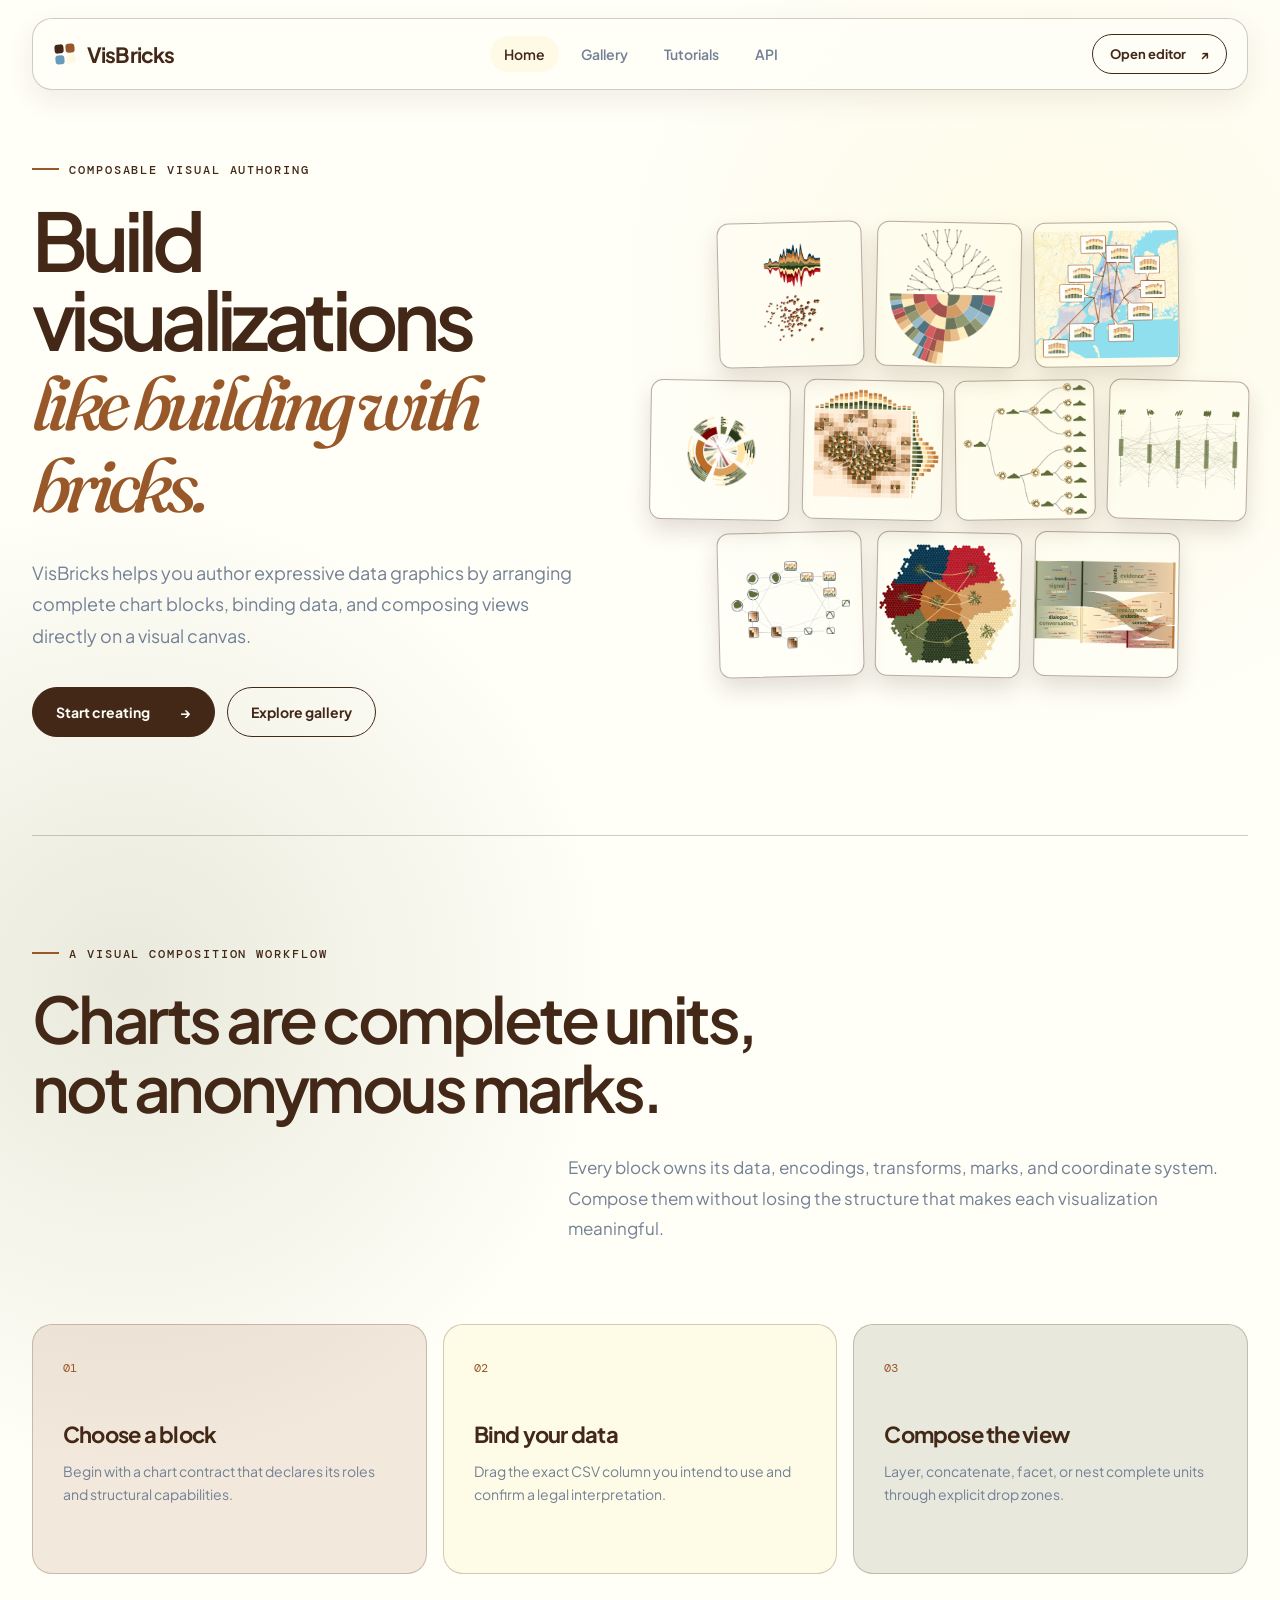
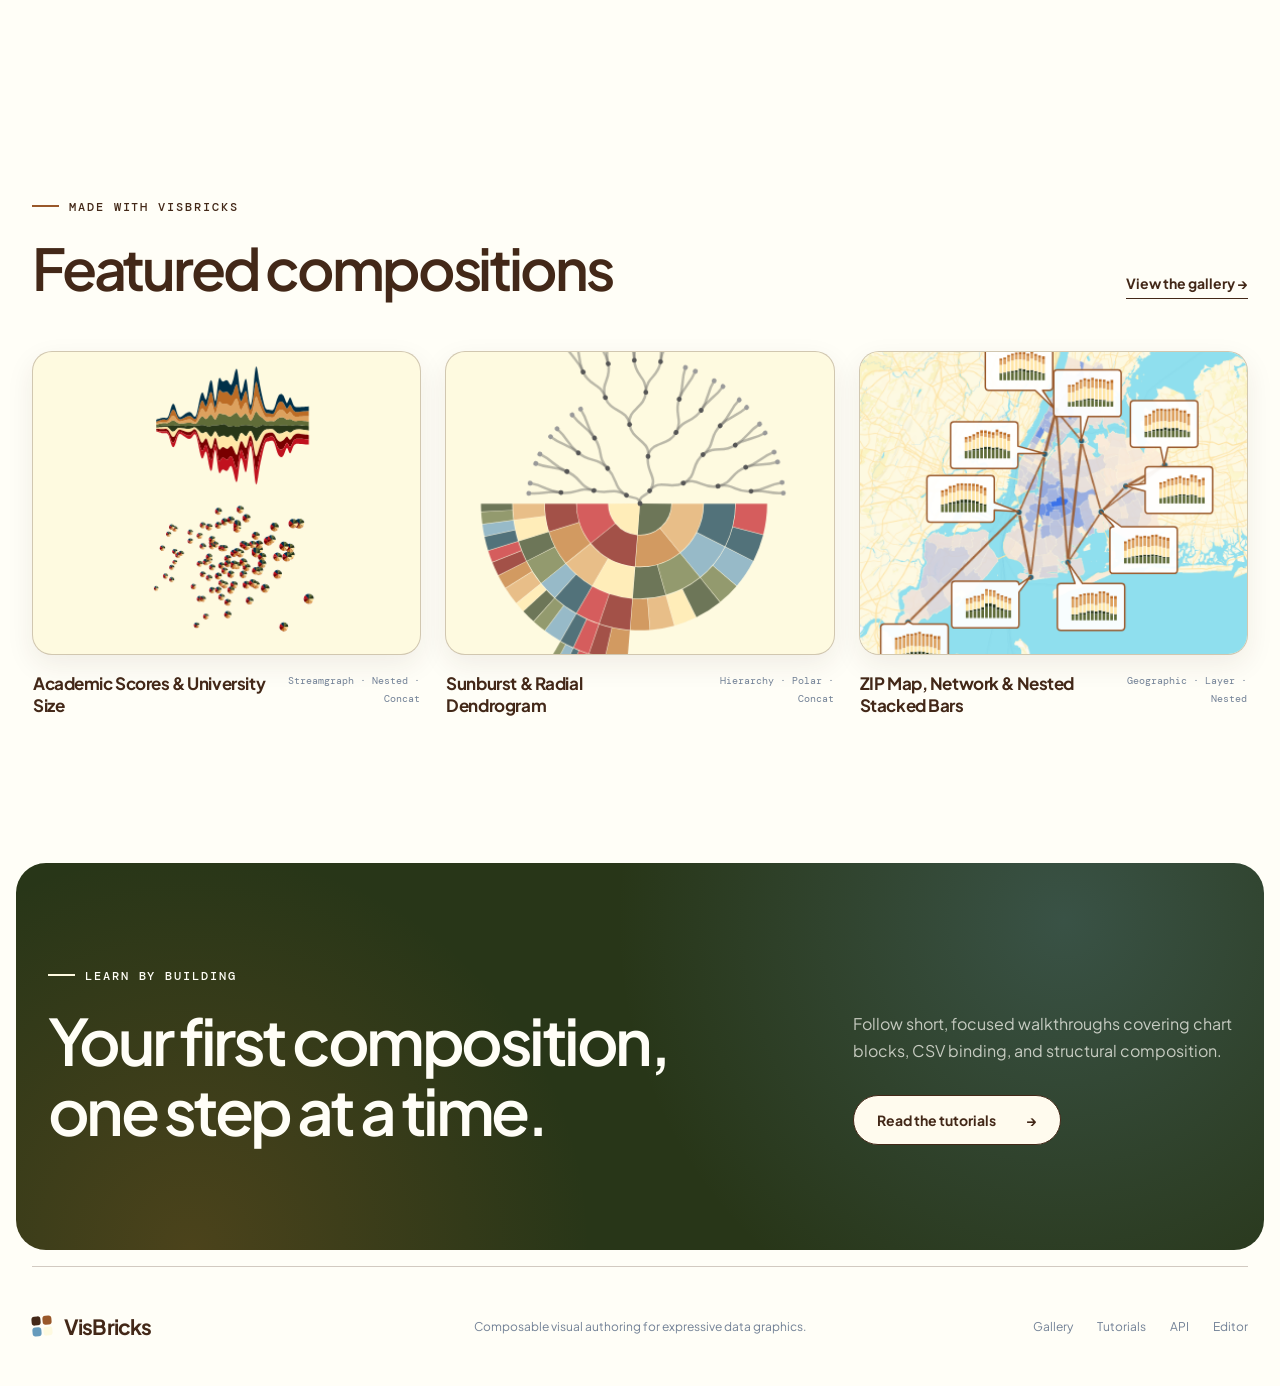
<file: index.html>
<!DOCTYPE html>
<html lang="en">
  <head>
    <meta charset="UTF-8">
    <link rel="license" href="/THIRD_PARTY_LICENSES.txt">
    <link rel="icon" href="/favicon.ico">
    <meta name="viewport" content="width=device-width, initial-scale=1.0">
    <meta name="description" content="VisBricks is a composable visual authoring environment for expressive data graphics.">
    <title>VisBricks · Composable Visual Authoring</title>
    <script type="module" crossorigin src="/assets/galleryCases--lCe6J1Q.js"></script>
    <script type="module" crossorigin src="/assets/site-main-DJy5GZHm.js"></script>
    <link rel="stylesheet" crossorigin href="/assets/site-main-kF265ZUZ.css">
  </head>
  <body>
    <div id="app"></div>
  </body>
</html>
</file>
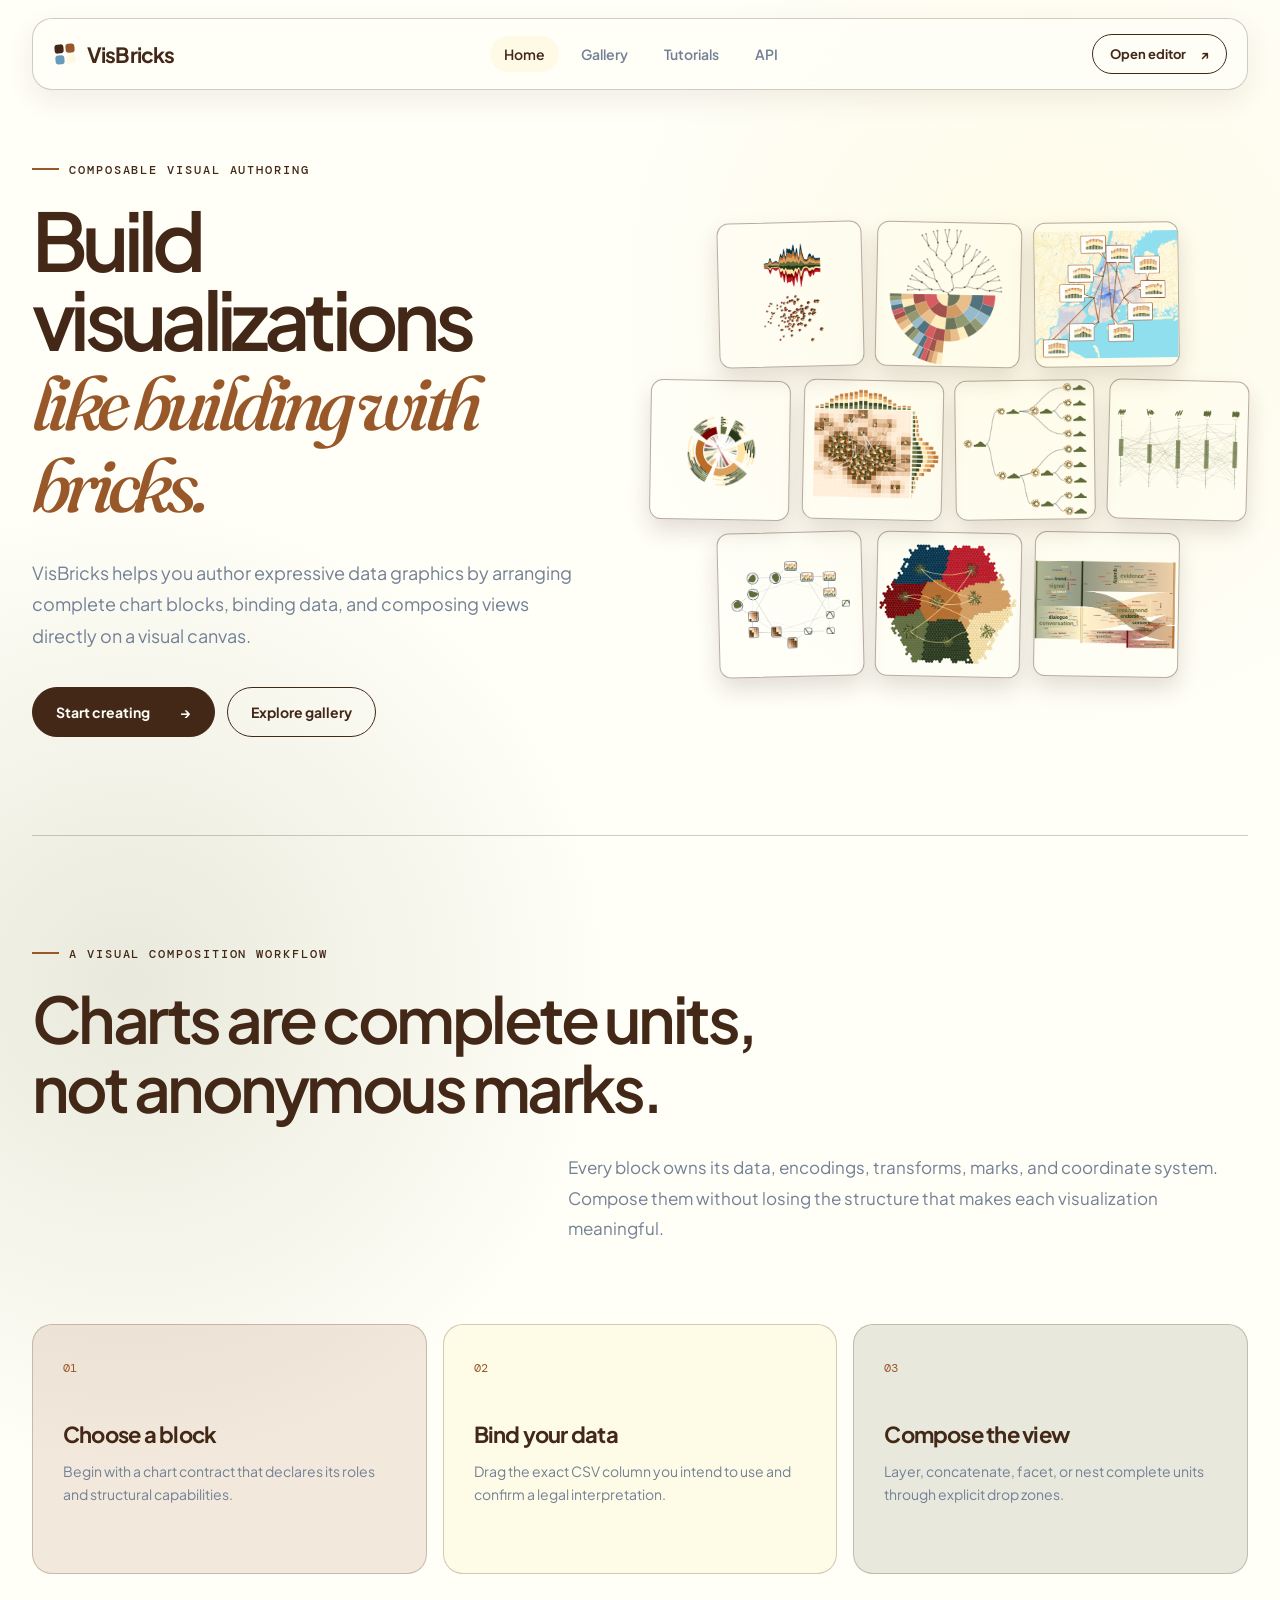
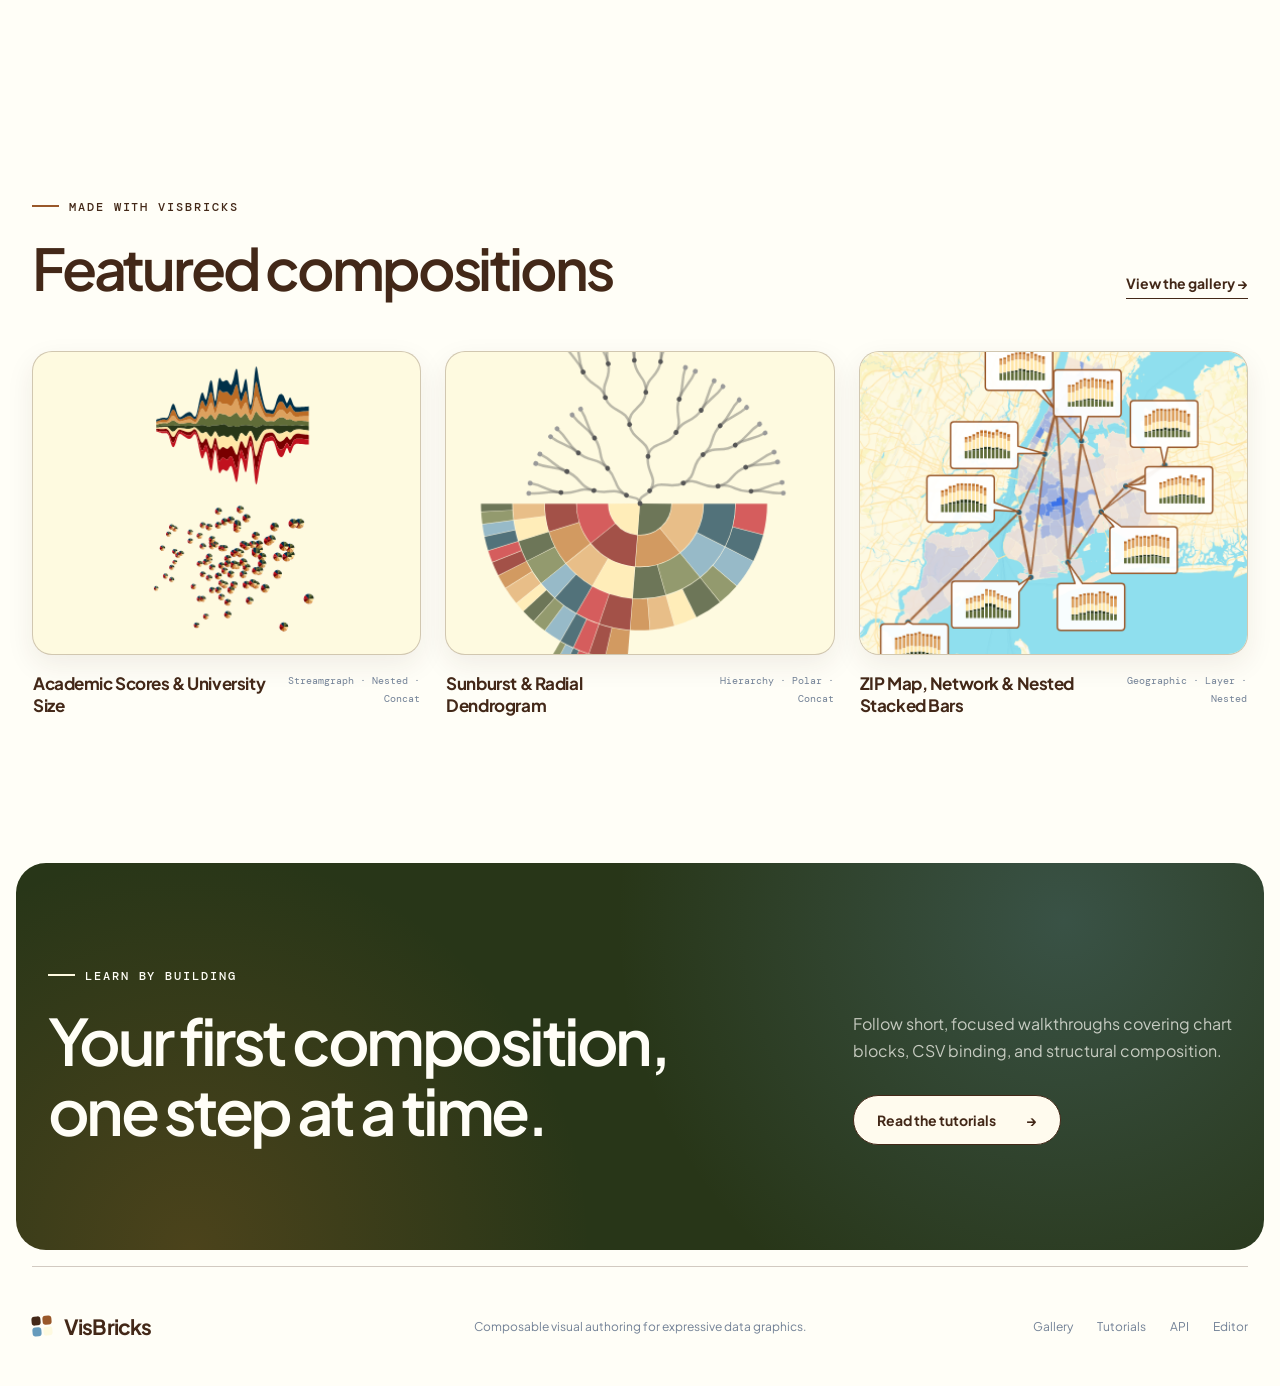
<file: api/index.html>
<!doctype html>
<html lang="en">
  <head>
    <meta charset="UTF-8">
    <link rel="license" href="/THIRD_PARTY_LICENSES.txt">
    <link rel="icon" href="/favicon.ico">
    <meta name="viewport" content="width=device-width, initial-scale=1.0">
    <meta name="description" content="Explore VisBricks composition types and Chart Block specifications.">
    <title>API · VisBricks</title>
    <script type="module" crossorigin src="/assets/galleryCases--lCe6J1Q.js"></script>
    <script type="module" crossorigin src="/assets/site-main-DJy5GZHm.js"></script>
    <link rel="stylesheet" crossorigin href="/assets/site-main-kF265ZUZ.css">
  </head>
  <body>
    <div id="app"></div>
  </body>
</html>
</file>
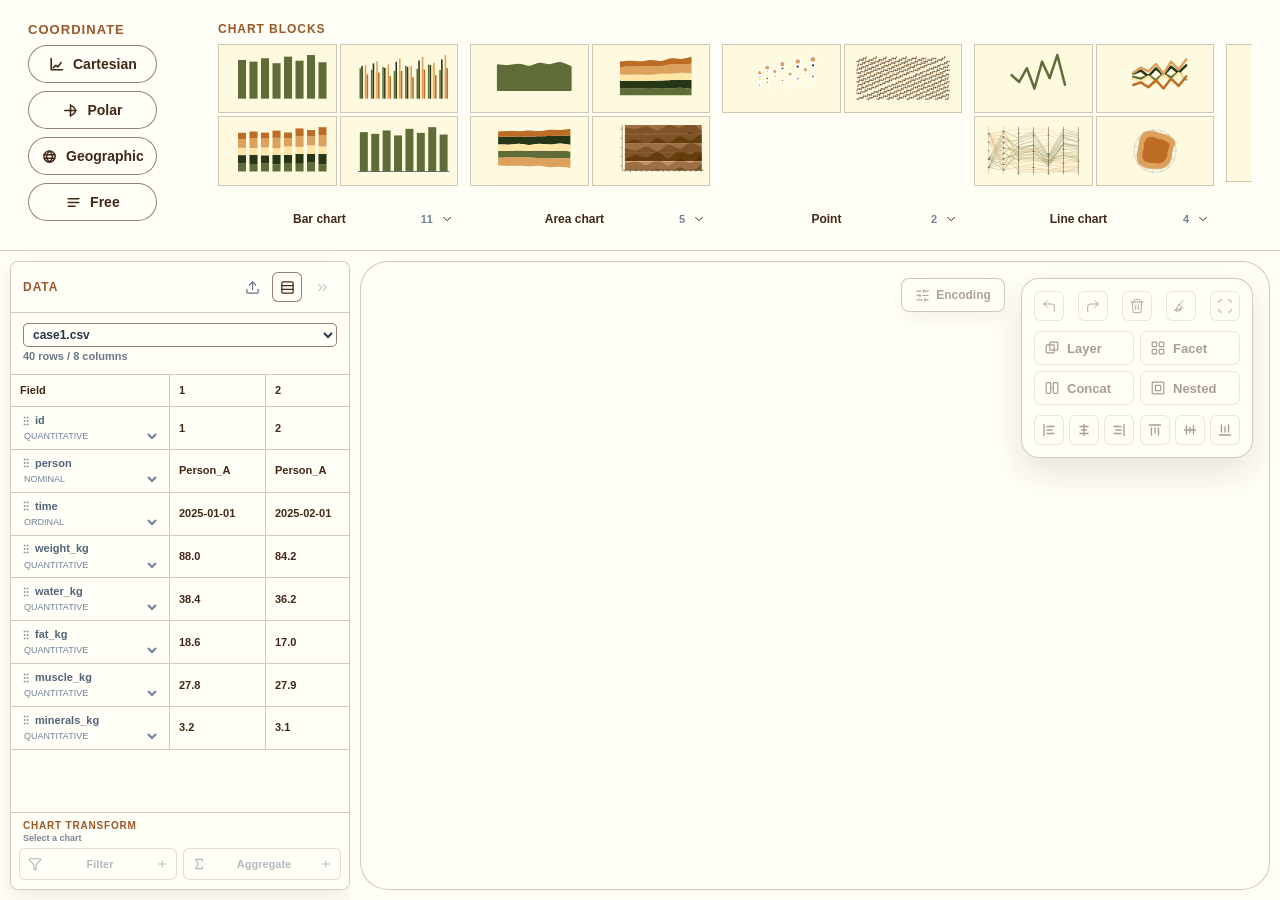
<file: editor/index.html>
<!doctype html>
<html lang="en">
  <head>
    <meta charset="UTF-8">
    <link rel="license" href="/THIRD_PARTY_LICENSES.txt">
    <link rel="icon" href="/favicon.ico">
    <meta name="viewport" content="width=device-width, initial-scale=1.0">
    <meta name="description" content="Create and compose data visualizations with VisBricks.">
    <title>Editor · VisBricks</title>
    <script type="module" crossorigin src="/assets/editor-BDP2UiG5.js"></script>
    <link rel="modulepreload" crossorigin href="/assets/galleryCases--lCe6J1Q.js">
    <link rel="stylesheet" crossorigin href="/assets/editor-YWjJ4z9l.css">
  </head>
  <body>
    <div id="gallery-editor-help"></div>
    <div id="app"></div>
  </body>
</html>
</file>
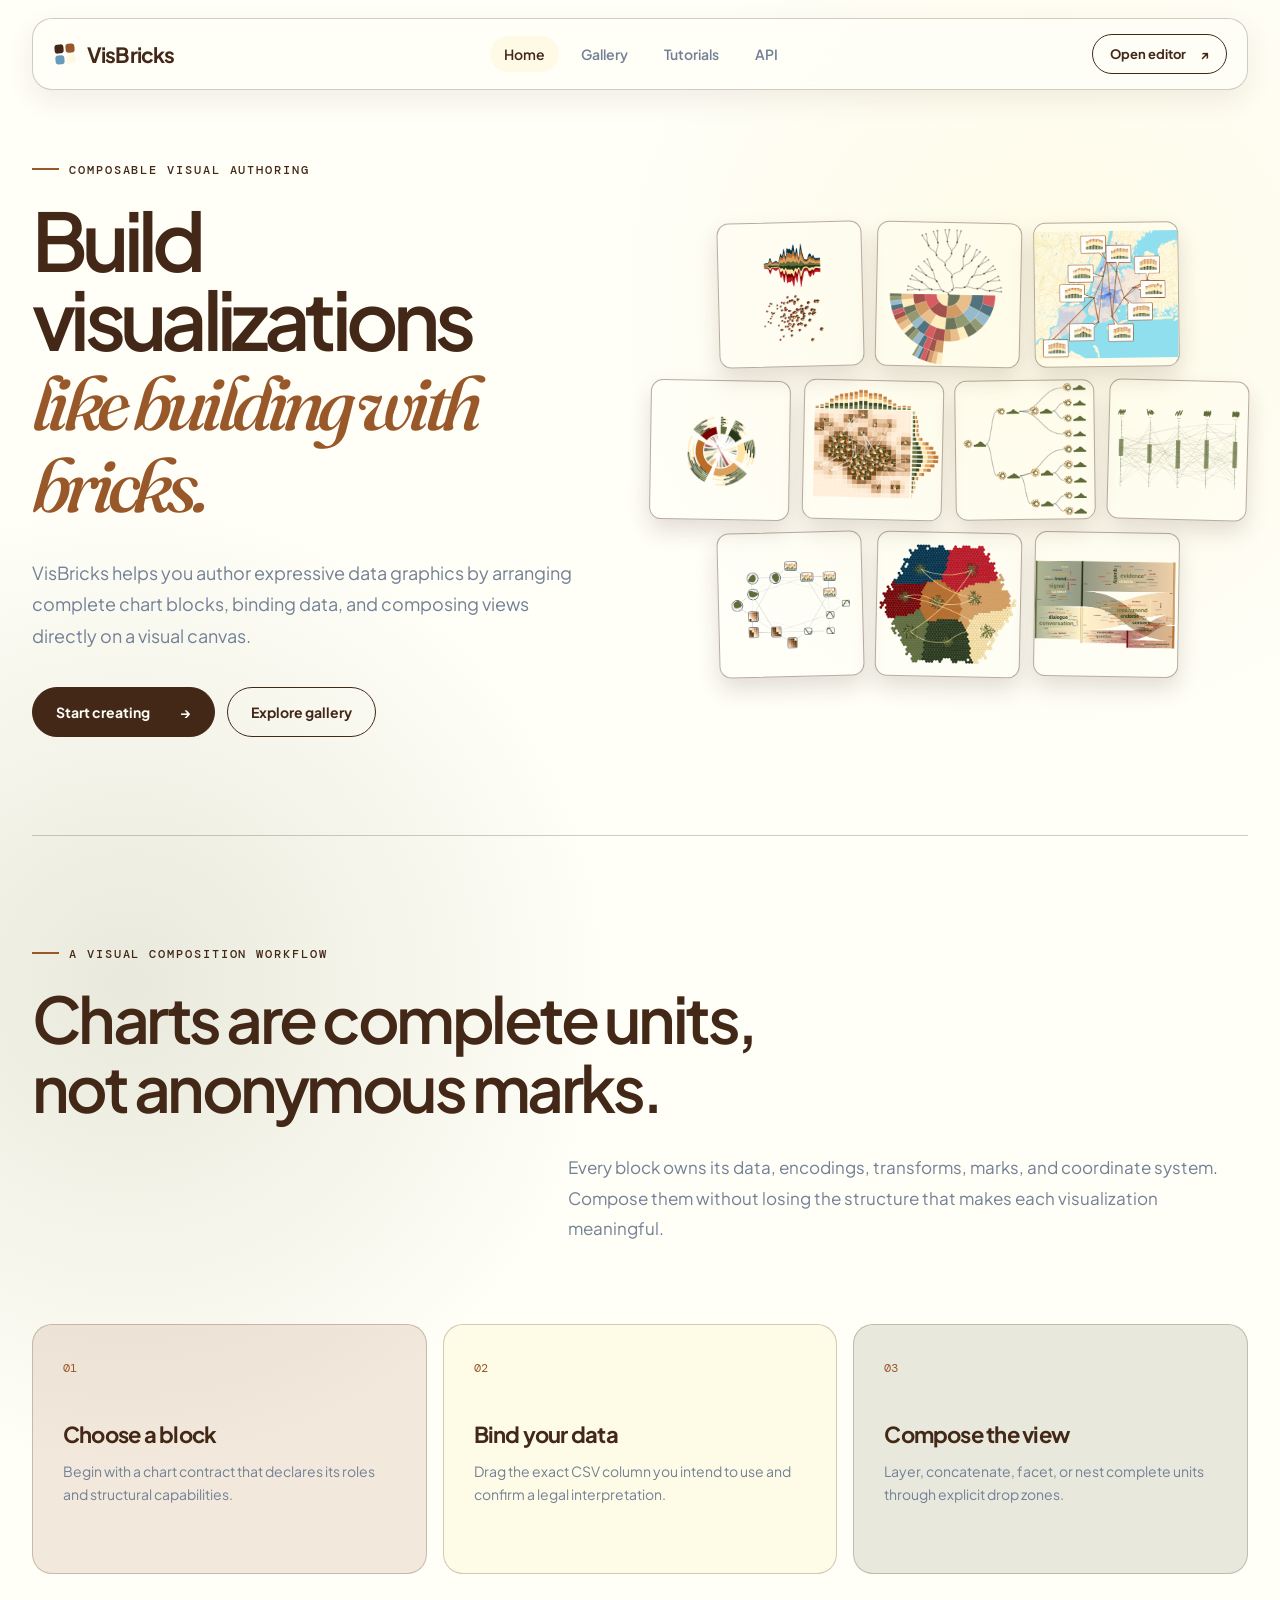
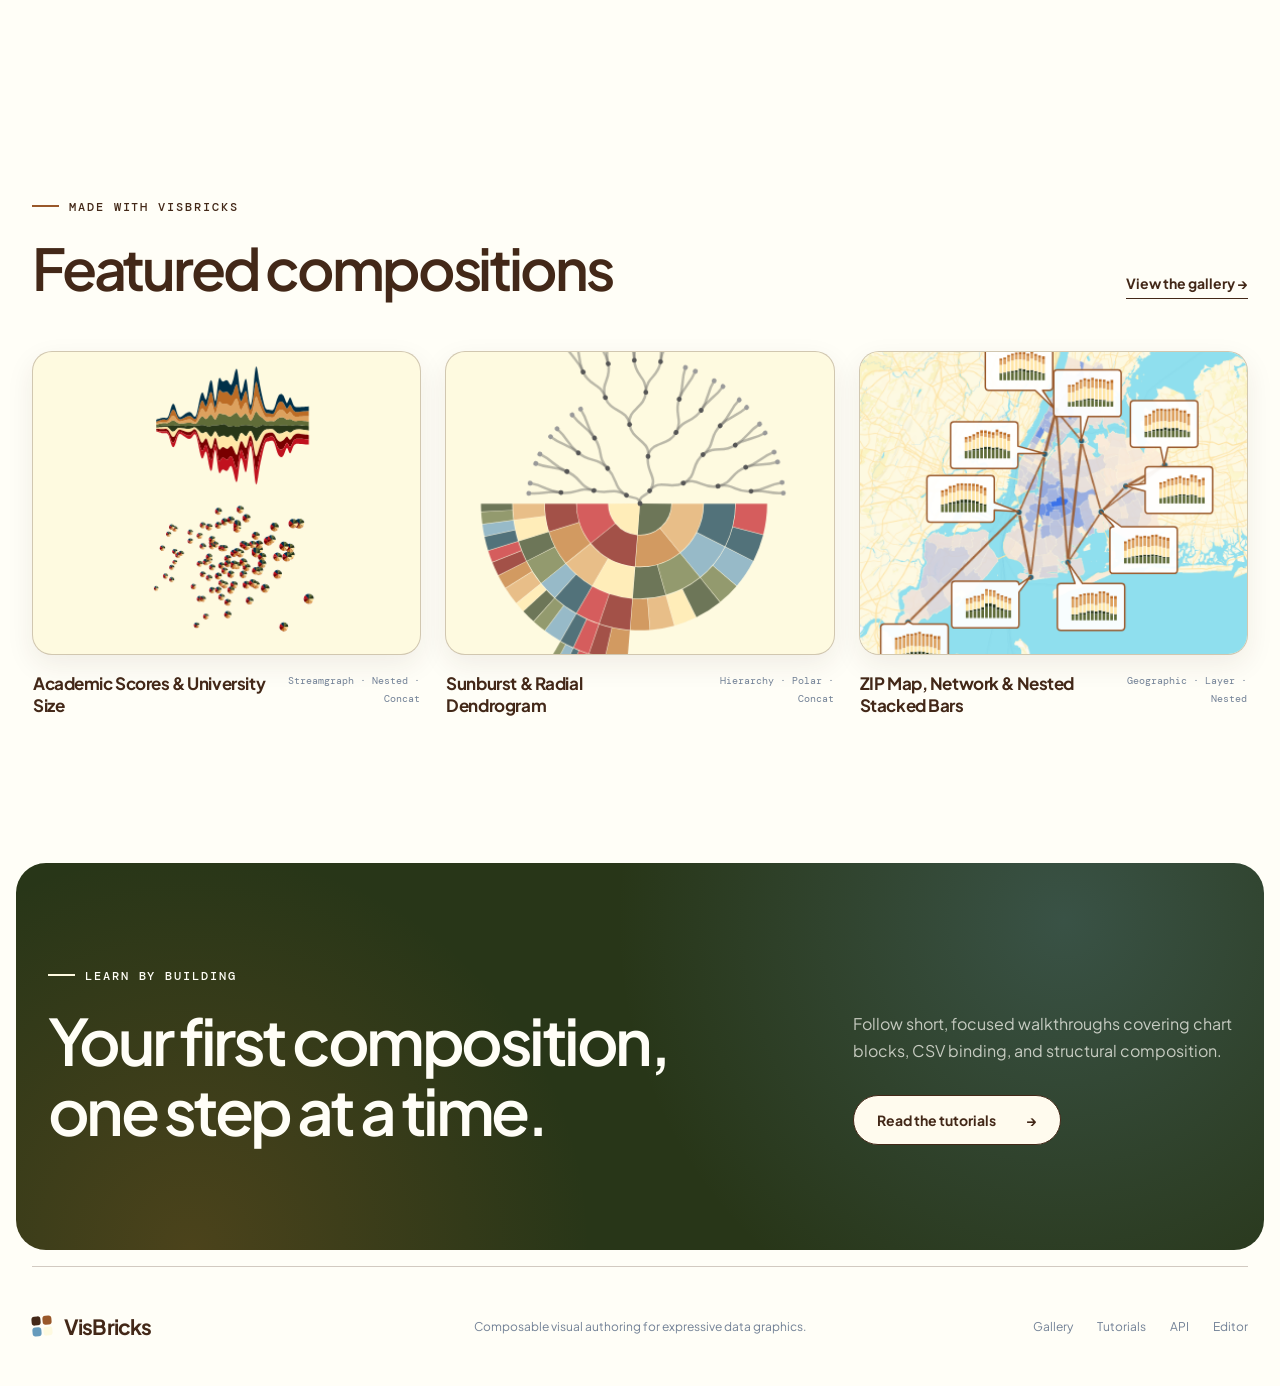
<file: gallery/index.html>
<!doctype html>
<html lang="en">
  <head>
    <meta charset="UTF-8">
    <link rel="license" href="/THIRD_PARTY_LICENSES.txt">
    <link rel="icon" href="/favicon.ico">
    <meta name="viewport" content="width=device-width, initial-scale=1.0">
    <meta name="description" content="Explore visualization compositions made with VisBricks.">
    <title>Gallery · VisBricks</title>
    <script type="module" crossorigin src="/assets/galleryCases--lCe6J1Q.js"></script>
    <script type="module" crossorigin src="/assets/site-main-DJy5GZHm.js"></script>
    <link rel="stylesheet" crossorigin href="/assets/site-main-kF265ZUZ.css">
  </head>
  <body>
    <div id="app"></div>
  </body>
</html>
</file>
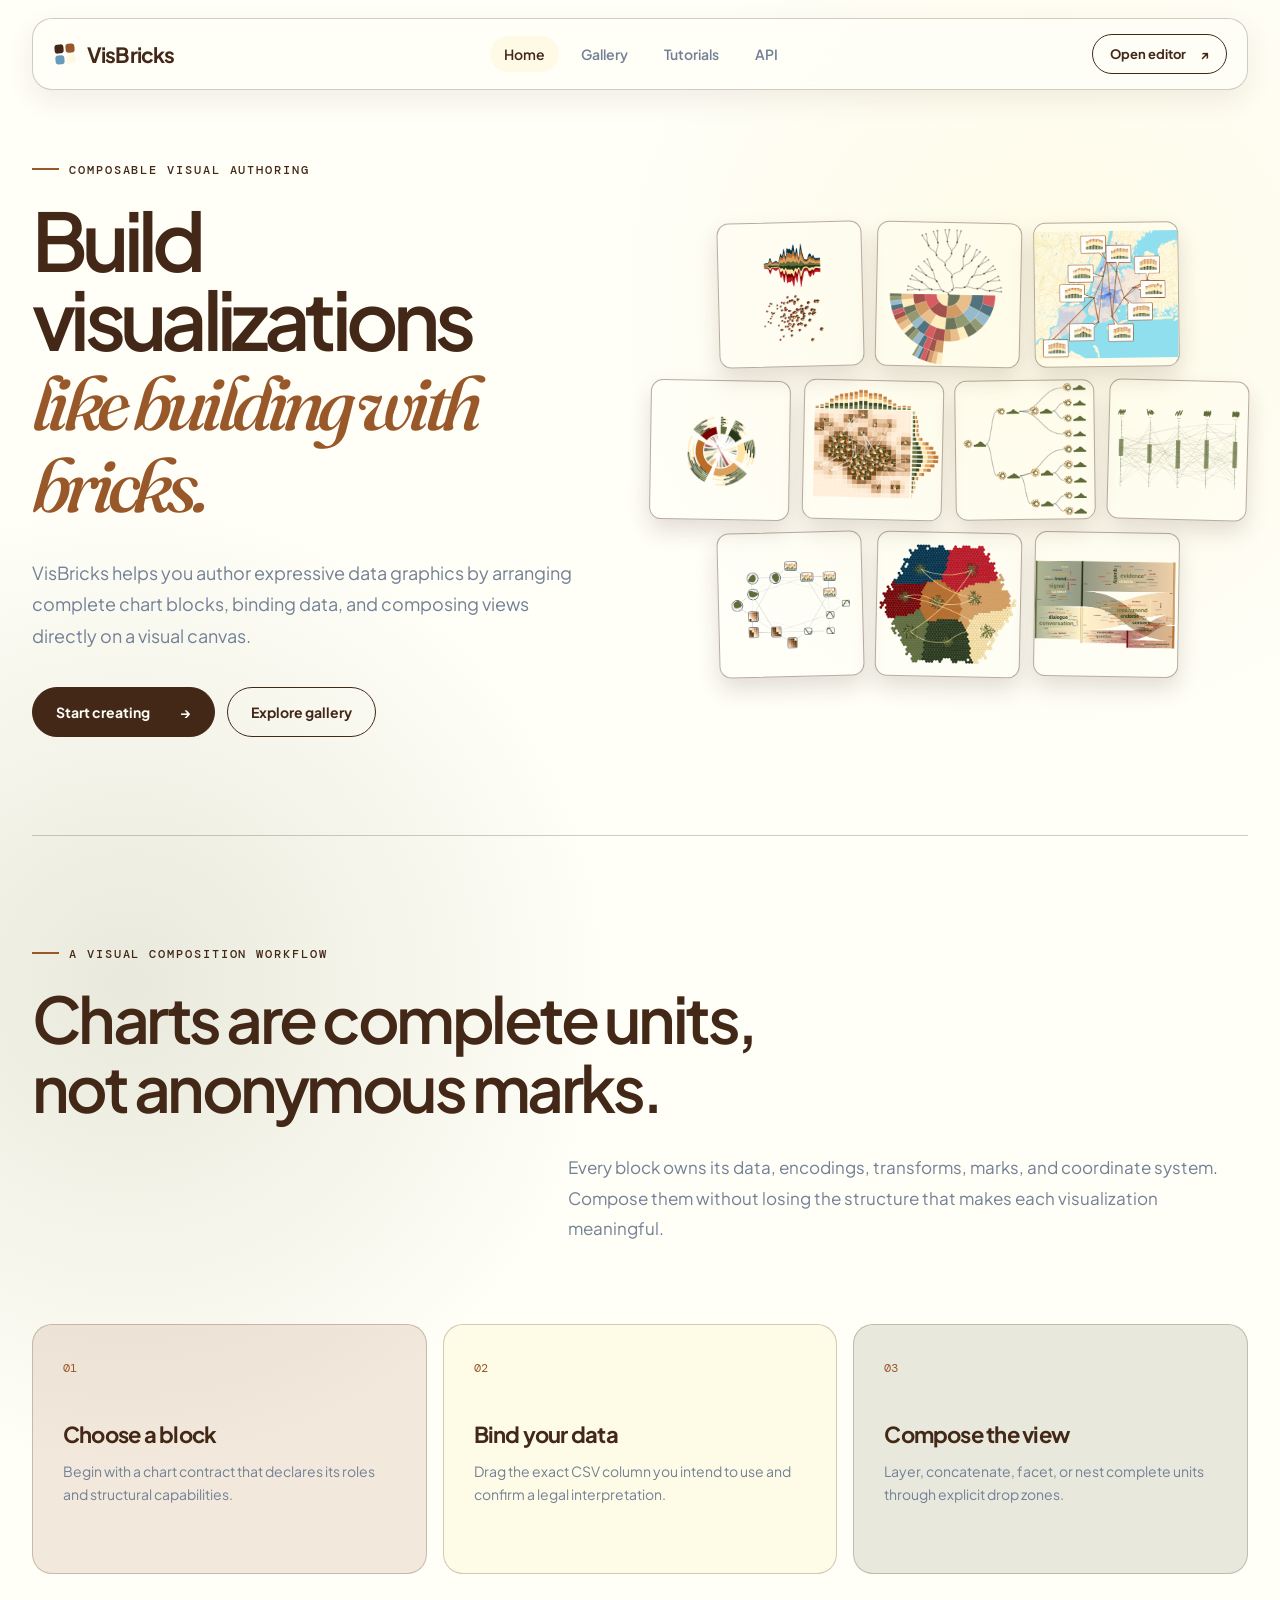
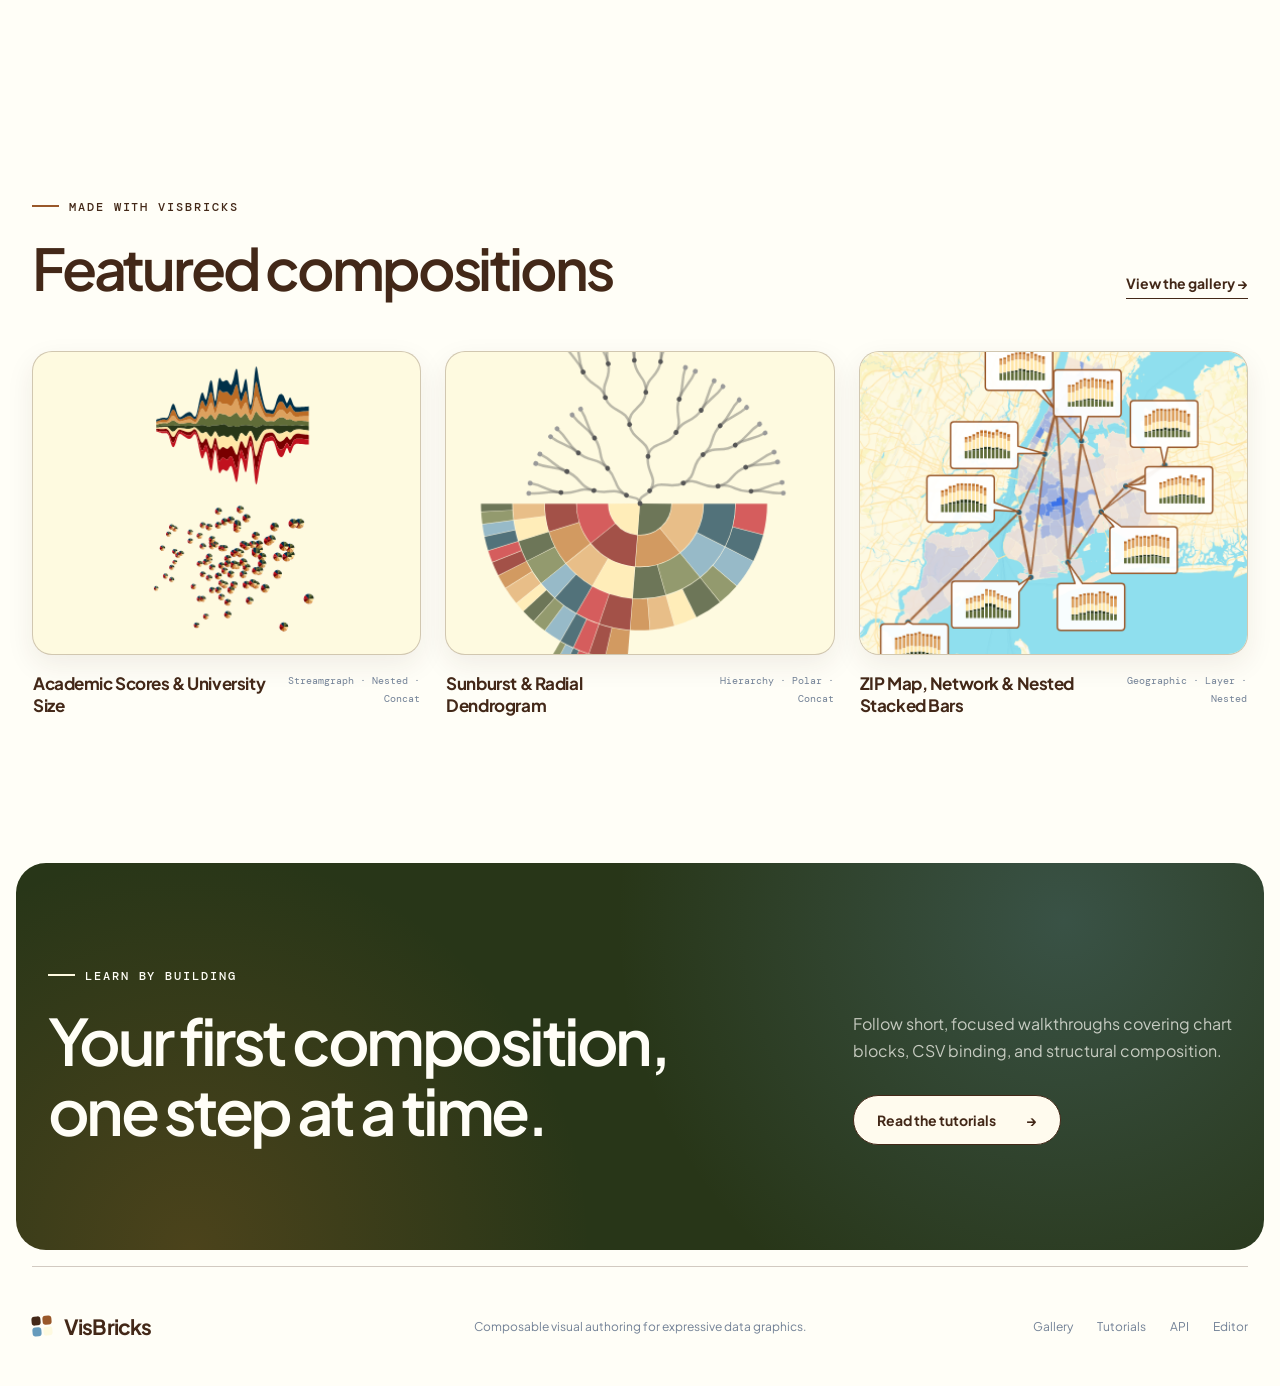
<file: tutorials/index.html>
<!doctype html>
<html lang="en">
  <head>
    <meta charset="UTF-8">
    <link rel="license" href="/THIRD_PARTY_LICENSES.txt">
    <link rel="icon" href="/favicon.ico">
    <meta name="viewport" content="width=device-width, initial-scale=1.0">
    <meta name="description" content="Learn visual authoring and composition with VisBricks tutorials.">
    <title>Tutorials · VisBricks</title>
    <script type="module" crossorigin src="/assets/galleryCases--lCe6J1Q.js"></script>
    <script type="module" crossorigin src="/assets/site-main-DJy5GZHm.js"></script>
    <link rel="stylesheet" crossorigin href="/assets/site-main-kF265ZUZ.css">
  </head>
  <body>
    <div id="app"></div>
  </body>
</html>
</file>
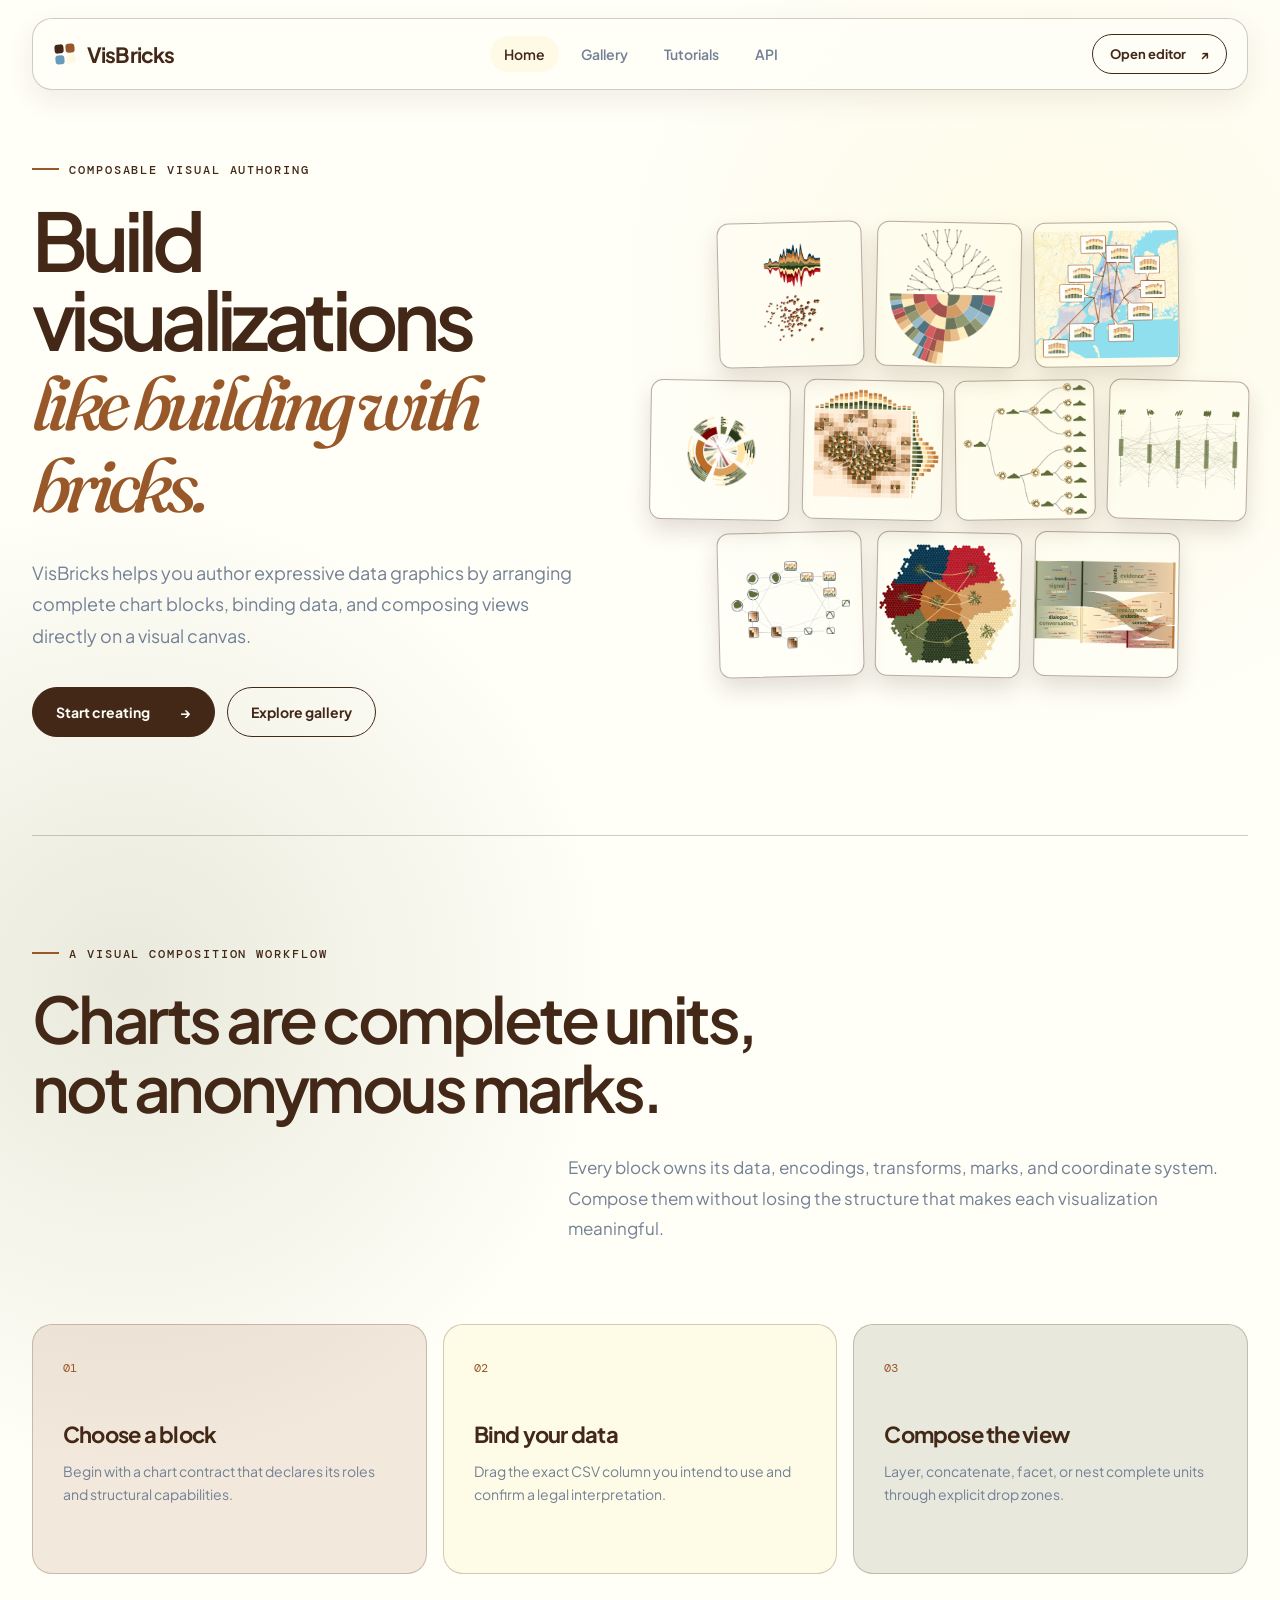
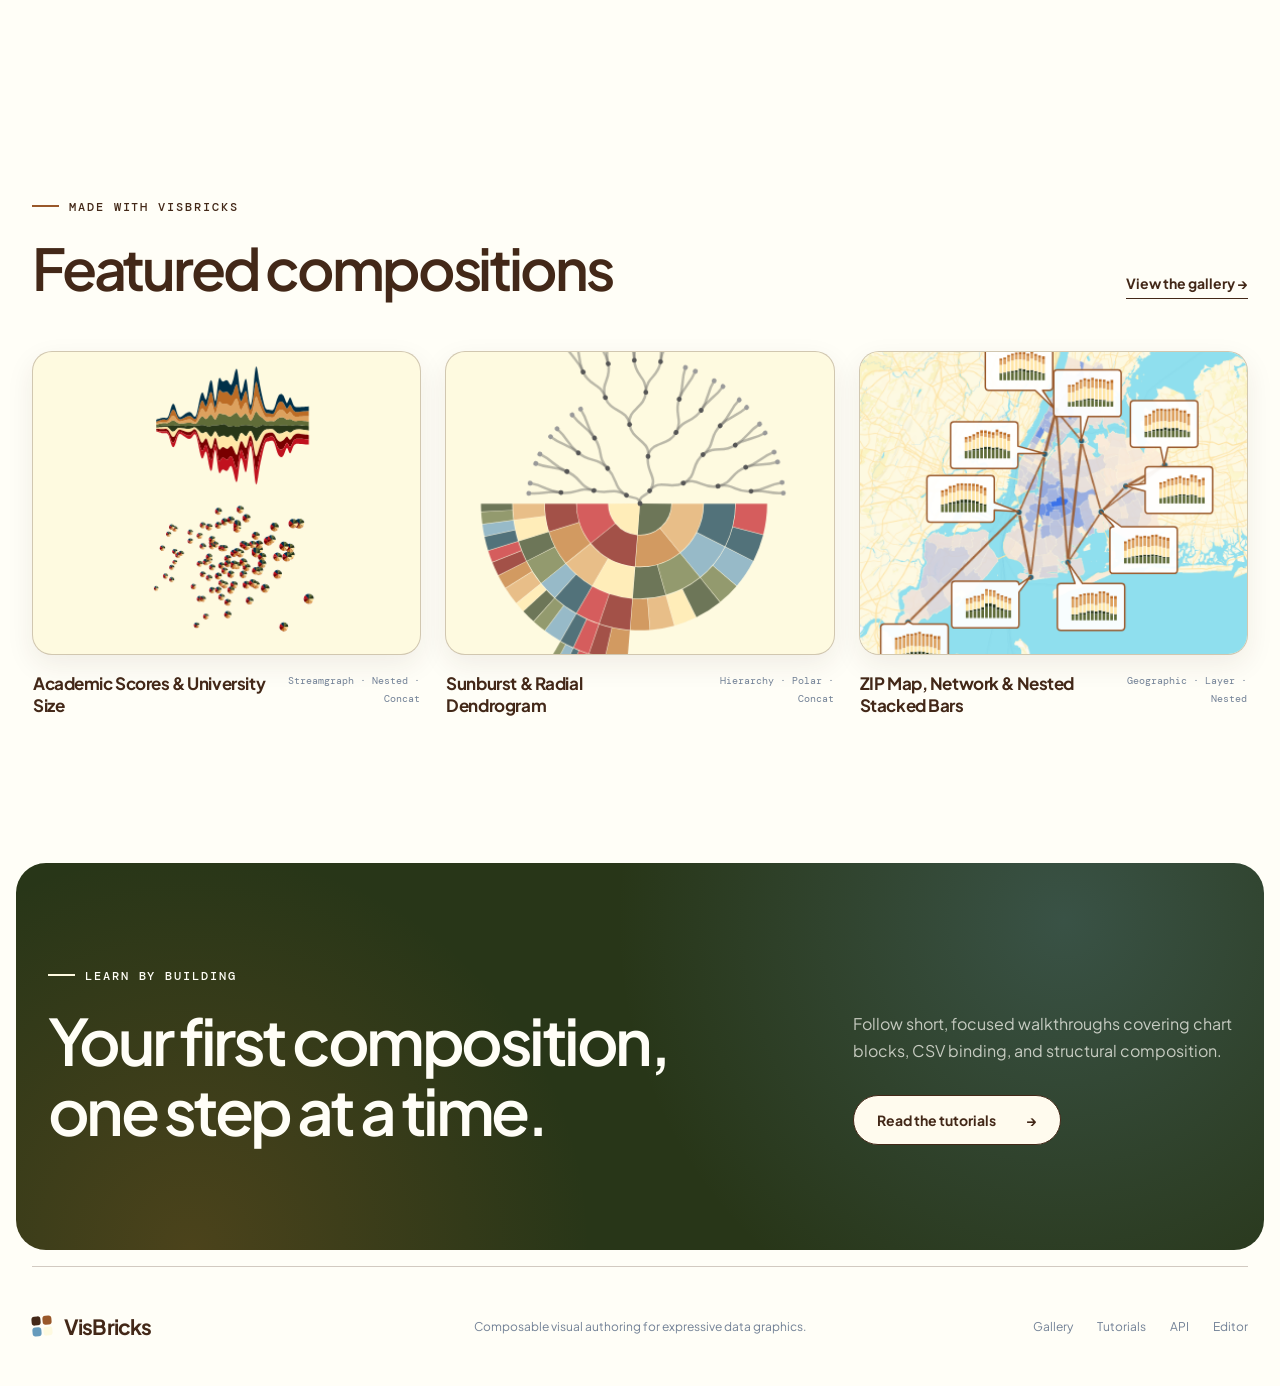
<file: gallery/example/index.html>
<!doctype html>
<html lang="en">
  <head>
    <meta charset="UTF-8">
    <link rel="license" href="/THIRD_PARTY_LICENSES.txt">
    <link rel="icon" href="/favicon.ico">
    <meta name="viewport" content="width=device-width, initial-scale=1.0">
    <meta name="description" content="Explore the blocks, source data, and preset bindings behind a VisBricks composition.">
    <title>Example · VisBricks Gallery</title>
    <script type="module" crossorigin src="/assets/galleryCases--lCe6J1Q.js"></script>
    <script type="module" crossorigin src="/assets/site-main-DJy5GZHm.js"></script>
    <link rel="stylesheet" crossorigin href="/assets/site-main-kF265ZUZ.css">
  </head>
  <body>
    <div id="app"></div>
  </body>
</html>
</file>
<file: assets/site-main-kF265ZUZ.css>
@import "https://fonts.googleapis.com/css2?family=DM+Mono:wght@400;500&family=Fraunces:opsz,wght@9..144,500;9..144,600&family=Plus+Jakarta+Sans:wght@400;500;600;700&display=swap";:root{--site-ink:#432818;--site-ink-deep:#283618;--site-muted:#728196;--site-paper:#fffef7;--site-card:#fffbee;--site-line:#4328183d;--site-accent:#99582a;--site-rust:#bc6c25;--site-cream:#fefae0;--site-olive:#606c38;--site-sky:#669bbc;--site-accent-soft:#99582a21;--site-cream-soft:#fefae0b3;--site-sky-soft:#669bbc26;--site-olive-soft:#606c3824;--site-shadow:0 18px 50px #4328181a;--site-shadow-small:0 10px 28px #43281814;--site-radius-small:12px;--site-radius-medium:20px;--site-radius-large:30px;--site-font-sans:"Plus Jakarta Sans", sans-serif;--site-font-serif:"Fraunces", Georgia, serif;--site-font-mono:"DM Mono", monospace;font-family:var(--site-font-sans);color:var(--site-ink);background:var(--site-paper);font-synthesis:none;text-rendering:optimizelegibility}*{box-sizing:border-box}html{background:var(--site-paper);min-width:320px}body{background:radial-gradient(circle at 82% 10%, var(--site-cream-soft), transparent 27rem), radial-gradient(circle at 10% 33%, var(--site-olive-soft), transparent 30rem), var(--site-paper);min-width:320px;min-height:100vh;margin:0}a{color:inherit;text-decoration:none}button,a{-webkit-tap-highlight-color:transparent}a:focus-visible,button:focus-visible{outline:3px solid var(--site-sky);outline-offset:4px}.site-shell{min-height:100vh;overflow:hidden}.site-header{z-index:10;border:1px solid var(--site-line);border-radius:var(--site-radius-medium);width:min(100% - 64px,1380px);height:72px;box-shadow:var(--site-shadow-small);-webkit-backdrop-filter:blur(18px);backdrop-filter:blur(18px);background:#fffef7d6;grid-template-columns:1fr auto 1fr;align-items:center;margin:18px auto 0;padding:0 20px 0 22px;display:grid;position:relative}.wordmark{letter-spacing:-.04em;justify-self:start;align-items:center;gap:12px;font-size:21px;font-weight:700;display:inline-flex}.wordmark-mark{grid-template-columns:repeat(2,9px);gap:2px;width:20px;display:grid;transform:rotate(-5deg)}.wordmark-mark i{background:var(--site-ink);border-radius:3px;height:9px;display:block}.wordmark-mark i:nth-child(2){background:var(--site-accent)}.wordmark-mark i:nth-child(3){background:var(--site-sky)}.wordmark-mark i:nth-child(4){background:var(--site-cream)}.site-nav{justify-content:center;align-items:center;gap:8px;font-size:14px;font-weight:600;display:flex}.site-nav a{color:var(--site-muted);border-radius:999px;padding:9px 14px;transition:color .16s,background .16s;position:relative}.site-nav a:hover,.site-nav a[aria-current=page]{color:var(--site-ink);background:var(--site-cream-soft)}.site-nav a[aria-current=page]:after{content:none}.header-cta{border:1px solid var(--site-ink);border-radius:999px;justify-self:end;align-items:center;gap:14px;padding:11px 17px;font-size:13px;font-weight:700;transition:color .16s,background .16s;display:inline-flex}.header-cta:hover{color:var(--site-paper);background:var(--site-ink)}.hero{grid-template-columns:minmax(0,.95fr) minmax(520px,1.05fr);align-items:center;gap:6vw;width:min(100% - 64px,1380px);min-height:690px;margin:0 auto;padding:72px 0 98px;display:grid}.eyebrow,.section-kicker,.tutorial-label{font-family:var(--site-font-mono);letter-spacing:.16em;margin:0 0 22px;font-size:12px;font-weight:500}.eyebrow:before,.section-kicker:before{background:var(--site-accent);content:"";width:27px;height:2px;margin:0 10px 4px 0;display:inline-block}.hero h1,.page-intro h1{letter-spacing:-.07em;max-width:760px;margin:0;font-size:clamp(56px,6.3vw,94px);font-weight:600;line-height:.98}.hero h1 em{color:var(--site-accent);font-family:var(--site-font-serif);font-size:.94em;font-weight:500}.hero-lede{max-width:610px;color:var(--site-muted);margin:34px 0 0;font-size:18px;line-height:1.75}.hero-actions{gap:12px;margin-top:36px;display:flex}.button{border:1px solid var(--site-ink);border-radius:999px;justify-content:center;align-items:center;gap:30px;min-height:50px;padding:0 23px;font-size:14px;font-weight:700;transition:transform .16s,box-shadow .16s;display:inline-flex}.button:hover{transform:translateY(-2px);box-shadow:0 8px 20px #43281829}.button-primary{color:var(--site-paper);background:var(--site-ink)}.button-secondary{background:0 0}.button-light{color:var(--site-ink);background:var(--site-card)}.hero-visual{min-width:0}.hero-gallery{flex-direction:column;align-items:center;gap:13px;padding:14px 0;display:flex}.hero-gallery-row{justify-content:center;gap:13px;width:100%;display:flex}.hero-gallery-card{--card-tilt:-1.4deg;aspect-ratio:1;min-width:0;transform:rotate(var(--card-tilt));border:1.5px solid #43281861;border-radius:12px;flex:0 145px;transition:border-color .18s,box-shadow .18s,transform .18s;overflow:hidden;box-shadow:0 11px 22px #43281826}.hero-gallery-card:nth-child(2){--card-tilt:1.2deg}.hero-gallery-card:nth-child(3){--card-tilt:-.75deg}.hero-gallery-card:nth-child(4){--card-tilt:1.45deg}.hero-gallery-row:nth-child(2) .hero-gallery-card:first-child,.hero-gallery-row:nth-child(3) .hero-gallery-card:last-child{--card-tilt:.9deg}.hero-gallery-card:hover{z-index:1;border-color:var(--site-accent);transform:rotate(var(--card-tilt)) translateY(-4px) scale(1.035);box-shadow:0 17px 30px #43281838}.hero-gallery-card img{object-fit:contain;width:100%;height:100%;display:block}.section-wrap{width:min(100% - 64px,1220px);margin:0 auto}.manifesto{border-top:1px solid var(--site-line);padding:110px 0}.manifesto>h2,.section-heading h2,.learn-inner h2{letter-spacing:-.055em;max-width:780px;margin:0;font-size:clamp(42px,5vw,68px);font-weight:600;line-height:1.08}.manifesto>p:not(.section-kicker){max-width:680px;color:var(--site-muted);margin:30px 0 0 auto;font-size:17px;line-height:1.8}.principle-grid{grid-template-columns:repeat(3,1fr);gap:16px;margin-top:80px;display:grid}.principle-grid article{border:1px solid var(--site-line);border-radius:var(--site-radius-medium);background:#fffef79e;min-height:250px;padding:30px}.principle-grid article+article{padding-left:30px}.principle-grid article:first-child{background:var(--site-accent-soft)}.principle-grid article:nth-child(2){background:var(--site-cream-soft)}.principle-grid article:nth-child(3){background:var(--site-olive-soft)}.principle-grid span,.tutorial-number{color:var(--site-accent);font-family:var(--site-font-mono);font-size:12px}.principle-grid h3{letter-spacing:-.035em;margin:44px 0 12px;font-size:22px}.principle-grid p{color:var(--site-muted);margin:0;font-size:14px;line-height:1.65}.featured{padding:115px 0 130px}.section-heading{justify-content:space-between;align-items:end;margin-bottom:52px;display:flex}.section-heading h2{font-size:clamp(40px,4.5vw,62px)}.text-link{border-bottom:1px solid var(--site-ink);padding-bottom:6px;font-size:14px;font-weight:700}.featured-grid{grid-template-columns:repeat(3,1fr);gap:24px;display:grid}.gallery-card{border-radius:var(--site-radius-medium);display:block}.gallery-image{aspect-ratio:1.28;border:1px solid var(--site-line);border-radius:var(--site-radius-medium);background:var(--site-cream);box-shadow:var(--site-shadow-small);overflow:hidden}.gallery-image img{object-fit:cover;width:100%;height:100%;transition:transform .26s;display:block}.gallery-card:hover .gallery-image img{transform:scale(1.025)}.gallery-card-copy{justify-content:space-between;align-items:start;padding:17px 1px;display:flex}.gallery-card-copy h3,.gallery-card-copy h2{letter-spacing:-.025em;margin:0;font-size:17px}.gallery-card-copy>span{color:var(--site-muted);font-family:var(--site-font-mono);text-align:right;font-size:10px;line-height:1.8}.learn-band{border-radius:var(--site-radius-large);width:min(100% - 32px,1380px);color:var(--site-paper);background:radial-gradient(circle at 84% 15%, #669bbc47, transparent 28rem), radial-gradient(circle at 14% 100%, #bc6c253d, transparent 25rem), var(--site-ink-deep);margin:0 auto 16px;overflow:hidden}.learn-inner{grid-template-columns:1.3fr .7fr;align-items:end;gap:100px;padding:105px 0;display:grid}.learn-inner .section-kicker:before{background:var(--site-cream)}.learn-copy p{color:#fffef7b8;margin:0 0 30px;line-height:1.7}.subpage{min-height:70vh}.page-intro{border-bottom:1px solid var(--site-line);padding:110px 0 95px}.page-intro h1{font-size:clamp(54px,6vw,86px)}.page-intro>p:last-child{max-width:650px;color:var(--site-muted);margin:32px 0 0 auto;font-size:17px;line-height:1.75}.gallery-overview-grid{grid-template-columns:repeat(3,minmax(0,1fr));gap:24px;padding-top:80px;padding-bottom:130px;display:grid}.gallery-overview-card{border:1px solid var(--site-line);border-radius:var(--site-radius-medium);background:var(--site-card);box-shadow:var(--site-shadow-small);flex-direction:column;transition:transform .18s,box-shadow .18s;display:flex;overflow:hidden}.gallery-overview-card:hover{box-shadow:var(--site-shadow);transform:translateY(-4px)}.gallery-overview-image{aspect-ratio:1;border-bottom:1px solid var(--site-line);background:var(--site-cream);position:relative;overflow:hidden}.gallery-overview-image img,.gallery-detail-image img{object-fit:contain;width:100%;height:100%;transition:transform .26s;display:block}.gallery-overview-card:hover .gallery-overview-image img{transform:scale(1.025)}.gallery-overview-copy{flex-direction:column;flex:1;align-items:start;padding:22px 24px 24px;display:flex}.gallery-detail-intro .tag-list{justify-content:start;margin-bottom:18px}.gallery-overview-copy .gallery-overview-tags{justify-content:flex-start;margin:0 0 28px}.overview-link{border-bottom:1px solid var(--site-ink);align-items:center;gap:14px;margin-top:auto;padding-bottom:4px;font-size:12px;font-weight:700;display:inline-flex}.gallery-item-number{z-index:1;border:1px solid var(--site-line);width:46px;height:46px;font-family:var(--site-font-mono);box-shadow:var(--site-shadow-small);background:#fffef7e6;border-radius:50%;place-items:center;font-size:11px;display:grid;position:absolute;top:20px;left:20px}.gallery-detail-page>article{padding-top:48px;padding-bottom:130px}.back-link{color:var(--site-muted);align-items:center;gap:10px;margin-bottom:30px;font-size:13px;font-weight:600;display:inline-flex}.back-link:hover{color:var(--site-ink)}.gallery-detail-hero{border:1px solid var(--site-line);border-radius:var(--site-radius-large);background:var(--site-card);box-shadow:var(--site-shadow-small);grid-template-columns:minmax(0,1.12fr) minmax(360px,.88fr);display:grid;overflow:hidden}.gallery-detail-image{border-right:1px solid var(--site-line);background:var(--site-cream);min-height:570px;position:relative}.gallery-detail-intro{flex-direction:column;justify-content:center;align-items:start;padding:54px;display:flex}.gallery-detail-intro .section-kicker{margin-bottom:20px}.gallery-detail-intro h1{letter-spacing:-.045em;margin:0;font-size:clamp(44px,5vw,68px);font-weight:600;line-height:1.02}.gallery-detail-intro>p:not(.section-kicker){max-width:620px;color:var(--site-muted);margin:22px 0 0;font-size:15px;line-height:1.75}.detail-intro-action{flex-wrap:wrap;align-items:center;gap:18px;margin-top:34px;display:flex}.detail-intro-action>span{max-width:150px;color:var(--site-muted);font-size:10px;line-height:1.5}.gallery-detail-content{border-top:1px solid var(--site-line);margin-top:54px}.detail-section{border-bottom:1px solid var(--site-line);grid-template-columns:220px minmax(0,1fr);gap:42px;padding:58px 0;display:grid}.detail-section-label{color:var(--site-accent);font-family:var(--site-font-mono);letter-spacing:.12em;margin:4px 0 0;font-size:10px;font-weight:500}.detail-section h2,.detail-compose-card h2{letter-spacing:-.045em;margin:0;font-size:clamp(30px,3.6vw,48px);font-weight:600}.detail-section>div>p{max-width:650px;color:var(--site-muted);margin:14px 0 0;font-size:14px;line-height:1.7}.detail-block-list{grid-template-columns:repeat(3,minmax(0,1fr));gap:12px;margin:30px 0 0;padding:0;list-style:none;display:grid}.detail-block-list li{border:1px solid var(--site-line);border-radius:var(--site-radius-small);background:var(--site-card);align-items:center;gap:12px;min-height:74px;padding:16px;font-size:12px;font-weight:700;display:flex}.detail-block-list li span{background:var(--site-olive);border-radius:3px;flex:none;width:10px;height:10px}.detail-block-list li:nth-child(2) span{background:var(--site-rust)}.detail-block-list li:nth-child(3) span{background:var(--site-sky)}.detail-file-card{border:1px solid var(--site-line);border-radius:var(--site-radius-medium);background:var(--site-card);grid-template-columns:110px minmax(180px,.8fr) minmax(260px,1.2fr);align-items:center;gap:20px;margin-top:30px;padding:22px;display:grid}.detail-file-card>span{background:var(--site-cream);font-family:var(--site-font-mono);letter-spacing:.08em;border-radius:999px;justify-self:start;padding:6px 9px;font-size:9px}.detail-file-card strong{overflow-wrap:anywhere;font-size:13px}.detail-file-card p{color:var(--site-muted);margin:0;font-size:12px;line-height:1.6}.detail-file-links{flex-wrap:wrap;gap:8px;margin:12px 0 0;padding:0;list-style:none;display:flex}.detail-file-links a{border:1px solid var(--site-line);color:var(--site-ink);background:var(--site-paper);font-family:var(--site-font-mono);border-radius:9px;padding:6px 9px;font-size:9px;text-decoration:none;display:inline-flex}.detail-file-links a:hover{border-color:var(--site-rust);color:var(--site-rust-dark)}.detail-file-links a:focus-visible{outline-offset:2px;outline:3px solid #669bbc61}.detail-binding-list{max-width:780px;margin:30px 0 0}.detail-binding-list>div{border-bottom:1px solid var(--site-line);grid-template-columns:minmax(0,1fr) minmax(0,1fr);gap:28px;padding:16px 0;display:grid}.detail-binding-list>div:last-child{border-bottom:0}.detail-binding-list dt,.detail-binding-list dd{overflow-wrap:anywhere;margin:0;font-size:13px;line-height:1.5}.detail-binding-list dt{color:var(--site-ink);font-family:var(--site-font-mono)}.detail-binding-list dd{color:var(--site-muted)}.detail-compose-card{border-radius:var(--site-radius-large);color:var(--site-paper);background:var(--site-ink-deep);justify-content:space-between;align-items:end;gap:60px;margin-top:54px;padding:46px;display:flex}.detail-compose-card .detail-section-label{color:var(--site-cream);margin-bottom:14px}.detail-compose-card>div>p:last-child{color:#fffef7b8;max-width:680px;margin:14px 0 0;font-size:13px;line-height:1.7}.tag-list{flex-wrap:wrap;justify-content:end;gap:6px;margin:0;padding:0;list-style:none;display:flex}.tag-list li{border:1px solid var(--site-line);background:var(--site-card);font-family:var(--site-font-mono);text-transform:uppercase;border-radius:999px;padding:5px 8px;font-size:9px}.api-intro{padding:100px 0 88px 264px}.api-intro h1{letter-spacing:-.07em;max-width:920px;margin:0;font-size:clamp(58px,7vw,104px);font-weight:600;line-height:.95}.api-intro>p:not(.section-kicker){max-width:730px;color:var(--site-muted);margin:34px 0 0 auto;font-size:17px;line-height:1.8}.api-summary{border-top:1px solid var(--site-line);border-bottom:1px solid var(--site-line);grid-template-columns:repeat(3,minmax(0,1fr));margin:64px 0 0;display:grid}.api-summary>div{border-right:1px solid var(--site-line);justify-content:space-between;align-items:end;gap:20px;min-height:108px;padding:22px 26px;display:flex}.api-summary>div:last-child{border-right:0}.api-summary dt,.api-summary dd{margin:0}.api-summary dt{color:var(--site-muted);font-family:var(--site-font-mono);letter-spacing:.08em;text-transform:uppercase;font-size:9px}.api-summary dd{font-family:var(--site-font-serif);font-size:42px;line-height:1}.api-layout{grid-template-columns:210px minmax(0,1fr);align-items:start;gap:54px;padding-bottom:140px;display:grid}.api-index{z-index:4;scrollbar-width:thin;width:210px;max-height:calc(100vh - 136px);padding:20px 0;position:fixed;top:112px;left:max(32px,50vw - 690px);overflow-y:auto}.api-index nav{gap:32px;display:grid}.api-index nav>div{gap:3px;display:grid}.api-index p{color:var(--site-accent);font-family:var(--site-font-mono);letter-spacing:.1em;margin:0 0 9px;font-size:8px}.api-index a{color:var(--site-muted);border-radius:8px;justify-content:space-between;align-items:center;gap:10px;padding:6px 9px;font-size:10px;line-height:1.35;display:flex}.api-index a:hover{color:var(--site-ink);background:var(--site-cream-soft)}.api-index a span{color:var(--site-accent);font-family:var(--site-font-mono);font-size:8px}.api-reference{grid-column:2;min-width:0}.api-reference-section{border-top:1px solid var(--site-line);padding:48px 0 84px;scroll-margin-top:24px}.api-section-heading{grid-template-columns:180px minmax(0,1fr);gap:32px;margin-bottom:44px;display:grid}.api-section-heading h2{letter-spacing:-.055em;margin:0;font-size:clamp(36px,4.2vw,58px);font-weight:600;line-height:1.04}.api-section-heading>div>p{max-width:680px;color:var(--site-muted);margin:16px 0 0;font-size:13px;line-height:1.7}.composition-reference-list{gap:18px;display:grid}.composition-reference-card{border:1px solid var(--site-line);border-radius:var(--site-radius-medium);background:#fff3d0a3;padding:30px;scroll-margin-top:24px}.composition-reference-card>header{grid-template-columns:76px minmax(0,1fr) auto;align-items:center;gap:20px;display:grid}.composition-reference-card>header span{color:var(--site-accent);font-family:var(--site-font-mono);letter-spacing:.12em;font-size:9px}.composition-reference-card h3{letter-spacing:-.04em;margin:2px 0 0;font-size:28px}.composition-reference-card>header>code,.api-block-copy>code{color:var(--site-accent);font-family:var(--site-font-mono);font-size:10px}.composition-reference-card>p{max-width:720px;color:var(--site-muted);margin:22px 0 0 96px;font-size:13px;line-height:1.7}.composition-reference-icon{border:1px solid var(--site-line);background:var(--site-paper);border-radius:14px;width:76px;height:62px;position:relative}.composition-reference-icon i{border:1px solid var(--site-ink);background:var(--site-cream);display:block;position:absolute}.composition-reference-icon--layer i:first-child,.composition-reference-icon--layer i:nth-child(2){border-radius:6px;width:32px;height:25px}.composition-reference-icon--layer i:first-child{top:22px;left:17px}.composition-reference-icon--layer i:nth-child(2){background:#669bbc8c;top:14px;left:27px}.composition-reference-icon--layer i:nth-child(n+3),.composition-reference-icon--concat i:nth-child(n+3),.composition-reference-icon--nested i:nth-child(n+3){display:none}.composition-reference-icon--concat i{border-radius:5px;width:24px;height:28px;top:17px}.composition-reference-icon--concat i:first-child{left:12px}.composition-reference-icon--concat i:nth-child(2){background:#bc6c2547;right:12px}.composition-reference-icon--facet i{border-radius:4px;width:19px;height:16px}.composition-reference-icon--facet i:first-child{top:11px;left:14px}.composition-reference-icon--facet i:nth-child(2){top:11px;right:14px}.composition-reference-icon--facet i:nth-child(3){bottom:11px;left:14px}.composition-reference-icon--facet i:nth-child(4){bottom:11px;right:14px}.composition-reference-icon--nested i:first-child{border-radius:9px;inset:10px 13px}.composition-reference-icon--nested i:nth-child(2){background:var(--site-rust);border-radius:5px;width:24px;height:20px;top:21px;left:26px}.composition-coordinate-grid{border-top:1px solid var(--site-line);border-bottom:1px solid var(--site-line);grid-template-columns:repeat(2,minmax(0,1fr));margin-top:26px;display:grid}.composition-coordinate-grid>section{border-right:1px solid var(--site-line);min-width:0;padding:18px}.composition-coordinate-grid>section:last-child,.composition-coordinate-grid>section:nth-child(2){border-right:0}.composition-coordinate-grid>section:nth-child(-n+2){border-bottom:1px solid var(--site-line)}.composition-coordinate-heading{align-items:center;gap:8px;display:flex}.composition-coordinate-heading>span{min-width:28px;height:28px;color:var(--site-ink);background:var(--site-paper);font-family:var(--site-font-mono);border-radius:7px;place-items:center;padding:0 4px;font-size:7px;display:grid}.composition-coordinate-grid h4{margin:0;font-size:10px}.composition-flow-diagram{background:#fefae04d;border:1px solid #43281826;border-radius:11px;grid-template-columns:64px minmax(54px,1fr) 70px;align-items:center;gap:8px;min-height:82px;margin-top:16px;padding:9px;display:grid}.composition-flow-inputs{grid-template-columns:1fr 8px 1fr;align-items:center;gap:3px;display:grid}.composition-flow-inputs>span,.composition-flow-result{background:var(--site-cream);border:1px solid #4328186b;border-radius:6px;height:42px;display:block;position:relative;overflow:hidden}.composition-flow-inputs>span:last-child{background:#669bbc40}.composition-flow-inputs b{color:var(--site-accent);font:500 9px/1 var(--site-font-mono)}.composition-flow-inputs i,.composition-flow-result i{background:var(--site-accent);display:block;position:absolute}.composition-flow-inputs i:first-child{height:1px;bottom:4px;left:4px;right:4px}.composition-flow-inputs i:nth-child(2){width:1px;top:5px;bottom:4px;left:4px}.composition-flow-inputs i:nth-child(3){opacity:.78;width:4px;height:15px;bottom:5px;right:6px}.composition-flow-inputs i:nth-child(4){opacity:.45;width:4px;height:9px;bottom:5px;right:13px}.composition-flow-action{color:var(--site-muted);text-align:center;justify-items:center;gap:5px;display:grid}.composition-flow-action span{font:500 6px/1.35 var(--site-font-mono);letter-spacing:.01em}.composition-flow-action i{color:var(--site-accent);font:normal 16px/1 var(--site-font-sans)}.composition-flow-result{background:#fefae08c;height:58px}.composition-flow-diagram--layer .composition-flow-result i:first-child,.composition-flow-diagram--layer .composition-flow-result i:nth-child(2){border:1px solid var(--site-ink);background:#fefae0db;border-radius:5px;width:38px;height:31px}.composition-flow-diagram--layer .composition-flow-result i:first-child{top:17px;left:9px}.composition-flow-diagram--layer .composition-flow-result i:nth-child(2){background:#669bbc7a;top:9px;left:20px}.composition-flow-diagram--layer .composition-flow-result i:nth-child(n+3){display:none}.composition-flow-diagram--concat .composition-flow-result i:first-child,.composition-flow-diagram--concat .composition-flow-result i:nth-child(2){border:1px solid var(--site-ink);background:#fefae0d6;border-radius:4px;width:22px;top:8px;bottom:8px}.composition-flow-diagram--concat .composition-flow-result i:first-child{left:8px}.composition-flow-diagram--concat .composition-flow-result i:nth-child(2){background:#669bbc66;right:8px}.composition-flow-diagram--concat .composition-flow-result i:nth-child(n+3){display:none}.composition-flow-diagram--facet .composition-flow-result i{border:1px solid var(--site-ink);background:#fefae0d1;border-radius:3px;width:21px;height:17px}.composition-flow-diagram--facet .composition-flow-result i:first-child{top:8px;left:8px}.composition-flow-diagram--facet .composition-flow-result i:nth-child(2){top:8px;right:8px}.composition-flow-diagram--facet .composition-flow-result i:nth-child(3){bottom:8px;left:8px}.composition-flow-diagram--facet .composition-flow-result i:nth-child(4){bottom:8px;right:8px}.composition-flow-diagram--facet .composition-flow-result i:nth-child(n+5){display:none}.composition-flow-diagram--nested .composition-flow-result i:first-child{border:1px solid var(--site-ink);background:#fefae0b3;border-radius:8px;inset:7px}.composition-flow-diagram--nested .composition-flow-result i:nth-child(2){border:1px solid var(--site-ink);background:var(--site-rust);border-radius:4px;width:22px;height:20px;top:19px;left:24px}.composition-flow-diagram--nested .composition-flow-result i:nth-child(n+3){display:none}.composition-flow-diagram--polar .composition-flow-inputs>span,.composition-flow-diagram--polar .composition-flow-result{border-radius:50%}.composition-flow-diagram--polar .composition-flow-inputs>span{background:conic-gradient(var(--site-cream) 0 37%, #bc6c2573 37% 63%, #669bbc47 63%)}.composition-flow-diagram--polar .composition-flow-inputs i{display:none}.composition-flow-diagram--polar.composition-flow-diagram--layer .composition-flow-result i:first-child,.composition-flow-diagram--polar.composition-flow-diagram--layer .composition-flow-result i:nth-child(2){border-radius:50%}.composition-flow-diagram--polar.composition-flow-diagram--concat .composition-flow-result i:first-child,.composition-flow-diagram--polar.composition-flow-diagram--concat .composition-flow-result i:nth-child(2){border-radius:20px 0 0 20px;width:19px;top:7px;bottom:7px}.composition-flow-diagram--polar.composition-flow-diagram--concat .composition-flow-result i:nth-child(2){border-radius:0 20px 20px 0}.composition-flow-diagram--polar.composition-flow-diagram--facet .composition-flow-result i{border-radius:50%}.composition-flow-diagram--coordinatefree .composition-flow-inputs>span{background:#606c381a;border-style:dashed}.composition-flow-diagram--coordinatefree .composition-flow-inputs i:first-child,.composition-flow-diagram--coordinatefree .composition-flow-inputs i:nth-child(2){display:none}.composition-flow-diagram--coordinatefree .composition-flow-inputs i:nth-child(3),.composition-flow-diagram--coordinatefree .composition-flow-inputs i:nth-child(4){border-radius:50%;width:7px;height:7px}.composition-flow-diagram--coordinatefree .composition-flow-result{background:#606c381a}.composition-flow-diagram--geographic .composition-flow-inputs>span,.composition-flow-diagram--geographic .composition-flow-result{background-color:#669bbc2b;background-image:linear-gradient(33deg, transparent 45%, #669bbc6b 46% 49%, transparent 50%), radial-gradient(circle at 65% 32%, var(--site-accent) 0 2px, transparent 3px)}.composition-flow-diagram--geographic .composition-flow-inputs i{display:none}.composition-flow-diagram--geographic.composition-flow-diagram--nested .composition-flow-result i:first-child{background:var(--site-accent);border-radius:50%;width:8px;height:8px;inset:24px auto auto 23px}.composition-flow-diagram--geographic.composition-flow-diagram--nested .composition-flow-result i:nth-child(2){width:26px;height:23px;top:9px;left:34px}.composition-flow-diagram--unsupported{opacity:.52}.composition-flow-diagram--unsupported .composition-flow-inputs,.composition-flow-diagram--unsupported .composition-flow-result i{opacity:.28}.composition-flow-diagram--unsupported .composition-flow-result:after{color:var(--site-accent);font:500 25px/1 var(--site-font-mono);content:"×";place-items:center;display:grid;position:absolute;inset:0}.composition-coordinate-grid strong{color:var(--site-accent);font-family:var(--site-font-mono);margin-top:13px;font-size:8px;display:block}.composition-coordinate-grid p{color:var(--site-muted);margin:8px 0 0;font-size:10px;line-height:1.55}.api-family-section{border-top:1px solid var(--site-line);padding:38px 0 62px;scroll-margin-top:24px}.api-family-heading{justify-content:space-between;align-items:end;gap:24px;margin-bottom:24px;display:flex}.api-family-heading p{color:var(--site-accent);font-family:var(--site-font-mono);letter-spacing:.08em;margin:0 0 6px;font-size:8px}.api-family-heading h3{letter-spacing:-.04em;margin:0;font-size:30px}.api-family-heading>span{color:var(--site-muted);font-family:var(--site-font-mono);font-size:9px}.api-block-grid{grid-template-columns:repeat(2,minmax(0,1fr));align-items:start;gap:14px;display:grid}.api-block-card{border:1px solid var(--site-line);background:#fffef7ad;border-radius:18px;min-width:0;overflow:hidden}.api-block-card--expanded{background:var(--site-card);box-shadow:var(--site-shadow-small);grid-column:1/-1}.api-block-overview{grid-template-columns:155px minmax(0,1fr);min-height:255px;display:grid}.api-block-image{border-right:1px solid var(--site-line);background:var(--site-cream-soft);place-items:center;min-height:0;padding:12px;display:grid}.api-block-image img{object-fit:contain;mix-blend-mode:multiply;width:100%;max-height:210px;display:block}.api-block-card--chord .api-block-image img{filter:brightness(.9)contrast(1.28)saturate(1.18);transform:scale(1.48)}.api-block-copy{flex-direction:column;align-items:start;min-width:0;padding:18px;display:flex}.api-block-flags{flex-wrap:wrap;gap:5px;display:flex}.api-block-flags span{color:var(--site-muted);background:var(--site-cream-soft);font-family:var(--site-font-mono);letter-spacing:.04em;text-transform:uppercase;border-radius:999px;padding:4px 6px;font-size:7px}.api-block-copy h4{letter-spacing:-.035em;margin:14px 0 4px;font-size:20px;line-height:1.15}.api-block-facts{width:100%;margin:15px 0}.api-block-facts>div{border-top:1px solid #4328181a;grid-template-columns:78px minmax(0,1fr);gap:8px;padding:5px 0;display:grid}.api-block-facts dt,.api-block-facts dd{overflow-wrap:anywhere;margin:0;font-size:8px;line-height:1.45}.api-block-facts dt{color:var(--site-muted)}.api-block-copy>button{border:1px solid var(--site-line);width:100%;color:var(--site-ink);font:600 9px/1.3 var(--site-font-sans);cursor:pointer;background:0 0;border-radius:9px;justify-content:space-between;align-items:center;gap:10px;margin-top:auto;padding:8px 10px;display:flex}.api-block-copy>button:hover{border-color:var(--site-accent);background:var(--site-cream-soft)}.api-block-specification{border-top:1px solid var(--site-line);padding:28px}.api-spec-meta{grid-template-columns:repeat(4,minmax(0,1fr));margin:0 0 28px;display:grid}.api-spec-meta>div{border:1px solid var(--site-line);border-right:0;padding:13px}.api-spec-meta>div:last-child{border-right:1px solid var(--site-line)}.api-spec-meta dt{color:var(--site-muted);margin-bottom:7px;font-size:8px}.api-spec-meta dd{overflow-wrap:anywhere;margin:0;font-size:9px}.api-spec-group h5{font-family:var(--site-font-mono);letter-spacing:.08em;text-transform:uppercase;margin:0 0 12px;font-size:9px}.api-table-wrap{overflow-x:auto}.api-spec-group table{border-collapse:collapse;text-align:left;width:100%;font-size:9px}.api-spec-group th,.api-spec-group td{border-bottom:1px solid var(--site-line);vertical-align:top;padding:10px}.api-spec-group th{color:var(--site-muted);font-family:var(--site-font-mono);letter-spacing:.06em;text-transform:uppercase;font-size:7px}.api-spec-group td code{color:var(--site-accent);margin-top:3px;font-size:8px;display:block}.api-spec-columns{grid-template-columns:repeat(3,minmax(0,1fr));gap:12px;margin-top:28px;display:grid}.api-spec-columns>section{border:1px solid var(--site-line);background:#fffef799;border-radius:12px;padding:16px}.api-spec-columns ul{gap:9px;margin:0;padding:0;list-style:none;display:grid}.api-spec-columns li{gap:3px;display:grid}.api-spec-columns code{color:var(--site-accent);overflow-wrap:anywhere;font-size:8px}.api-spec-columns span,.api-spec-columns p{color:var(--site-muted);margin:0;font-size:8px;line-height:1.45}.api-json-specification{border:1px solid var(--site-ink);color:var(--site-paper);background:var(--site-ink-deep);border-radius:12px;margin-top:24px}.api-json-specification summary{font-family:var(--site-font-mono);cursor:pointer;padding:13px 16px;font-size:9px}.api-json-specification pre{white-space:pre;border-top:1px solid #fffef733;max-height:520px;margin:0;padding:18px;font-size:9px;font-weight:400;line-height:1.6;overflow:auto}.tutorial-list{gap:18px;padding-top:56px;padding-bottom:30px;display:grid}.tutorial-card{border:1px solid var(--site-line);border-radius:var(--site-radius-medium);background:var(--site-card);grid-template-columns:80px minmax(260px,1fr) minmax(280px,.8fr);align-items:start;gap:42px;padding:44px;display:grid;box-shadow:0 8px 30px #4328180d}.tutorial-card:first-child{border-top:5px solid var(--site-accent)}.tutorial-card:nth-child(2){border-top:5px solid var(--site-cream)}.tutorial-card:nth-child(3){border-top:5px solid var(--site-olive)}.tutorial-label{color:var(--site-accent);margin-bottom:13px;font-size:9px}.tutorial-copy h2{letter-spacing:-.045em;margin:0;font-size:31px;font-weight:600}.tutorial-copy>p:last-child{max-width:530px;color:var(--site-muted);margin:16px 0 0;font-size:14px;line-height:1.7}.tutorial-card ol{counter-reset:tutorial-step;margin:0;padding:0;list-style:none}.tutorial-card li{border-bottom:1px solid var(--site-line);color:var(--site-muted);counter-increment:tutorial-step;grid-template-columns:27px 1fr;padding:11px 0;font-size:13px;display:grid}.tutorial-card li:before{color:var(--site-ink);font-family:var(--site-font-mono);content:counter(tutorial-step, decimal-leading-zero);font-size:10px}.tutorial-cta{justify-content:space-between;align-items:center;padding-top:80px;padding-bottom:110px;display:flex}.tutorial-cta p{letter-spacing:-.04em;margin:0;font-size:28px;font-weight:500}.site-footer{border-top:1px solid var(--site-line);width:min(100% - 64px,1380px);min-height:120px;color:var(--site-muted);grid-template-columns:1fr auto 1fr;align-items:center;gap:30px;margin:0 auto;font-size:12px;display:grid}.wordmark-footer{color:var(--site-ink)}.site-footer p{text-align:center;margin:0}.footer-links{justify-self:end;gap:24px;display:flex}.footer-links a:hover{color:var(--site-ink)}@media (width<=980px){.site-header{grid-template-columns:1fr auto}.site-nav{display:none}.hero{grid-template-columns:1fr;padding-top:70px}.hero-copy{max-width:760px}.hero-visual{width:min(100%,760px);margin:10px auto 0}.featured-grid{grid-template-columns:repeat(2,1fr)}.gallery-overview-grid{grid-template-columns:repeat(2,minmax(0,1fr))}.featured-grid .gallery-card:last-child{display:none}.learn-inner{grid-template-columns:1fr;gap:42px}.gallery-detail-hero{grid-template-columns:1fr}.gallery-detail-image{aspect-ratio:2;border-right:0;border-bottom:1px solid var(--site-line);min-height:0}.gallery-detail-intro{padding:44px}.api-layout{grid-template-columns:1fr;gap:0}.api-reference{grid-column:1}.api-index{max-height:none;padding:0 0 38px;position:relative;top:auto}.api-intro{padding-left:0}.api-index nav{grid-template-columns:repeat(2,minmax(0,1fr));gap:20px}.api-index nav>div{border:1px solid var(--site-line);border-radius:14px;align-content:start;padding:16px}.api-section-heading{grid-template-columns:1fr;gap:16px}.composition-coordinate-grid{grid-template-columns:repeat(2,minmax(0,1fr))}.composition-coordinate-grid>section:nth-child(2){border-right:0}.composition-coordinate-grid>section:nth-child(-n+2){border-bottom:1px solid var(--site-line)}.tutorial-card{grid-template-columns:50px 1fr}.tutorial-card ol{grid-column:2}}@media (width<=680px){.site-header,.hero,.section-wrap,.site-footer{width:min(100% - 36px,1380px)}.site-header{border-radius:16px;height:64px;margin-top:10px;padding:0 12px 0 14px}.header-cta{padding:9px 12px}.hero{min-height:auto;padding:58px 0 70px}.hero h1,.page-intro h1{font-size:48px}.hero-lede{font-size:16px}.hero-actions{flex-direction:column;align-items:stretch}.hero-gallery{grid-template-columns:repeat(2,minmax(0,1fr));gap:11px;padding:8px 4px;display:grid}.hero-gallery-row{display:contents}.hero-gallery-card{width:100%;transform:none}.hero-gallery-card:hover{transform:translateY(-3px)scale(1.02)}.manifesto,.featured{padding:80px 0}.manifesto>h2,.section-heading h2,.learn-inner h2{font-size:40px}.manifesto>p:not(.section-kicker){margin-left:0}.principle-grid,.featured-grid{grid-template-columns:1fr}.principle-grid article,.principle-grid article+article{min-height:0;padding:28px}.principle-grid article+article{border-left:1px solid var(--site-line)}.principle-grid h3{margin-top:22px}.section-heading{flex-direction:column;align-items:start;gap:28px}.featured-grid .gallery-card:last-child{display:block}.learn-inner{padding:78px 0}.learn-band{border-radius:22px;width:calc(100% - 20px)}.page-intro{padding:75px 0 68px}.page-intro>p:last-child{margin-left:0}.api-intro{padding:75px 0 55px}.api-intro h1{font-size:48px}.api-intro>p:not(.section-kicker){margin-left:0;font-size:14px}.api-summary{grid-template-columns:1fr;margin-top:44px}.api-summary>div{border-right:0;border-bottom:1px solid var(--site-line);min-height:78px}.api-summary>div:last-child{border-bottom:0}.api-index nav{scroll-snap-type:x proximity;padding-bottom:8px;display:flex;overflow-x:auto}.api-index nav>div{scroll-snap-align:start;flex:0 0 min(78vw,250px)}.api-reference-section{padding:42px 0 68px}.composition-reference-card{padding:20px}.composition-reference-card>header{grid-template-columns:62px minmax(0,1fr);gap:14px}.composition-reference-icon{width:62px;height:56px}.composition-reference-icon--layer i:first-child{left:10px}.composition-reference-icon--layer i:nth-child(2){left:20px}.composition-reference-icon--concat i:first-child{left:7px}.composition-reference-icon--concat i:nth-child(2){right:7px}.composition-reference-icon--facet i:first-child,.composition-reference-icon--facet i:nth-child(3){left:8px}.composition-reference-icon--facet i:nth-child(2),.composition-reference-icon--facet i:nth-child(4){right:8px}.composition-reference-card>header>code{grid-column:2}.composition-reference-card>p{margin-left:0}.composition-coordinate-grid{grid-template-columns:1fr}.composition-coordinate-grid>section,.composition-coordinate-grid>section:nth-child(2){border-right:0;border-bottom:1px solid var(--site-line)}.composition-coordinate-grid>section:last-child{border-bottom:0}.api-family-heading{flex-direction:column;align-items:start}.api-block-grid,.api-block-overview{grid-template-columns:1fr}.api-block-image{border-right:0;border-bottom:1px solid var(--site-line);min-height:190px}.api-block-image img{max-height:178px}.api-block-specification{padding:20px}.api-spec-meta{grid-template-columns:repeat(2,minmax(0,1fr))}.api-spec-meta>div:nth-child(2){border-right:1px solid var(--site-line)}.api-spec-meta>div:nth-child(-n+2){border-bottom:0}.api-spec-columns{grid-template-columns:1fr}.gallery-overview-grid{grid-template-columns:1fr;gap:24px;padding-top:55px;padding-bottom:85px}.gallery-overview-card,.gallery-detail-hero{border-radius:22px}.gallery-detail-page>article{padding-top:30px;padding-bottom:85px}.gallery-detail-image{aspect-ratio:1.35}.gallery-detail-intro{padding:30px 24px 34px}.detail-intro-action,.detail-compose-card{flex-direction:column;align-items:stretch}.detail-intro-action>span{max-width:none}.detail-intro-action .button,.detail-compose-card .button{align-self:stretch}.detail-section{grid-template-columns:1fr;gap:22px;padding:42px 0}.detail-block-list{grid-template-columns:1fr}.detail-file-card{grid-template-columns:1fr;gap:12px}.detail-binding-list>div{grid-template-columns:1fr;gap:5px}.detail-compose-card{border-radius:22px;gap:30px;margin-top:38px;padding:30px 24px}.tutorial-card{grid-template-columns:1fr;gap:20px;padding:28px}.tutorial-card ol{grid-column:auto}.tutorial-cta{flex-direction:column;align-items:stretch;gap:28px}.site-footer{text-align:left;grid-template-columns:1fr;padding:35px 0}.site-footer p{text-align:left}.footer-links{justify-self:start}}@media (width<=360px){.hero-gallery{gap:9px}}@media (prefers-reduced-motion:reduce){*,:before,:after{scroll-behavior:auto!important;transition-duration:.01ms!important}}
</file>
<file: assets/editor-YWjJ4z9l.css>
body:has(.gallery-editor-bar) #app>.app-shell{height:calc(100dvh - 56px);min-height:calc(100dvh - 56px)}.gallery-editor-bar[data-v-2bdf334c]{z-index:100;color:#432818;background:#fffef7;border-bottom:1px solid #d9c7a3;align-items:center;gap:20px;height:56px;padding:0 24px;font:400 13px/1.5 Arial,sans-serif;display:flex;position:relative}.gallery-editor-bar button[data-v-2bdf334c],.gallery-editor-bar a[data-v-2bdf334c]{font:inherit}.gallery-editor-bar a[data-v-2bdf334c]{color:#71401f;text-underline-offset:3px}.gallery-editor-bar button[data-v-2bdf334c]{cursor:pointer}.gallery-editor-bar[data-v-2bdf334c] :is(a,button,summary):focus-visible{outline-offset:3px;outline:3px solid #99582a}.gallery-editor-back[data-v-2bdf334c]{white-space:nowrap}.gallery-editor-title[data-v-2bdf334c]{text-overflow:ellipsis;white-space:nowrap;overflow:hidden}.gallery-editor-help-button[data-v-2bdf334c]{color:#432818;background:#fffbee;border:1px solid #99582a;border-radius:8px;flex-shrink:0;align-items:center;gap:8px;margin-left:auto;padding:8px 12px;display:flex}.gallery-editor-help-button>span[data-v-2bdf334c]{border:1px solid;border-radius:50%;place-items:center;width:19px;height:19px;display:grid}.gallery-editor-help-button[data-v-2bdf334c]:hover,.gallery-help-links button[data-v-2bdf334c]:hover{background:#fefae0}.gallery-creation-help[data-v-2bdf334c]{background:#fffdf6;border:1px solid #d9c7a3;border-radius:12px;flex-direction:column;width:min(440px,100vw - 32px);max-height:calc(100dvh - 80px);display:flex;position:absolute;top:64px;right:16px;overflow:hidden;box-shadow:0 12px 36px #43281826}.gallery-help-heading[data-v-2bdf334c]{border-bottom:1px solid #e9dfcd;align-items:flex-start;gap:12px;padding:18px 20px;display:flex}.gallery-help-eyebrow[data-v-2bdf334c]{color:#80502d;letter-spacing:.1em;margin:0 0 4px;font-size:10px;font-weight:700}.gallery-help-heading h1[data-v-2bdf334c]{margin:0;font-size:18px;line-height:1.4}.gallery-help-close[data-v-2bdf334c]{color:#432818;background:#f4ecdb;border:0;border-radius:6px;min-width:32px;height:32px;margin-left:auto;font-size:22px!important}.gallery-help-content[data-v-2bdf334c]{overscroll-behavior:contain;padding:16px 20px 20px;overflow-y:auto}.gallery-help-intro[data-v-2bdf334c]{margin:0 0 12px}.gallery-help-tip[data-v-2bdf334c]{background:#f5efdf;border-radius:6px;padding:10px 12px;font-size:12px}.gallery-help-steps[data-v-2bdf334c]{gap:18px;margin:20px 0;padding:0;list-style:none;display:grid}.gallery-help-steps li[data-v-2bdf334c]{grid-template-columns:24px minmax(0,1fr);gap:10px;display:grid}.gallery-help-number[data-v-2bdf334c]{color:#fffdf6;background:#432818;border-radius:50%;place-items:center;width:24px;height:24px;font-size:12px;display:grid}.gallery-help-steps h2[data-v-2bdf334c]{margin:1px 0 7px;font-size:14px;line-height:1.5}.gallery-help-steps p[data-v-2bdf334c]{overflow-wrap:anywhere;margin:7px 0 0}.gallery-help-route[data-v-2bdf334c]{background:#fbf4e4;border-left:2px solid #bd8a50;padding:8px 10px}.gallery-help-result[data-v-2bdf334c]{color:#795033;font-size:12px}.gallery-help-preview summary[data-v-2bdf334c]{cursor:pointer;padding:8px 0;font-weight:700}.gallery-help-preview img[data-v-2bdf334c]{object-fit:contain;background:#fff;border:1px solid #e9dfcd;width:100%;height:220px;display:block}.gallery-help-links[data-v-2bdf334c]{flex-wrap:wrap;justify-content:space-between;align-items:center;gap:12px;display:flex}.gallery-help-links button[data-v-2bdf334c]{color:#432818;background:#fffbee;border:1px solid #99582a;border-radius:6px;padding:8px 10px}.gallery-help-sr[data-v-2bdf334c]{clip-path:inset(50%);width:1px;height:1px;position:absolute;overflow:hidden}@media (width<=640px){.gallery-editor-bar[data-v-2bdf334c]{gap:12px;padding:0 12px}.gallery-editor-title[data-v-2bdf334c]{display:none}.gallery-editor-help-button[data-v-2bdf334c]{padding:8px}.gallery-creation-help[data-v-2bdf334c]{width:calc(100vw - 16px);right:8px}}.nested-studio[data-v-f62f5a74]{z-index:20;color:#243449;width:min(960px,100% - 32px);max-height:calc(100% - 24px);font:12px/1.45 var(--frontend-font-family,system-ui, sans-serif);background:#fff;border:1px solid #d6e0e7;border-radius:18px;flex-direction:column;display:flex;position:absolute;top:50%;left:50%;overflow:hidden;transform:translate(-50%,-50%);box-shadow:0 24px 80px #172b4d30,0 4px 16px #172b4d12}.nested-studio[data-v-f62f5a74],.nested-studio[data-v-f62f5a74] *{box-sizing:border-box}.nested-studio button[data-v-f62f5a74],.nested-studio input[data-v-f62f5a74]{font:inherit}.nested-studio button[data-v-f62f5a74]{color:#475569;cursor:pointer;background:0 0;border:1px solid #0000;border-radius:7px;justify-content:center;align-items:center;gap:6px;min-height:30px;padding:5px 9px;display:inline-flex}.nested-studio button[data-v-f62f5a74]:hover:not(:disabled){color:#0f766e;background:#eef5f5}.nested-studio button[data-v-f62f5a74]:disabled{opacity:.35;cursor:default}.nested-studio[data-v-f62f5a74] :focus-visible{outline-offset:3px;outline:2px solid #0d9488}.nested-studio .icon-button[data-v-f62f5a74]{flex:none;width:30px;padding:5px}.studio-header[data-v-f62f5a74]{border-bottom:1px solid #e8edf1;justify-content:space-between;align-items:flex-start;gap:12px;padding:20px 22px 17px;display:flex}.studio-eyebrow[data-v-f62f5a74]{letter-spacing:1.7px;color:#0f766e;font-size:9px;font-weight:700}.studio-header h2[data-v-f62f5a74]{color:#18312f;letter-spacing:-.5px;flex-wrap:wrap;align-items:center;gap:10px;margin:4px 0;font-size:21px;font-weight:650;line-height:1.25;display:flex}.draft-badge[data-v-f62f5a74]{letter-spacing:0;color:#0f766e;background:#e7f5f0;border-radius:5px;padding:3px 7px;font-size:10px}.studio-header p[data-v-f62f5a74]{color:#64748b;margin:5px 0 0;font-size:11px}.studio-header p span[data-v-f62f5a74]{color:#94a3b8;margin:0 6px}.studio-body[data-v-f62f5a74]{grid-template-columns:minmax(0,1fr) 238px;min-height:0;display:grid;overflow:auto}.studio-workspace[data-v-f62f5a74]{background:#f8fafb;flex-direction:column;min-width:0;display:flex}.canvas-tools[data-v-f62f5a74]{background:#fff;border-bottom:1px solid #e8edf1;justify-content:space-between;align-items:center;gap:6px;padding:10px 12px;display:flex}.tool-group[data-v-f62f5a74]{align-items:center;gap:2px;display:inline-flex}.canvas-surface[data-v-f62f5a74]{background-color:#f6f9f9;background-image:radial-gradient(#cbd8d9 .8px,#0000 .8px);background-size:16px 16px;flex:1;align-items:center;min-height:310px;display:flex;position:relative}.studio-canvas[data-v-f62f5a74]{aspect-ratio:640/420;touch-action:none;cursor:grab;width:100%;min-height:310px;display:block}.studio-canvas[data-v-f62f5a74]:active,.canvas-decoration[data-v-f62f5a74]:active,.canvas-child[data-v-f62f5a74]:active,.decoration-move-surface[data-v-f62f5a74]:active{cursor:grabbing}.canvas-decoration[data-v-f62f5a74],.canvas-child[data-v-f62f5a74],.decoration-move-surface[data-v-f62f5a74]{cursor:move}.resize-handle[data-v-f62f5a74]{cursor:nwse-resize}.canvas-caption[data-v-f62f5a74]{color:#526b68;pointer-events:none;align-items:center;gap:6px;font-size:10px;display:flex;position:absolute;top:13px;left:15px}.status-dot[data-v-f62f5a74]{background:#0d9488;border-radius:50%;width:5px;height:5px}.zoom-tools[data-v-f62f5a74]{background:#ffffffed;border:1px solid #dce5e5;border-radius:9px;padding:2px;display:flex;position:absolute;bottom:12px;right:12px;box-shadow:0 2px 6px #33415509}.canvas-help[data-v-f62f5a74]{color:#64748b;border-top:1px solid #e5ecee;justify-content:space-between;align-items:center;gap:8px;padding:10px 14px;font-size:10px;display:flex}.canvas-help label[data-v-f62f5a74]{align-items:center;gap:4px;display:flex}.studio-properties[data-v-f62f5a74]{background:#fff;border-left:1px solid #e8edf1;min-width:0;max-height:490px;overflow-y:auto}.property-section[data-v-f62f5a74]{border-bottom:1px solid #edf1f3;padding:13px 14px}.property-section[data-v-f62f5a74]:last-child{border-bottom:0}.section-title[data-v-f62f5a74]{color:#607074;letter-spacing:1px;text-transform:uppercase;justify-content:space-between;align-items:center;min-height:24px;margin-bottom:9px;font-size:9px;font-weight:700;display:flex}.section-title>span[data-v-f62f5a74]{text-align:center;background:#f0f4f5;border-radius:4px;min-width:18px;padding:1px 5px;font-size:10px;display:inline-block}.nested-studio .layer-item[data-v-f62f5a74]{text-align:left;justify-content:flex-start;width:100%;margin:2px 0;padding:6px 8px}.layer-item>span[data-v-f62f5a74]{text-overflow:ellipsis;white-space:nowrap;overflow:hidden}.layer-item>svg[data-v-f62f5a74]{flex-shrink:0}.layer-item small[data-v-f62f5a74]{color:#7e8f94;margin-left:auto;font-size:9px}.nested-studio .layer-item.active[data-v-f62f5a74]{color:#0f766e;background:#edf8f4;border-color:#c8e5df}.empty-hint[data-v-f62f5a74]{color:#7a898e;margin:10px 3px 2px;font-size:10px;line-height:1.6}.field-grid[data-v-f62f5a74]{grid-template-columns:repeat(2,minmax(0,1fr));gap:10px;margin:10px 0;display:grid}.field-grid label[data-v-f62f5a74],.size-control[data-v-f62f5a74]{color:#64748b;flex-direction:column;gap:4px;font-size:10px;display:flex}.nested-studio input[type=number][data-v-f62f5a74]{color:#334155;font-variant-numeric:tabular-nums;background:#f9fbfc;border:1px solid #dde5e9;border-radius:6px;width:100%;min-width:0;height:30px;padding:5px 7px}.size-control>div[data-v-f62f5a74]{grid-template-columns:minmax(0,1fr) 48px 10px;align-items:center;gap:7px;display:grid}.nested-studio input[type=range][data-v-f62f5a74]{accent-color:#0d9488;cursor:pointer;width:100%;min-width:0;height:16px;margin:0}.nested-studio input[type=checkbox][data-v-f62f5a74]{accent-color:#0d9488;width:13px;height:13px;margin:0}.color-row[data-v-f62f5a74]{gap:12px;margin:13px 0;display:flex}.color-row label[data-v-f62f5a74]{color:#64748b;align-items:center;gap:9px;font-size:10px;display:flex}.nested-studio input[type=color][data-v-f62f5a74]{cursor:pointer;background:#fff;border:1px solid #dce4e8;border-radius:6px;width:28px;height:27px;padding:2px}.checkbox-label[data-v-f62f5a74]{color:#526270;align-items:center;gap:7px;margin:12px 0 4px;font-size:10px;display:flex}.anchor-fields[data-v-f62f5a74]{justify-content:space-between;gap:12px;margin:16px 0;display:flex}.anchor-fields>div>span[data-v-f62f5a74]{color:#64748b;margin-bottom:7px;font-size:10px;display:block}.anchor-grid[data-v-f62f5a74]{background:#f8fafb;border:1px solid #e2e8ed;border-radius:8px;grid-template-columns:repeat(3,21px);padding:5px;display:grid}.nested-studio .anchor-grid button[data-v-f62f5a74]{border-radius:4px;width:21px;height:21px;min-height:21px;padding:0}.anchor-grid i[data-v-f62f5a74]{background:#a1afb8;border-radius:50%;width:4px;height:4px;display:block}.nested-studio .anchor-grid button.active[data-v-f62f5a74]{background:#d8eee7}.anchor-grid button.active i[data-v-f62f5a74]{background:#0f766e;width:6px;height:6px}.order-buttons[data-v-f62f5a74]{gap:5px;margin-top:10px;display:flex}.nested-studio .order-buttons button[data-v-f62f5a74]{border-color:#e0e7eb;flex:1;font-size:10px}.legacy-scale[data-v-f62f5a74]{color:#64748b;align-items:center;gap:6px;margin-top:10px;font-size:10px;display:flex}.legacy-scale input[data-v-f62f5a74]{max-width:56px}.studio-footer[data-v-f62f5a74]{border-top:1px solid #e5ecee;justify-content:space-between;align-items:center;gap:12px;padding:13px 18px;display:flex}.studio-footer>span[data-v-f62f5a74]{color:#7a898e;font-size:10px}.studio-footer>div[data-v-f62f5a74]{gap:8px;display:flex}.nested-studio .cancel-button[data-v-f62f5a74]{border-color:#e0e7eb;padding:7px 12px}.nested-studio .apply-button[data-v-f62f5a74]{color:#fff;background:#0f766e;border-color:#0f766e;padding:7px 13px;font-weight:600}.nested-studio .apply-button[data-v-f62f5a74]:hover{color:#fff;background:#115e59}@media (width<=960px){.nested-studio[data-v-f62f5a74]{width:calc(100vw - 24px);max-height:calc(100dvh - 24px);position:fixed}.studio-header[data-v-f62f5a74],.studio-footer[data-v-f62f5a74]{flex-shrink:0}}@media (width<=760px){.nested-studio[data-v-f62f5a74]{border-radius:12px;width:calc(100% - 16px)}.studio-body[data-v-f62f5a74]{grid-template-columns:minmax(0,1fr) 200px}.canvas-tools[data-v-f62f5a74]{flex-wrap:wrap;padding:7px}.canvas-help>span[data-v-f62f5a74]{max-width:180px}.studio-header[data-v-f62f5a74]{padding:14px}}@media (width<=560px){.studio-body[data-v-f62f5a74]{display:block}.studio-properties[data-v-f62f5a74]{border-top:1px solid #e8edf1;border-left:0;max-height:270px}.canvas-surface[data-v-f62f5a74],.studio-canvas[data-v-f62f5a74]{min-height:230px}.studio-footer[data-v-f62f5a74]{flex-wrap:wrap;padding:10px 13px}.studio-header h2[data-v-f62f5a74]{font-size:18px}}.mapboxgl-map{-webkit-tap-highlight-color:#0000;font:12px/20px Helvetica Neue,Arial,Helvetica,sans-serif;position:relative;overflow:hidden}.mapboxgl-canvas{position:absolute;top:0;left:0}.mapboxgl-map:-webkit-full-screen{width:100%;height:100%}.mapboxgl-canary{background-color:salmon}.mapboxgl-canvas-container.mapboxgl-interactive,.mapboxgl-ctrl-group button.mapboxgl-ctrl-compass{cursor:grab;-webkit-user-select:none;user-select:none}.mapboxgl-canvas-container.mapboxgl-interactive.mapboxgl-track-pointer{cursor:pointer}.mapboxgl-canvas-container.mapboxgl-interactive:active,.mapboxgl-ctrl-group button.mapboxgl-ctrl-compass:active{cursor:grabbing}.mapboxgl-canvas-container.mapboxgl-touch-zoom-rotate,.mapboxgl-canvas-container.mapboxgl-touch-zoom-rotate .mapboxgl-canvas{touch-action:pan-x pan-y}.mapboxgl-canvas-container.mapboxgl-touch-drag-pan,.mapboxgl-canvas-container.mapboxgl-touch-drag-pan .mapboxgl-canvas{touch-action:pinch-zoom}.mapboxgl-canvas-container.mapboxgl-touch-zoom-rotate.mapboxgl-touch-drag-pan,.mapboxgl-canvas-container.mapboxgl-touch-zoom-rotate.mapboxgl-touch-drag-pan .mapboxgl-canvas{touch-action:none}.mapboxgl-ctrl-bottom,.mapboxgl-ctrl-bottom-left,.mapboxgl-ctrl-bottom-right,.mapboxgl-ctrl-left,.mapboxgl-ctrl-right,.mapboxgl-ctrl-top,.mapboxgl-ctrl-top-left,.mapboxgl-ctrl-top-right{pointer-events:none;z-index:2;position:absolute}.mapboxgl-ctrl-top-left{top:0;left:0}.mapboxgl-ctrl-top{top:0;left:50%;transform:translate(-50%)}.mapboxgl-ctrl-top-right{top:0;right:0}.mapboxgl-ctrl-right{top:50%;right:0;transform:translateY(-50%)}.mapboxgl-ctrl-bottom-right{bottom:0;right:0}.mapboxgl-ctrl-bottom{bottom:0;left:50%;transform:translate(-50%)}.mapboxgl-ctrl-bottom-left{bottom:0;left:0}.mapboxgl-ctrl-left{top:50%;left:0;transform:translateY(-50%)}.mapboxgl-ctrl{clear:both;pointer-events:auto}.mapboxgl-ctrl-top-left .mapboxgl-ctrl{float:left;margin:10px 0 0 10px}.mapboxgl-ctrl-top .mapboxgl-ctrl{float:left;margin:10px 0}.mapboxgl-ctrl-top-right .mapboxgl-ctrl{float:right;margin:10px 10px 0 0}.mapboxgl-ctrl-bottom-right .mapboxgl-ctrl,.mapboxgl-ctrl-right .mapboxgl-ctrl{float:right;margin:0 10px 10px 0}.mapboxgl-ctrl-bottom .mapboxgl-ctrl{float:left;margin:10px 0}.mapboxgl-ctrl-bottom-left .mapboxgl-ctrl,.mapboxgl-ctrl-left .mapboxgl-ctrl{float:left;margin:0 0 10px 10px}.mapboxgl-ctrl-group{background:#fff;border-radius:4px}.mapboxgl-ctrl-group:not(:empty){box-shadow:0 0 0 2px #0000001a}@media (-ms-high-contrast:active){.mapboxgl-ctrl-group:not(:empty){box-shadow:0 0 0 2px buttontext}}.mapboxgl-ctrl-group button{box-sizing:border-box;background-color:initial;cursor:pointer;border:0;outline:none;width:32px;height:32px;padding:0;display:block;overflow:hidden}.mapboxgl-ctrl-group button+button{border-top:1px solid #ddd}.mapboxgl-ctrl button .mapboxgl-ctrl-icon{background-position:50%;background-repeat:no-repeat;width:100%;height:100%;display:block}@media (-ms-high-contrast:active){.mapboxgl-ctrl-icon{background-color:initial}.mapboxgl-ctrl-group button+button{border-top:1px solid buttontext}}.mapboxgl-ctrl-attrib-button:focus,.mapboxgl-ctrl-group button:focus{box-shadow:0 0 2px 2px #0096ff}.mapboxgl-ctrl button:disabled{cursor:not-allowed}.mapboxgl-ctrl button:disabled .mapboxgl-ctrl-icon{opacity:.25}.mapboxgl-ctrl-group button:first-child{border-radius:4px 4px 0 0}.mapboxgl-ctrl-group button:last-child{border-radius:0 0 4px 4px}.mapboxgl-ctrl-group button:only-child{border-radius:inherit}.mapboxgl-ctrl button:not(:disabled):hover{background-color:#eee}.mapboxgl-ctrl-group button:focus:focus-visible{box-shadow:0 0 2px 2px #0096ff}.mapboxgl-ctrl-group button:focus:not(:focus-visible){box-shadow:none}.mapboxgl-ctrl button.mapboxgl-ctrl-zoom-out .mapboxgl-ctrl-icon{background-image:url("data:image/svg+xml;charset=utf-8,%3Csvg xmlns='http://www.w3.org/2000/svg' fill='%23333' viewBox='0 0 29 29'%3E%3Cpath d='M10 13c-.75 0-1.5.75-1.5 1.5S9.25 16 10 16h9c.75 0 1.5-.75 1.5-1.5S19.75 13 19 13h-9z'/%3E%3C/svg%3E")}.mapboxgl-ctrl button.mapboxgl-ctrl-zoom-in .mapboxgl-ctrl-icon{background-image:url("data:image/svg+xml;charset=utf-8,%3Csvg xmlns='http://www.w3.org/2000/svg' fill='%23333' viewBox='0 0 29 29'%3E%3Cpath d='M14.5 8.5c-.75 0-1.5.75-1.5 1.5v3h-3c-.75 0-1.5.75-1.5 1.5S9.25 16 10 16h3v3c0 .75.75 1.5 1.5 1.5S16 19.75 16 19v-3h3c.75 0 1.5-.75 1.5-1.5S19.75 13 19 13h-3v-3c0-.75-.75-1.5-1.5-1.5z'/%3E%3C/svg%3E")}@media (-ms-high-contrast:active){.mapboxgl-ctrl button.mapboxgl-ctrl-zoom-out .mapboxgl-ctrl-icon{background-image:url("data:image/svg+xml;charset=utf-8,%3Csvg xmlns='http://www.w3.org/2000/svg' fill='%23fff' viewBox='0 0 29 29'%3E%3Cpath d='M10 13c-.75 0-1.5.75-1.5 1.5S9.25 16 10 16h9c.75 0 1.5-.75 1.5-1.5S19.75 13 19 13h-9z'/%3E%3C/svg%3E")}.mapboxgl-ctrl button.mapboxgl-ctrl-zoom-in .mapboxgl-ctrl-icon{background-image:url("data:image/svg+xml;charset=utf-8,%3Csvg xmlns='http://www.w3.org/2000/svg' fill='%23fff' viewBox='0 0 29 29'%3E%3Cpath d='M14.5 8.5c-.75 0-1.5.75-1.5 1.5v3h-3c-.75 0-1.5.75-1.5 1.5S9.25 16 10 16h3v3c0 .75.75 1.5 1.5 1.5S16 19.75 16 19v-3h3c.75 0 1.5-.75 1.5-1.5S19.75 13 19 13h-3v-3c0-.75-.75-1.5-1.5-1.5z'/%3E%3C/svg%3E")}}@media (-ms-high-contrast:black-on-white){.mapboxgl-ctrl button.mapboxgl-ctrl-zoom-out .mapboxgl-ctrl-icon{background-image:url("data:image/svg+xml;charset=utf-8,%3Csvg xmlns='http://www.w3.org/2000/svg' fill='%23000' viewBox='0 0 29 29'%3E%3Cpath d='M10 13c-.75 0-1.5.75-1.5 1.5S9.25 16 10 16h9c.75 0 1.5-.75 1.5-1.5S19.75 13 19 13h-9z'/%3E%3C/svg%3E")}.mapboxgl-ctrl button.mapboxgl-ctrl-zoom-in .mapboxgl-ctrl-icon{background-image:url("data:image/svg+xml;charset=utf-8,%3Csvg xmlns='http://www.w3.org/2000/svg' fill='%23000' viewBox='0 0 29 29'%3E%3Cpath d='M14.5 8.5c-.75 0-1.5.75-1.5 1.5v3h-3c-.75 0-1.5.75-1.5 1.5S9.25 16 10 16h3v3c0 .75.75 1.5 1.5 1.5S16 19.75 16 19v-3h3c.75 0 1.5-.75 1.5-1.5S19.75 13 19 13h-3v-3c0-.75-.75-1.5-1.5-1.5z'/%3E%3C/svg%3E")}}.mapboxgl-ctrl button.mapboxgl-ctrl-fullscreen .mapboxgl-ctrl-icon{background-image:url("data:image/svg+xml;charset=utf-8,%3Csvg xmlns='http://www.w3.org/2000/svg' fill='%23333' viewBox='0 0 29 29'%3E%3Cpath d='M24 16v5.5c0 1.75-.75 2.5-2.5 2.5H16v-1l3-1.5-4-5.5 1-1 5.5 4 1.5-3h1zM6 16l1.5 3 5.5-4 1 1-4 5.5 3 1.5v1H7.5C5.75 24 5 23.25 5 21.5V16h1zm7-11v1l-3 1.5 4 5.5-1 1-5.5-4L6 13H5V7.5C5 5.75 5.75 5 7.5 5H13zm11 2.5c0-1.75-.75-2.5-2.5-2.5H16v1l3 1.5-4 5.5 1 1 5.5-4 1.5 3h1V7.5z'/%3E%3C/svg%3E")}.mapboxgl-ctrl button.mapboxgl-ctrl-shrink .mapboxgl-ctrl-icon{background-image:url("data:image/svg+xml;charset=utf-8,%3Csvg xmlns='http://www.w3.org/2000/svg' viewBox='0 0 29 29'%3E%3Cpath d='M18.5 16c-1.75 0-2.5.75-2.5 2.5V24h1l1.5-3 5.5 4 1-1-4-5.5 3-1.5v-1h-5.5zM13 18.5c0-1.75-.75-2.5-2.5-2.5H5v1l3 1.5L4 24l1 1 5.5-4 1.5 3h1v-5.5zm3-8c0 1.75.75 2.5 2.5 2.5H24v-1l-3-1.5L25 5l-1-1-5.5 4L17 5h-1v5.5zM10.5 13c1.75 0 2.5-.75 2.5-2.5V5h-1l-1.5 3L5 4 4 5l4 5.5L5 12v1h5.5z'/%3E%3C/svg%3E")}@media (-ms-high-contrast:active){.mapboxgl-ctrl button.mapboxgl-ctrl-fullscreen .mapboxgl-ctrl-icon{background-image:url("data:image/svg+xml;charset=utf-8,%3Csvg xmlns='http://www.w3.org/2000/svg' fill='%23fff' viewBox='0 0 29 29'%3E%3Cpath d='M24 16v5.5c0 1.75-.75 2.5-2.5 2.5H16v-1l3-1.5-4-5.5 1-1 5.5 4 1.5-3h1zM6 16l1.5 3 5.5-4 1 1-4 5.5 3 1.5v1H7.5C5.75 24 5 23.25 5 21.5V16h1zm7-11v1l-3 1.5 4 5.5-1 1-5.5-4L6 13H5V7.5C5 5.75 5.75 5 7.5 5H13zm11 2.5c0-1.75-.75-2.5-2.5-2.5H16v1l3 1.5-4 5.5 1 1 5.5-4 1.5 3h1V7.5z'/%3E%3C/svg%3E")}.mapboxgl-ctrl button.mapboxgl-ctrl-shrink .mapboxgl-ctrl-icon{background-image:url("data:image/svg+xml;charset=utf-8,%3Csvg xmlns='http://www.w3.org/2000/svg' fill='%23fff' viewBox='0 0 29 29'%3E%3Cpath d='M18.5 16c-1.75 0-2.5.75-2.5 2.5V24h1l1.5-3 5.5 4 1-1-4-5.5 3-1.5v-1h-5.5zM13 18.5c0-1.75-.75-2.5-2.5-2.5H5v1l3 1.5L4 24l1 1 5.5-4 1.5 3h1v-5.5zm3-8c0 1.75.75 2.5 2.5 2.5H24v-1l-3-1.5L25 5l-1-1-5.5 4L17 5h-1v5.5zM10.5 13c1.75 0 2.5-.75 2.5-2.5V5h-1l-1.5 3L5 4 4 5l4 5.5L5 12v1h5.5z'/%3E%3C/svg%3E")}}@media (-ms-high-contrast:black-on-white){.mapboxgl-ctrl button.mapboxgl-ctrl-fullscreen .mapboxgl-ctrl-icon{background-image:url("data:image/svg+xml;charset=utf-8,%3Csvg xmlns='http://www.w3.org/2000/svg' fill='%23000' viewBox='0 0 29 29'%3E%3Cpath d='M24 16v5.5c0 1.75-.75 2.5-2.5 2.5H16v-1l3-1.5-4-5.5 1-1 5.5 4 1.5-3h1zM6 16l1.5 3 5.5-4 1 1-4 5.5 3 1.5v1H7.5C5.75 24 5 23.25 5 21.5V16h1zm7-11v1l-3 1.5 4 5.5-1 1-5.5-4L6 13H5V7.5C5 5.75 5.75 5 7.5 5H13zm11 2.5c0-1.75-.75-2.5-2.5-2.5H16v1l3 1.5-4 5.5 1 1 5.5-4 1.5 3h1V7.5z'/%3E%3C/svg%3E")}.mapboxgl-ctrl button.mapboxgl-ctrl-shrink .mapboxgl-ctrl-icon{background-image:url("data:image/svg+xml;charset=utf-8,%3Csvg xmlns='http://www.w3.org/2000/svg' fill='%23000' viewBox='0 0 29 29'%3E%3Cpath d='M18.5 16c-1.75 0-2.5.75-2.5 2.5V24h1l1.5-3 5.5 4 1-1-4-5.5 3-1.5v-1h-5.5zM13 18.5c0-1.75-.75-2.5-2.5-2.5H5v1l3 1.5L4 24l1 1 5.5-4 1.5 3h1v-5.5zm3-8c0 1.75.75 2.5 2.5 2.5H24v-1l-3-1.5L25 5l-1-1-5.5 4L17 5h-1v5.5zM10.5 13c1.75 0 2.5-.75 2.5-2.5V5h-1l-1.5 3L5 4 4 5l4 5.5L5 12v1h5.5z'/%3E%3C/svg%3E")}}.mapboxgl-ctrl button.mapboxgl-ctrl-compass .mapboxgl-ctrl-icon{background-image:url("data:image/svg+xml;charset=utf-8,%3Csvg xmlns='http://www.w3.org/2000/svg' fill='%23333' viewBox='0 0 29 29'%3E%3Cpath d='M10.5 14l4-8 4 8h-8z'/%3E%3Cpath id='south' d='M10.5 16l4 8 4-8h-8z' fill='%23ccc'/%3E%3C/svg%3E")}@media (-ms-high-contrast:active){.mapboxgl-ctrl button.mapboxgl-ctrl-compass .mapboxgl-ctrl-icon{background-image:url("data:image/svg+xml;charset=utf-8,%3Csvg xmlns='http://www.w3.org/2000/svg' fill='%23fff' viewBox='0 0 29 29'%3E%3Cpath d='M10.5 14l4-8 4 8h-8z'/%3E%3Cpath id='south' d='M10.5 16l4 8 4-8h-8z' fill='%23999'/%3E%3C/svg%3E")}}@media (-ms-high-contrast:black-on-white){.mapboxgl-ctrl button.mapboxgl-ctrl-compass .mapboxgl-ctrl-icon{background-image:url("data:image/svg+xml;charset=utf-8,%3Csvg xmlns='http://www.w3.org/2000/svg' fill='%23000' viewBox='0 0 29 29'%3E%3Cpath d='M10.5 14l4-8 4 8h-8z'/%3E%3Cpath id='south' d='M10.5 16l4 8 4-8h-8z' fill='%23ccc'/%3E%3C/svg%3E")}}.mapboxgl-ctrl button.mapboxgl-ctrl-arrow-up .mapboxgl-ctrl-icon{background-image:url("data:image/svg+xml;charset=utf-8,%3Csvg fill='%23333' xmlns='http://www.w3.org/2000/svg' viewBox='0 0 18 18'%3E%3Cpath fill-rule='evenodd' clip-rule='evenodd' d='M4.29289 11.7071C4.68342 12.0976 5.31658 12.0976 5.70711 11.7071L9 8.41421L12.2929 11.7071C12.6834 12.0976 13.3166 12.0976 13.7071 11.7071C14.0976 11.3166 14.0976 10.6834 13.7071 10.2929L9.70711 6.29289C9.31658 5.90237 8.68342 5.90237 8.29289 6.29289L4.29289 10.2929C3.90237 10.6834 3.90237 11.3166 4.29289 11.7071Z' fill='%23333333'/%3E%3C/svg%3E");background-size:18px 18px}.mapboxgl-ctrl button.mapboxgl-ctrl-arrow-down .mapboxgl-ctrl-icon{background-image:url("data:image/svg+xml;charset=utf-8,%3Csvg fill='%23333' xmlns='http://www.w3.org/2000/svg' viewBox='0 0 18 18'%3E%3Cpath fill-rule='evenodd' clip-rule='evenodd' d='M4.29289 6.29289C4.68342 5.90237 5.31658 5.90237 5.70711 6.29289L9 9.58579L12.2929 6.29289C12.6834 5.90237 13.3166 5.90237 13.7071 6.29289C14.0976 6.68342 14.0976 7.31658 13.7071 7.70711L9.70711 11.7071C9.31658 12.0976 8.68342 12.0976 8.29289 11.7071L4.29289 7.70711C3.90237 7.31658 3.90237 6.68342 4.29289 6.29289Z' fill='%23333333'/%3E%3C/svg%3E");background-size:18px 18px}.mapboxgl-ctrl button.mapboxgl-ctrl-indoor-toggle .mapboxgl-ctrl-icon{background-image:url("data:image/svg+xml;charset=utf-8,%3Csvg fill='%23333' xmlns='http://www.w3.org/2000/svg' viewBox='0 0 18 18'%3E%3Cpath d='M4.0017 3.0017L4.0017 15.0017L10.0017 15.0017V12.0017H12.0017V15.0017H14.0017L14.0017 3.0017C14.0097 2.86829 13.9894 2.73469 13.9419 2.60973C13.8945 2.48477 13.8211 2.37129 13.7266 2.27678C13.6321 2.18228 13.5186 2.10889 13.3937 2.06147C13.2687 2.01405 13.1351 1.99368 13.0017 2.0017L5.0017 2.0017C4.86829 1.99368 4.73469 2.01405 4.60973 2.06147C4.48477 2.10889 4.37129 2.18228 4.27678 2.27678C4.18228 2.37129 4.10889 2.48477 4.06147 2.60973C4.01405 2.73469 3.99368 2.86829 4.0017 3.0017ZM8.0017 14.0017H6.0017V12.0017H8.0017V14.0017ZM8.0017 10.0017H6.0017L6.0017 8.0017H8.0017V10.0017ZM8.0017 6.0017L6.0017 6.0017V4.0017H8.0017V6.0017ZM12.0017 10.0017H10.0017V8.0017H12.0017V10.0017ZM12.0017 6.0017H10.0017V4.0017L12.0017 4.0017V6.0017Z' fill='%23333333'/%3E%3C/svg%3E");background-size:18px 18px}@media (-ms-high-contrast:active){.mapboxgl-ctrl button.mapboxgl-ctrl-indoor-toggle .mapboxgl-ctrl-icon{background-image:url("data:image/svg+xml;charset=utf-8,%3Csvg fill='%23fff' xmlns='http://www.w3.org/2000/svg' viewBox='0 0 18 18'%3E%3Cpath d='M4.0017 3.0017L4.0017 15.0017L10.0017 15.0017V12.0017H12.0017V15.0017H14.0017L14.0017 3.0017C14.0097 2.86829 13.9894 2.73469 13.9419 2.60973C13.8945 2.48477 13.8211 2.37129 13.7266 2.27678C13.6321 2.18228 13.5186 2.10889 13.3937 2.06147C13.2687 2.01405 13.1351 1.99368 13.0017 2.0017L5.0017 2.0017C4.86829 1.99368 4.73469 2.01405 4.60973 2.06147C4.48477 2.10889 4.37129 2.18228 4.27678 2.27678C4.18228 2.37129 4.10889 2.48477 4.06147 2.60973C4.01405 2.73469 3.99368 2.86829 4.0017 3.0017ZM8.0017 14.0017H6.0017V12.0017H8.0017V14.0017ZM8.0017 10.0017H6.0017L6.0017 8.0017H8.0017V10.0017ZM8.0017 6.0017L6.0017 6.0017V4.0017H8.0017V6.0017ZM12.0017 10.0017H10.0017V8.0017H12.0017V10.0017ZM12.0017 6.0017H10.0017V4.0017L12.0017 4.0017V6.0017Z' fill='%23333333'/%3E%3C/svg%3E")}}@media (-ms-high-contrast:black-on-white){.mapboxgl-ctrl button.mapboxgl-ctrl-indoor-toggle .mapboxgl-ctrl-icon{background-image:url("data:image/svg+xml;charset=utf-8,%3Csvg fill='%23000' xmlns='http://www.w3.org/2000/svg' viewBox='0 0 18 18'%3E%3Cpath d='M4.0017 3.0017L4.0017 15.0017L10.0017 15.0017V12.0017H12.0017V15.0017H14.0017L14.0017 3.0017C14.0097 2.86829 13.9894 2.73469 13.9419 2.60973C13.8945 2.48477 13.8211 2.37129 13.7266 2.27678C13.6321 2.18228 13.5186 2.10889 13.3937 2.06147C13.2687 2.01405 13.1351 1.99368 13.0017 2.0017L5.0017 2.0017C4.86829 1.99368 4.73469 2.01405 4.60973 2.06147C4.48477 2.10889 4.37129 2.18228 4.27678 2.27678C4.18228 2.37129 4.10889 2.48477 4.06147 2.60973C4.01405 2.73469 3.99368 2.86829 4.0017 3.0017ZM8.0017 14.0017H6.0017V12.0017H8.0017V14.0017ZM8.0017 10.0017H6.0017L6.0017 8.0017H8.0017V10.0017ZM8.0017 6.0017L6.0017 6.0017V4.0017H8.0017V6.0017ZM12.0017 10.0017H10.0017V8.0017H12.0017V10.0017ZM12.0017 6.0017H10.0017V4.0017L12.0017 4.0017V6.0017Z' fill='%23333333'/%3E%3C/svg%3E")}}.mapboxgl-ctrl button.mapboxgl-ctrl-geolocate .mapboxgl-ctrl-icon{background-image:url("data:image/svg+xml;charset=utf-8,%3Csvg viewBox='0 0 20 20' xmlns='http://www.w3.org/2000/svg' fill='%23333'%3E%3Cpath d='M10 4C9 4 9 5 9 5v.1A5 5 0 0 0 5.1 9H5s-1 0-1 1 1 1 1 1h.1A5 5 0 0 0 9 14.9v.1s0 1 1 1 1-1 1-1v-.1a5 5 0 0 0 3.9-3.9h.1s1 0 1-1-1-1-1-1h-.1A5 5 0 0 0 11 5.1V5s0-1-1-1zm0 2.5a3.5 3.5 0 1 1 0 7 3.5 3.5 0 1 1 0-7z'/%3E%3Ccircle id='dot' cx='10' cy='10' r='2'/%3E%3Cpath id='stroke' d='M14 5l1 1-9 9-1-1 9-9z' display='none'/%3E%3C/svg%3E")}.mapboxgl-ctrl button.mapboxgl-ctrl-geolocate:disabled .mapboxgl-ctrl-icon{background-image:url("data:image/svg+xml;charset=utf-8,%3Csvg viewBox='0 0 20 20' xmlns='http://www.w3.org/2000/svg' fill='%23aaa'%3E%3Cpath d='M10 4C9 4 9 5 9 5v.1A5 5 0 0 0 5.1 9H5s-1 0-1 1 1 1 1 1h.1A5 5 0 0 0 9 14.9v.1s0 1 1 1 1-1 1-1v-.1a5 5 0 0 0 3.9-3.9h.1s1 0 1-1-1-1-1-1h-.1A5 5 0 0 0 11 5.1V5s0-1-1-1zm0 2.5a3.5 3.5 0 1 1 0 7 3.5 3.5 0 1 1 0-7z'/%3E%3Ccircle id='dot' cx='10' cy='10' r='2'/%3E%3Cpath id='stroke' d='M14 5l1 1-9 9-1-1 9-9z' fill='%23f00'/%3E%3C/svg%3E")}.mapboxgl-ctrl button.mapboxgl-ctrl-geolocate.mapboxgl-ctrl-geolocate-active .mapboxgl-ctrl-icon{background-image:url("data:image/svg+xml;charset=utf-8,%3Csvg viewBox='0 0 20 20' xmlns='http://www.w3.org/2000/svg' fill='%2333b5e5'%3E%3Cpath d='M10 4C9 4 9 5 9 5v.1A5 5 0 0 0 5.1 9H5s-1 0-1 1 1 1 1 1h.1A5 5 0 0 0 9 14.9v.1s0 1 1 1 1-1 1-1v-.1a5 5 0 0 0 3.9-3.9h.1s1 0 1-1-1-1-1-1h-.1A5 5 0 0 0 11 5.1V5s0-1-1-1zm0 2.5a3.5 3.5 0 1 1 0 7 3.5 3.5 0 1 1 0-7z'/%3E%3Ccircle id='dot' cx='10' cy='10' r='2'/%3E%3Cpath id='stroke' d='M14 5l1 1-9 9-1-1 9-9z' display='none'/%3E%3C/svg%3E")}.mapboxgl-ctrl button.mapboxgl-ctrl-geolocate.mapboxgl-ctrl-geolocate-active-error .mapboxgl-ctrl-icon{background-image:url("data:image/svg+xml;charset=utf-8,%3Csvg viewBox='0 0 20 20' xmlns='http://www.w3.org/2000/svg' fill='%23e58978'%3E%3Cpath d='M10 4C9 4 9 5 9 5v.1A5 5 0 0 0 5.1 9H5s-1 0-1 1 1 1 1 1h.1A5 5 0 0 0 9 14.9v.1s0 1 1 1 1-1 1-1v-.1a5 5 0 0 0 3.9-3.9h.1s1 0 1-1-1-1-1-1h-.1A5 5 0 0 0 11 5.1V5s0-1-1-1zm0 2.5a3.5 3.5 0 1 1 0 7 3.5 3.5 0 1 1 0-7z'/%3E%3Ccircle id='dot' cx='10' cy='10' r='2'/%3E%3Cpath id='stroke' d='M14 5l1 1-9 9-1-1 9-9z' display='none'/%3E%3C/svg%3E")}.mapboxgl-ctrl button.mapboxgl-ctrl-geolocate.mapboxgl-ctrl-geolocate-background .mapboxgl-ctrl-icon{background-image:url("data:image/svg+xml;charset=utf-8,%3Csvg viewBox='0 0 20 20' xmlns='http://www.w3.org/2000/svg' fill='%2333b5e5'%3E%3Cpath d='M10 4C9 4 9 5 9 5v.1A5 5 0 0 0 5.1 9H5s-1 0-1 1 1 1 1 1h.1A5 5 0 0 0 9 14.9v.1s0 1 1 1 1-1 1-1v-.1a5 5 0 0 0 3.9-3.9h.1s1 0 1-1-1-1-1-1h-.1A5 5 0 0 0 11 5.1V5s0-1-1-1zm0 2.5a3.5 3.5 0 1 1 0 7 3.5 3.5 0 1 1 0-7z'/%3E%3Ccircle id='dot' cx='10' cy='10' r='2' display='none'/%3E%3Cpath id='stroke' d='M14 5l1 1-9 9-1-1 9-9z' display='none'/%3E%3C/svg%3E")}.mapboxgl-ctrl button.mapboxgl-ctrl-geolocate.mapboxgl-ctrl-geolocate-background-error .mapboxgl-ctrl-icon{background-image:url("data:image/svg+xml;charset=utf-8,%3Csvg viewBox='0 0 20 20' xmlns='http://www.w3.org/2000/svg' fill='%23e54e33'%3E%3Cpath d='M10 4C9 4 9 5 9 5v.1A5 5 0 0 0 5.1 9H5s-1 0-1 1 1 1 1 1h.1A5 5 0 0 0 9 14.9v.1s0 1 1 1 1-1 1-1v-.1a5 5 0 0 0 3.9-3.9h.1s1 0 1-1-1-1-1-1h-.1A5 5 0 0 0 11 5.1V5s0-1-1-1zm0 2.5a3.5 3.5 0 1 1 0 7 3.5 3.5 0 1 1 0-7z'/%3E%3Ccircle id='dot' cx='10' cy='10' r='2' display='none'/%3E%3Cpath id='stroke' d='M14 5l1 1-9 9-1-1 9-9z' display='none'/%3E%3C/svg%3E")}.mapboxgl-ctrl button.mapboxgl-ctrl-geolocate.mapboxgl-ctrl-geolocate-waiting .mapboxgl-ctrl-icon{animation:2s linear infinite mapboxgl-spin}@media (-ms-high-contrast:active){.mapboxgl-ctrl button.mapboxgl-ctrl-geolocate .mapboxgl-ctrl-icon{background-image:url("data:image/svg+xml;charset=utf-8,%3Csvg viewBox='0 0 20 20' xmlns='http://www.w3.org/2000/svg' fill='%23fff'%3E%3Cpath d='M10 4C9 4 9 5 9 5v.1A5 5 0 0 0 5.1 9H5s-1 0-1 1 1 1 1 1h.1A5 5 0 0 0 9 14.9v.1s0 1 1 1 1-1 1-1v-.1a5 5 0 0 0 3.9-3.9h.1s1 0 1-1-1-1-1-1h-.1A5 5 0 0 0 11 5.1V5s0-1-1-1zm0 2.5a3.5 3.5 0 1 1 0 7 3.5 3.5 0 1 1 0-7z'/%3E%3Ccircle id='dot' cx='10' cy='10' r='2'/%3E%3Cpath id='stroke' d='M14 5l1 1-9 9-1-1 9-9z' display='none'/%3E%3C/svg%3E")}.mapboxgl-ctrl button.mapboxgl-ctrl-geolocate:disabled .mapboxgl-ctrl-icon{background-image:url("data:image/svg+xml;charset=utf-8,%3Csvg viewBox='0 0 20 20' xmlns='http://www.w3.org/2000/svg' fill='%23999'%3E%3Cpath d='M10 4C9 4 9 5 9 5v.1A5 5 0 0 0 5.1 9H5s-1 0-1 1 1 1 1 1h.1A5 5 0 0 0 9 14.9v.1s0 1 1 1 1-1 1-1v-.1a5 5 0 0 0 3.9-3.9h.1s1 0 1-1-1-1-1-1h-.1A5 5 0 0 0 11 5.1V5s0-1-1-1zm0 2.5a3.5 3.5 0 1 1 0 7 3.5 3.5 0 1 1 0-7z'/%3E%3Ccircle id='dot' cx='10' cy='10' r='2'/%3E%3Cpath id='stroke' d='M14 5l1 1-9 9-1-1 9-9z' fill='%23f00'/%3E%3C/svg%3E")}.mapboxgl-ctrl button.mapboxgl-ctrl-geolocate.mapboxgl-ctrl-geolocate-active .mapboxgl-ctrl-icon{background-image:url("data:image/svg+xml;charset=utf-8,%3Csvg viewBox='0 0 20 20' xmlns='http://www.w3.org/2000/svg' fill='%2333b5e5'%3E%3Cpath d='M10 4C9 4 9 5 9 5v.1A5 5 0 0 0 5.1 9H5s-1 0-1 1 1 1 1 1h.1A5 5 0 0 0 9 14.9v.1s0 1 1 1 1-1 1-1v-.1a5 5 0 0 0 3.9-3.9h.1s1 0 1-1-1-1-1-1h-.1A5 5 0 0 0 11 5.1V5s0-1-1-1zm0 2.5a3.5 3.5 0 1 1 0 7 3.5 3.5 0 1 1 0-7z'/%3E%3Ccircle id='dot' cx='10' cy='10' r='2'/%3E%3Cpath id='stroke' d='M14 5l1 1-9 9-1-1 9-9z' display='none'/%3E%3C/svg%3E")}.mapboxgl-ctrl button.mapboxgl-ctrl-geolocate.mapboxgl-ctrl-geolocate-active-error .mapboxgl-ctrl-icon{background-image:url("data:image/svg+xml;charset=utf-8,%3Csvg viewBox='0 0 20 20' xmlns='http://www.w3.org/2000/svg' fill='%23e58978'%3E%3Cpath d='M10 4C9 4 9 5 9 5v.1A5 5 0 0 0 5.1 9H5s-1 0-1 1 1 1 1 1h.1A5 5 0 0 0 9 14.9v.1s0 1 1 1 1-1 1-1v-.1a5 5 0 0 0 3.9-3.9h.1s1 0 1-1-1-1-1-1h-.1A5 5 0 0 0 11 5.1V5s0-1-1-1zm0 2.5a3.5 3.5 0 1 1 0 7 3.5 3.5 0 1 1 0-7z'/%3E%3Ccircle id='dot' cx='10' cy='10' r='2'/%3E%3Cpath id='stroke' d='M14 5l1 1-9 9-1-1 9-9z' display='none'/%3E%3C/svg%3E")}.mapboxgl-ctrl button.mapboxgl-ctrl-geolocate.mapboxgl-ctrl-geolocate-background .mapboxgl-ctrl-icon{background-image:url("data:image/svg+xml;charset=utf-8,%3Csvg viewBox='0 0 20 20' xmlns='http://www.w3.org/2000/svg' fill='%2333b5e5'%3E%3Cpath d='M10 4C9 4 9 5 9 5v.1A5 5 0 0 0 5.1 9H5s-1 0-1 1 1 1 1 1h.1A5 5 0 0 0 9 14.9v.1s0 1 1 1 1-1 1-1v-.1a5 5 0 0 0 3.9-3.9h.1s1 0 1-1-1-1-1-1h-.1A5 5 0 0 0 11 5.1V5s0-1-1-1zm0 2.5a3.5 3.5 0 1 1 0 7 3.5 3.5 0 1 1 0-7z'/%3E%3Ccircle id='dot' cx='10' cy='10' r='2' display='none'/%3E%3Cpath id='stroke' d='M14 5l1 1-9 9-1-1 9-9z' display='none'/%3E%3C/svg%3E")}.mapboxgl-ctrl button.mapboxgl-ctrl-geolocate.mapboxgl-ctrl-geolocate-background-error .mapboxgl-ctrl-icon{background-image:url("data:image/svg+xml;charset=utf-8,%3Csvg viewBox='0 0 20 20' xmlns='http://www.w3.org/2000/svg' fill='%23e54e33'%3E%3Cpath d='M10 4C9 4 9 5 9 5v.1A5 5 0 0 0 5.1 9H5s-1 0-1 1 1 1 1 1h.1A5 5 0 0 0 9 14.9v.1s0 1 1 1 1-1 1-1v-.1a5 5 0 0 0 3.9-3.9h.1s1 0 1-1-1-1-1-1h-.1A5 5 0 0 0 11 5.1V5s0-1-1-1zm0 2.5a3.5 3.5 0 1 1 0 7 3.5 3.5 0 1 1 0-7z'/%3E%3Ccircle id='dot' cx='10' cy='10' r='2' display='none'/%3E%3Cpath id='stroke' d='M14 5l1 1-9 9-1-1 9-9z' display='none'/%3E%3C/svg%3E")}}@media (-ms-high-contrast:black-on-white){.mapboxgl-ctrl button.mapboxgl-ctrl-geolocate .mapboxgl-ctrl-icon{background-image:url("data:image/svg+xml;charset=utf-8,%3Csvg viewBox='0 0 20 20' xmlns='http://www.w3.org/2000/svg' fill='%23000'%3E%3Cpath d='M10 4C9 4 9 5 9 5v.1A5 5 0 0 0 5.1 9H5s-1 0-1 1 1 1 1 1h.1A5 5 0 0 0 9 14.9v.1s0 1 1 1 1-1 1-1v-.1a5 5 0 0 0 3.9-3.9h.1s1 0 1-1-1-1-1-1h-.1A5 5 0 0 0 11 5.1V5s0-1-1-1zm0 2.5a3.5 3.5 0 1 1 0 7 3.5 3.5 0 1 1 0-7z'/%3E%3Ccircle id='dot' cx='10' cy='10' r='2'/%3E%3Cpath id='stroke' d='M14 5l1 1-9 9-1-1 9-9z' display='none'/%3E%3C/svg%3E")}.mapboxgl-ctrl button.mapboxgl-ctrl-geolocate:disabled .mapboxgl-ctrl-icon{background-image:url("data:image/svg+xml;charset=utf-8,%3Csvg viewBox='0 0 20 20' xmlns='http://www.w3.org/2000/svg' fill='%23666'%3E%3Cpath d='M10 4C9 4 9 5 9 5v.1A5 5 0 0 0 5.1 9H5s-1 0-1 1 1 1 1 1h.1A5 5 0 0 0 9 14.9v.1s0 1 1 1 1-1 1-1v-.1a5 5 0 0 0 3.9-3.9h.1s1 0 1-1-1-1-1-1h-.1A5 5 0 0 0 11 5.1V5s0-1-1-1zm0 2.5a3.5 3.5 0 1 1 0 7 3.5 3.5 0 1 1 0-7z'/%3E%3Ccircle id='dot' cx='10' cy='10' r='2'/%3E%3Cpath id='stroke' d='M14 5l1 1-9 9-1-1 9-9z' fill='%23f00'/%3E%3C/svg%3E")}}@keyframes mapboxgl-spin{0%{transform:rotate(0)}to{transform:rotate(1turn)}}a.mapboxgl-ctrl-logo{cursor:pointer;background-image:url("data:image/svg+xml;charset=utf-8,%3Csvg xmlns='http://www.w3.org/2000/svg' xmlns:xlink='http://www.w3.org/1999/xlink' fill-rule='evenodd' viewBox='0 0 88 23'%3E%3Cdefs%3E%3Cpath id='logo' d='M11.5 2.25c5.105 0 9.25 4.145 9.25 9.25s-4.145 9.25-9.25 9.25-9.25-4.145-9.25-9.25 4.145-9.25 9.25-9.25zM6.997 15.983c-.051-.338-.828-5.802 2.233-8.873a4.395 4.395 0 013.13-1.28c1.27 0 2.49.51 3.39 1.42.91.9 1.42 2.12 1.42 3.39 0 1.18-.449 2.301-1.28 3.13C12.72 16.93 7 16 7 16l-.003-.017zM15.3 10.5l-2 .8-.8 2-.8-2-2-.8 2-.8.8-2 .8 2 2 .8z'/%3E%3Cpath id='text' d='M50.63 8c.13 0 .23.1.23.23V9c.7-.76 1.7-1.18 2.73-1.18 2.17 0 3.95 1.85 3.95 4.17s-1.77 4.19-3.94 4.19c-1.04 0-2.03-.43-2.74-1.18v3.77c0 .13-.1.23-.23.23h-1.4c-.13 0-.23-.1-.23-.23V8.23c0-.12.1-.23.23-.23h1.4zm-3.86.01c.01 0 .01 0 .01-.01.13 0 .22.1.22.22v7.55c0 .12-.1.23-.23.23h-1.4c-.13 0-.23-.1-.23-.23V15c-.7.76-1.69 1.19-2.73 1.19-2.17 0-3.94-1.87-3.94-4.19 0-2.32 1.77-4.19 3.94-4.19 1.03 0 2.02.43 2.73 1.18v-.75c0-.12.1-.23.23-.23h1.4zm26.375-.19a4.24 4.24 0 00-4.16 3.29c-.13.59-.13 1.19 0 1.77a4.233 4.233 0 004.17 3.3c2.35 0 4.26-1.87 4.26-4.19 0-2.32-1.9-4.17-4.27-4.17zM60.63 5c.13 0 .23.1.23.23v3.76c.7-.76 1.7-1.18 2.73-1.18 1.88 0 3.45 1.4 3.84 3.28.13.59.13 1.2 0 1.8-.39 1.88-1.96 3.29-3.84 3.29-1.03 0-2.02-.43-2.73-1.18v.77c0 .12-.1.23-.23.23h-1.4c-.13 0-.23-.1-.23-.23V5.23c0-.12.1-.23.23-.23h1.4zm-34 11h-1.4c-.13 0-.23-.11-.23-.23V8.22c.01-.13.1-.22.23-.22h1.4c.13 0 .22.11.23.22v.68c.5-.68 1.3-1.09 2.16-1.1h.03c1.09 0 2.09.6 2.6 1.55.45-.95 1.4-1.55 2.44-1.56 1.62 0 2.93 1.25 2.9 2.78l.03 5.2c0 .13-.1.23-.23.23h-1.41c-.13 0-.23-.11-.23-.23v-4.59c0-.98-.74-1.71-1.62-1.71-.8 0-1.46.7-1.59 1.62l.01 4.68c0 .13-.11.23-.23.23h-1.41c-.13 0-.23-.11-.23-.23v-4.59c0-.98-.74-1.71-1.62-1.71-.85 0-1.54.79-1.6 1.8v4.5c0 .13-.1.23-.23.23zm53.615 0h-1.61c-.04 0-.08-.01-.12-.03-.09-.06-.13-.19-.06-.28l2.43-3.71-2.39-3.65a.213.213 0 01-.03-.12c0-.12.09-.21.21-.21h1.61c.13 0 .24.06.3.17l1.41 2.37 1.4-2.37a.34.34 0 01.3-.17h1.6c.04 0 .08.01.12.03.09.06.13.19.06.28l-2.37 3.65 2.43 3.7c0 .05.01.09.01.13 0 .12-.09.21-.21.21h-1.61c-.13 0-.24-.06-.3-.17l-1.44-2.42-1.44 2.42a.34.34 0 01-.3.17zm-7.12-1.49c-1.33 0-2.42-1.12-2.42-2.51 0-1.39 1.08-2.52 2.42-2.52 1.33 0 2.42 1.12 2.42 2.51 0 1.39-1.08 2.51-2.42 2.52zm-19.865 0c-1.32 0-2.39-1.11-2.42-2.48v-.07c.02-1.38 1.09-2.49 2.4-2.49 1.32 0 2.41 1.12 2.41 2.51 0 1.39-1.07 2.52-2.39 2.53zm-8.11-2.48c-.01 1.37-1.09 2.47-2.41 2.47s-2.42-1.12-2.42-2.51c0-1.39 1.08-2.52 2.4-2.52 1.33 0 2.39 1.11 2.41 2.48l.02.08zm18.12 2.47c-1.32 0-2.39-1.11-2.41-2.48v-.06c.02-1.38 1.09-2.48 2.41-2.48s2.42 1.12 2.42 2.51c0 1.39-1.09 2.51-2.42 2.51z'/%3E%3C/defs%3E%3Cmask id='clip'%3E%3Crect x='0' y='0' width='100%25' height='100%25' fill='white'/%3E%3Cuse xlink:href='%23logo'/%3E%3Cuse xlink:href='%23text'/%3E%3C/mask%3E%3Cg id='outline' opacity='0.3' stroke='%23000' stroke-width='3'%3E%3Ccircle mask='url(%23clip)' cx='11.5' cy='11.5' r='9.25'/%3E%3Cuse xlink:href='%23text' mask='url(%23clip)'/%3E%3C/g%3E%3Cg id='fill' opacity='0.9' fill='%23fff'%3E%3Cuse xlink:href='%23logo'/%3E%3Cuse xlink:href='%23text'/%3E%3C/g%3E%3C/svg%3E");background-repeat:no-repeat;width:88px;height:23px;margin:0 0 -4px -4px;display:block;overflow:hidden}a.mapboxgl-ctrl-logo.mapboxgl-compact{width:23px}@media (-ms-high-contrast:active){a.mapboxgl-ctrl-logo{background-color:initial;background-image:url("data:image/svg+xml;charset=utf-8,%3Csvg xmlns='http://www.w3.org/2000/svg' xmlns:xlink='http://www.w3.org/1999/xlink' fill-rule='evenodd' viewBox='0 0 88 23'%3E%3Cdefs%3E%3Cpath id='logo' d='M11.5 2.25c5.105 0 9.25 4.145 9.25 9.25s-4.145 9.25-9.25 9.25-9.25-4.145-9.25-9.25 4.145-9.25 9.25-9.25zM6.997 15.983c-.051-.338-.828-5.802 2.233-8.873a4.395 4.395 0 013.13-1.28c1.27 0 2.49.51 3.39 1.42.91.9 1.42 2.12 1.42 3.39 0 1.18-.449 2.301-1.28 3.13C12.72 16.93 7 16 7 16l-.003-.017zM15.3 10.5l-2 .8-.8 2-.8-2-2-.8 2-.8.8-2 .8 2 2 .8z'/%3E%3Cpath id='text' d='M50.63 8c.13 0 .23.1.23.23V9c.7-.76 1.7-1.18 2.73-1.18 2.17 0 3.95 1.85 3.95 4.17s-1.77 4.19-3.94 4.19c-1.04 0-2.03-.43-2.74-1.18v3.77c0 .13-.1.23-.23.23h-1.4c-.13 0-.23-.1-.23-.23V8.23c0-.12.1-.23.23-.23h1.4zm-3.86.01c.01 0 .01 0 .01-.01.13 0 .22.1.22.22v7.55c0 .12-.1.23-.23.23h-1.4c-.13 0-.23-.1-.23-.23V15c-.7.76-1.69 1.19-2.73 1.19-2.17 0-3.94-1.87-3.94-4.19 0-2.32 1.77-4.19 3.94-4.19 1.03 0 2.02.43 2.73 1.18v-.75c0-.12.1-.23.23-.23h1.4zm26.375-.19a4.24 4.24 0 00-4.16 3.29c-.13.59-.13 1.19 0 1.77a4.233 4.233 0 004.17 3.3c2.35 0 4.26-1.87 4.26-4.19 0-2.32-1.9-4.17-4.27-4.17zM60.63 5c.13 0 .23.1.23.23v3.76c.7-.76 1.7-1.18 2.73-1.18 1.88 0 3.45 1.4 3.84 3.28.13.59.13 1.2 0 1.8-.39 1.88-1.96 3.29-3.84 3.29-1.03 0-2.02-.43-2.73-1.18v.77c0 .12-.1.23-.23.23h-1.4c-.13 0-.23-.1-.23-.23V5.23c0-.12.1-.23.23-.23h1.4zm-34 11h-1.4c-.13 0-.23-.11-.23-.23V8.22c.01-.13.1-.22.23-.22h1.4c.13 0 .22.11.23.22v.68c.5-.68 1.3-1.09 2.16-1.1h.03c1.09 0 2.09.6 2.6 1.55.45-.95 1.4-1.55 2.44-1.56 1.62 0 2.93 1.25 2.9 2.78l.03 5.2c0 .13-.1.23-.23.23h-1.41c-.13 0-.23-.11-.23-.23v-4.59c0-.98-.74-1.71-1.62-1.71-.8 0-1.46.7-1.59 1.62l.01 4.68c0 .13-.11.23-.23.23h-1.41c-.13 0-.23-.11-.23-.23v-4.59c0-.98-.74-1.71-1.62-1.71-.85 0-1.54.79-1.6 1.8v4.5c0 .13-.1.23-.23.23zm53.615 0h-1.61c-.04 0-.08-.01-.12-.03-.09-.06-.13-.19-.06-.28l2.43-3.71-2.39-3.65a.213.213 0 01-.03-.12c0-.12.09-.21.21-.21h1.61c.13 0 .24.06.3.17l1.41 2.37 1.4-2.37a.34.34 0 01.3-.17h1.6c.04 0 .08.01.12.03.09.06.13.19.06.28l-2.37 3.65 2.43 3.7c0 .05.01.09.01.13 0 .12-.09.21-.21.21h-1.61c-.13 0-.24-.06-.3-.17l-1.44-2.42-1.44 2.42a.34.34 0 01-.3.17zm-7.12-1.49c-1.33 0-2.42-1.12-2.42-2.51 0-1.39 1.08-2.52 2.42-2.52 1.33 0 2.42 1.12 2.42 2.51 0 1.39-1.08 2.51-2.42 2.52zm-19.865 0c-1.32 0-2.39-1.11-2.42-2.48v-.07c.02-1.38 1.09-2.49 2.4-2.49 1.32 0 2.41 1.12 2.41 2.51 0 1.39-1.07 2.52-2.39 2.53zm-8.11-2.48c-.01 1.37-1.09 2.47-2.41 2.47s-2.42-1.12-2.42-2.51c0-1.39 1.08-2.52 2.4-2.52 1.33 0 2.39 1.11 2.41 2.48l.02.08zm18.12 2.47c-1.32 0-2.39-1.11-2.41-2.48v-.06c.02-1.38 1.09-2.48 2.41-2.48s2.42 1.12 2.42 2.51c0 1.39-1.09 2.51-2.42 2.51z'/%3E%3C/defs%3E%3Cmask id='clip'%3E%3Crect x='0' y='0' width='100%25' height='100%25' fill='white'/%3E%3Cuse xlink:href='%23logo'/%3E%3Cuse xlink:href='%23text'/%3E%3C/mask%3E%3Cg id='outline' opacity='1' stroke='%23000' stroke-width='3'%3E%3Ccircle mask='url(%23clip)' cx='11.5' cy='11.5' r='9.25'/%3E%3Cuse xlink:href='%23text' mask='url(%23clip)'/%3E%3C/g%3E%3Cg id='fill' opacity='1' fill='%23fff'%3E%3Cuse xlink:href='%23logo'/%3E%3Cuse xlink:href='%23text'/%3E%3C/g%3E%3C/svg%3E")}}@media (-ms-high-contrast:black-on-white){a.mapboxgl-ctrl-logo{background-image:url("data:image/svg+xml;charset=utf-8,%3Csvg xmlns='http://www.w3.org/2000/svg' xmlns:xlink='http://www.w3.org/1999/xlink' fill-rule='evenodd' viewBox='0 0 88 23'%3E%3Cdefs%3E%3Cpath id='logo' d='M11.5 2.25c5.105 0 9.25 4.145 9.25 9.25s-4.145 9.25-9.25 9.25-9.25-4.145-9.25-9.25 4.145-9.25 9.25-9.25zM6.997 15.983c-.051-.338-.828-5.802 2.233-8.873a4.395 4.395 0 013.13-1.28c1.27 0 2.49.51 3.39 1.42.91.9 1.42 2.12 1.42 3.39 0 1.18-.449 2.301-1.28 3.13C12.72 16.93 7 16 7 16l-.003-.017zM15.3 10.5l-2 .8-.8 2-.8-2-2-.8 2-.8.8-2 .8 2 2 .8z'/%3E%3Cpath id='text' d='M50.63 8c.13 0 .23.1.23.23V9c.7-.76 1.7-1.18 2.73-1.18 2.17 0 3.95 1.85 3.95 4.17s-1.77 4.19-3.94 4.19c-1.04 0-2.03-.43-2.74-1.18v3.77c0 .13-.1.23-.23.23h-1.4c-.13 0-.23-.1-.23-.23V8.23c0-.12.1-.23.23-.23h1.4zm-3.86.01c.01 0 .01 0 .01-.01.13 0 .22.1.22.22v7.55c0 .12-.1.23-.23.23h-1.4c-.13 0-.23-.1-.23-.23V15c-.7.76-1.69 1.19-2.73 1.19-2.17 0-3.94-1.87-3.94-4.19 0-2.32 1.77-4.19 3.94-4.19 1.03 0 2.02.43 2.73 1.18v-.75c0-.12.1-.23.23-.23h1.4zm26.375-.19a4.24 4.24 0 00-4.16 3.29c-.13.59-.13 1.19 0 1.77a4.233 4.233 0 004.17 3.3c2.35 0 4.26-1.87 4.26-4.19 0-2.32-1.9-4.17-4.27-4.17zM60.63 5c.13 0 .23.1.23.23v3.76c.7-.76 1.7-1.18 2.73-1.18 1.88 0 3.45 1.4 3.84 3.28.13.59.13 1.2 0 1.8-.39 1.88-1.96 3.29-3.84 3.29-1.03 0-2.02-.43-2.73-1.18v.77c0 .12-.1.23-.23.23h-1.4c-.13 0-.23-.1-.23-.23V5.23c0-.12.1-.23.23-.23h1.4zm-34 11h-1.4c-.13 0-.23-.11-.23-.23V8.22c.01-.13.1-.22.23-.22h1.4c.13 0 .22.11.23.22v.68c.5-.68 1.3-1.09 2.16-1.1h.03c1.09 0 2.09.6 2.6 1.55.45-.95 1.4-1.55 2.44-1.56 1.62 0 2.93 1.25 2.9 2.78l.03 5.2c0 .13-.1.23-.23.23h-1.41c-.13 0-.23-.11-.23-.23v-4.59c0-.98-.74-1.71-1.62-1.71-.8 0-1.46.7-1.59 1.62l.01 4.68c0 .13-.11.23-.23.23h-1.41c-.13 0-.23-.11-.23-.23v-4.59c0-.98-.74-1.71-1.62-1.71-.85 0-1.54.79-1.6 1.8v4.5c0 .13-.1.23-.23.23zm53.615 0h-1.61c-.04 0-.08-.01-.12-.03-.09-.06-.13-.19-.06-.28l2.43-3.71-2.39-3.65a.213.213 0 01-.03-.12c0-.12.09-.21.21-.21h1.61c.13 0 .24.06.3.17l1.41 2.37 1.4-2.37a.34.34 0 01.3-.17h1.6c.04 0 .08.01.12.03.09.06.13.19.06.28l-2.37 3.65 2.43 3.7c0 .05.01.09.01.13 0 .12-.09.21-.21.21h-1.61c-.13 0-.24-.06-.3-.17l-1.44-2.42-1.44 2.42a.34.34 0 01-.3.17zm-7.12-1.49c-1.33 0-2.42-1.12-2.42-2.51 0-1.39 1.08-2.52 2.42-2.52 1.33 0 2.42 1.12 2.42 2.51 0 1.39-1.08 2.51-2.42 2.52zm-19.865 0c-1.32 0-2.39-1.11-2.42-2.48v-.07c.02-1.38 1.09-2.49 2.4-2.49 1.32 0 2.41 1.12 2.41 2.51 0 1.39-1.07 2.52-2.39 2.53zm-8.11-2.48c-.01 1.37-1.09 2.47-2.41 2.47s-2.42-1.12-2.42-2.51c0-1.39 1.08-2.52 2.4-2.52 1.33 0 2.39 1.11 2.41 2.48l.02.08zm18.12 2.47c-1.32 0-2.39-1.11-2.41-2.48v-.06c.02-1.38 1.09-2.48 2.41-2.48s2.42 1.12 2.42 2.51c0 1.39-1.09 2.51-2.42 2.51z'/%3E%3C/defs%3E%3Cmask id='clip'%3E%3Crect x='0' y='0' width='100%25' height='100%25' fill='white'/%3E%3Cuse xlink:href='%23logo'/%3E%3Cuse xlink:href='%23text'/%3E%3C/mask%3E%3Cg id='outline' opacity='1' stroke='%23fff' stroke-width='3' fill='%23fff'%3E%3Ccircle mask='url(%23clip)' cx='11.5' cy='11.5' r='9.25'/%3E%3Cuse xlink:href='%23text' mask='url(%23clip)'/%3E%3C/g%3E%3Cg id='fill' opacity='1' fill='%23000'%3E%3Cuse xlink:href='%23logo'/%3E%3Cuse xlink:href='%23text'/%3E%3C/g%3E%3C/svg%3E")}}.mapboxgl-ctrl.mapboxgl-ctrl-attrib{background-color:#ffffff80;margin:0;padding:0 5px}@media screen{.mapboxgl-ctrl-attrib.mapboxgl-compact{min-height:20px;box-sizing:initial;background-color:#fff;border-radius:12px;margin:10px;padding:2px 24px 2px 0;position:relative}.mapboxgl-ctrl-attrib.mapboxgl-compact-show{visibility:visible;padding:2px 28px 2px 8px}:is(.mapboxgl-ctrl-bottom-left,.mapboxgl-ctrl-left,.mapboxgl-ctrl-top-left)>.mapboxgl-ctrl-attrib.mapboxgl-compact-show{border-radius:12px;padding:2px 8px 2px 28px}.mapboxgl-ctrl-attrib.mapboxgl-compact .mapboxgl-ctrl-attrib-inner{display:none}.mapboxgl-ctrl-attrib-button{cursor:pointer;box-sizing:border-box;background-color:#ffffff80;background-image:url("data:image/svg+xml;charset=utf-8,%3Csvg viewBox='0 0 20 20' xmlns='http://www.w3.org/2000/svg' fill-rule='evenodd'%3E%3Cpath d='M4 10a6 6 0 1 0 12 0 6 6 0 1 0-12 0m5-3a1 1 0 1 0 2 0 1 1 0 1 0-2 0m0 3a1 1 0 1 1 2 0v3a1 1 0 1 1-2 0'/%3E%3C/svg%3E");border:0;border-radius:12px;outline:none;width:24px;height:24px;display:none;position:absolute;top:0;right:0}:is(.mapboxgl-ctrl-bottom-left,.mapboxgl-ctrl-left,.mapboxgl-ctrl-top-left) .mapboxgl-ctrl-attrib-button{left:0}.mapboxgl-ctrl-attrib.mapboxgl-compact .mapboxgl-ctrl-attrib-button,.mapboxgl-ctrl-attrib.mapboxgl-compact-show .mapboxgl-ctrl-attrib-inner{display:block}.mapboxgl-ctrl-attrib.mapboxgl-compact-show .mapboxgl-ctrl-attrib-button{background-color:#0000000d}.mapboxgl-ctrl-bottom-right>.mapboxgl-ctrl-attrib.mapboxgl-compact:after{bottom:0;right:0}.mapboxgl-ctrl-right>.mapboxgl-ctrl-attrib.mapboxgl-compact:after{right:0}.mapboxgl-ctrl-top-right>.mapboxgl-ctrl-attrib.mapboxgl-compact:after{top:0;right:0}.mapboxgl-ctrl-top-left>.mapboxgl-ctrl-attrib.mapboxgl-compact:after{top:0;left:0}.mapboxgl-ctrl-bottom-left>.mapboxgl-ctrl-attrib.mapboxgl-compact:after{bottom:0;left:0}.mapboxgl-ctrl-left>.mapboxgl-ctrl-attrib.mapboxgl-compact:after{left:0}}@media screen and (-ms-high-contrast:active){.mapboxgl-ctrl-attrib.mapboxgl-compact:after{background-image:url("data:image/svg+xml;charset=utf-8,%3Csvg viewBox='0 0 20 20' xmlns='http://www.w3.org/2000/svg' fill-rule='evenodd' fill='%23fff'%3E%3Cpath d='M4 10a6 6 0 1 0 12 0 6 6 0 1 0-12 0m5-3a1 1 0 1 0 2 0 1 1 0 1 0-2 0m0 3a1 1 0 1 1 2 0v3a1 1 0 1 1-2 0'/%3E%3C/svg%3E")}}@media screen and (-ms-high-contrast:black-on-white){.mapboxgl-ctrl-attrib.mapboxgl-compact:after{background-image:url("data:image/svg+xml;charset=utf-8,%3Csvg viewBox='0 0 20 20' xmlns='http://www.w3.org/2000/svg' fill-rule='evenodd'%3E%3Cpath d='M4 10a6 6 0 1 0 12 0 6 6 0 1 0-12 0m5-3a1 1 0 1 0 2 0 1 1 0 1 0-2 0m0 3a1 1 0 1 1 2 0v3a1 1 0 1 1-2 0'/%3E%3C/svg%3E")}}.mapboxgl-ctrl-attrib a{color:#000000bf;text-decoration:none}.mapboxgl-ctrl-attrib a:hover{color:inherit;text-decoration:underline}.mapboxgl-ctrl-attrib .mapbox-improve-map{margin-left:2px;font-weight:700}.mapboxgl-attrib-empty{display:none}.mapboxgl-ctrl-scale{color:#333;box-sizing:border-box;white-space:nowrap;background-color:#ffffffbf;border:2px solid #333;border-top:#333;padding:0 5px;font-size:10px}.mapboxgl-popup{will-change:transform;pointer-events:none;display:flex;position:absolute;top:0;left:0}.mapboxgl-popup-anchor-top,.mapboxgl-popup-anchor-top-left,.mapboxgl-popup-anchor-top-right{flex-direction:column}.mapboxgl-popup-anchor-bottom,.mapboxgl-popup-anchor-bottom-left,.mapboxgl-popup-anchor-bottom-right{flex-direction:column-reverse}.mapboxgl-popup-anchor-left{flex-direction:row}.mapboxgl-popup-anchor-right{flex-direction:row-reverse}.mapboxgl-popup-tip{z-index:1;border:10px solid #0000;width:0;height:0}.mapboxgl-popup-anchor-top .mapboxgl-popup-tip{border-top:none;border-bottom-color:#fff;align-self:center}.mapboxgl-popup-anchor-top-left .mapboxgl-popup-tip{border-top:none;border-bottom-color:#fff;border-left:none;align-self:flex-start}.mapboxgl-popup-anchor-top-right .mapboxgl-popup-tip{border-top:none;border-bottom-color:#fff;border-right:none;align-self:flex-end}.mapboxgl-popup-anchor-bottom .mapboxgl-popup-tip{border-top-color:#fff;border-bottom:none;align-self:center}.mapboxgl-popup-anchor-bottom-left .mapboxgl-popup-tip{border-top-color:#fff;border-bottom:none;border-left:none;align-self:flex-start}.mapboxgl-popup-anchor-bottom-right .mapboxgl-popup-tip{border-top-color:#fff;border-bottom:none;border-right:none;align-self:flex-end}.mapboxgl-popup-anchor-left .mapboxgl-popup-tip{border-left:none;border-right-color:#fff;align-self:center}.mapboxgl-popup-anchor-right .mapboxgl-popup-tip{border-left-color:#fff;border-right:none;align-self:center}.mapboxgl-popup-close-button{cursor:pointer;background-color:initial;border:0;border-radius:0 3px 0 0;position:absolute;top:0;right:0}.mapboxgl-popup-close-button:hover{background-color:#eee}.mapboxgl-popup-content{pointer-events:auto;background:#fff;border-radius:3px;padding:10px 10px 15px;position:relative;box-shadow:0 1px 2px #0000001a}.mapboxgl-popup-anchor-top-left .mapboxgl-popup-content{border-top-left-radius:0}.mapboxgl-popup-anchor-top-right .mapboxgl-popup-content{border-top-right-radius:0}.mapboxgl-popup-anchor-bottom-left .mapboxgl-popup-content{border-bottom-left-radius:0}.mapboxgl-popup-anchor-bottom-right .mapboxgl-popup-content{border-bottom-right-radius:0}.mapboxgl-popup-track-pointer{display:none}.mapboxgl-popup-track-pointer *{pointer-events:none;-webkit-user-select:none;user-select:none}.mapboxgl-map:hover .mapboxgl-popup-track-pointer{display:flex}.mapboxgl-map:active .mapboxgl-popup-track-pointer{display:none}.mapboxgl-marker{will-change:transform;opacity:1;transition:opacity .2s;position:absolute;top:0;left:0}.mapboxgl-user-location-dot,.mapboxgl-user-location-dot:before{background-color:#1da1f2;border-radius:50%;width:15px;height:15px}.mapboxgl-user-location-dot:before{content:"";animation:2s infinite mapboxgl-user-location-dot-pulse;position:absolute}.mapboxgl-user-location-dot:after{content:"";box-sizing:border-box;border:2px solid #fff;border-radius:50%;width:19px;height:19px;position:absolute;top:-2px;left:-2px;box-shadow:0 0 3px #00000059}.mapboxgl-user-location-show-heading .mapboxgl-user-location-heading{width:0;height:0}.mapboxgl-user-location-show-heading .mapboxgl-user-location-heading:after,.mapboxgl-user-location-show-heading .mapboxgl-user-location-heading:before{content:"";border-bottom:7.5px solid #4aa1eb;position:absolute}.mapboxgl-user-location-show-heading .mapboxgl-user-location-heading:before{border-left:7.5px solid #0000;transform:translateY(-28px)skewY(-20deg)}.mapboxgl-user-location-show-heading .mapboxgl-user-location-heading:after{border-right:7.5px solid #0000;transform:translate(7.5px,-28px)skewY(20deg)}@keyframes mapboxgl-user-location-dot-pulse{0%{opacity:1;transform:scale(1)}70%{opacity:0;transform:scale(3)}to{opacity:0;transform:scale(1)}}.mapboxgl-user-location-dot-stale{background-color:#aaa}.mapboxgl-user-location-dot-stale:after{display:none}.mapboxgl-user-location-accuracy-circle{background-color:#1da1f233;border-radius:100%;width:1px;height:1px}.mapboxgl-crosshair,.mapboxgl-crosshair .mapboxgl-interactive,.mapboxgl-crosshair .mapboxgl-interactive:active{cursor:crosshair}.mapboxgl-boxzoom{opacity:.5;background:#fff;border:2px dotted #202020;width:0;height:0;position:absolute;top:0;left:0}@media print{.mapbox-improve-map{display:none}}.mapboxgl-scroll-zoom-blocker,.mapboxgl-touch-pan-blocker{color:#fff;text-align:center;opacity:0;pointer-events:none;background:#000000b3;justify-content:center;align-items:center;width:100%;height:100%;font-family:-apple-system,BlinkMacSystemFont,Segoe UI,Helvetica,Arial,sans-serif;transition:opacity .75s ease-in-out 1s;display:flex;position:absolute;top:0;left:0}.mapboxgl-scroll-zoom-blocker-show,.mapboxgl-touch-pan-blocker-show{opacity:1;transition:opacity .1s ease-in-out}.mapboxgl-canvas-container.mapboxgl-touch-pan-blocker-override.mapboxgl-scrollable-page,.mapboxgl-canvas-container.mapboxgl-touch-pan-blocker-override.mapboxgl-scrollable-page .mapboxgl-canvas{touch-action:pan-x pan-y}.mapboxgl-ctrl button.mapboxgl-ctrl-level-button{text-align:center;font-size:14px;font-weight:600}.mapboxgl-ctrl button.mapboxgl-ctrl-level-button-selected{color:#000;background-color:#bccbd7}.mapboxgl-ctrl button.mapboxgl-ctrl-level-button-selected:hover{background-color:#ccc}.deckgl-map-shell[data-v-d7c5714e]{box-sizing:border-box;pointer-events:auto;background:#bfe3ee;border:1px solid #0f3550b8;border-radius:7px;position:relative;overflow:hidden;box-shadow:0 8px 24px #0f355029}.deckgl-map-layer[data-v-d7c5714e]{position:absolute;inset:0}.deckgl-map-layer[data-v-d7c5714e] .mapboxgl-ctrl-logo,.deckgl-map-layer[data-v-d7c5714e] .mapboxgl-ctrl-attrib{display:none}.deckgl-nested-overlay[data-v-d7c5714e]{z-index:3;pointer-events:none;position:absolute;inset:0;overflow:visible}.deckgl-nest-target-overlay[data-v-d7c5714e]{z-index:4;pointer-events:none;position:absolute;inset:0;overflow:visible}.deckgl-nest-target-overlay circle[data-v-d7c5714e]{fill:none;stroke:#f59e0b;stroke-width:3px;vector-effect:non-scaling-stroke}.deckgl-nested-overlay__child[data-v-d7c5714e],.deckgl-nested-callout[data-v-d7c5714e]{pointer-events:none}.deckgl-nested-callout__frame[data-v-d7c5714e]{fill:#fffffff0;stroke:#99582a;stroke-width:1.5px;stroke-linejoin:round}.encoding-config[data-v-1916b8b9]{gap:14px;display:grid}.encoding-config__header[data-v-1916b8b9]{justify-content:space-between;align-items:center;gap:12px;display:flex}.encoding-config__header>div[data-v-1916b8b9]{gap:2px;min-width:0;display:grid}.encoding-config__header strong[data-v-1916b8b9]{color:var(--frontend-text-primary);font-size:calc(12px * var(--frontend-font-scale));letter-spacing:.08em}.encoding-config__header span[data-v-1916b8b9]{color:var(--frontend-text-muted);font-size:calc(11px * var(--frontend-font-scale));text-overflow:ellipsis;white-space:nowrap;overflow:hidden}.encoding-config__header button[data-v-1916b8b9]{width:28px;height:28px;color:var(--frontend-control-accent-strong);cursor:pointer;background:0 0;border:0;border-radius:6px;place-items:center;padding:0;display:inline-grid}.encoding-config__header button[data-v-1916b8b9]:hover{background:var(--frontend-surface-soft);color:var(--frontend-text-primary)}.encoding-config__column[data-v-1916b8b9]{border:1px solid var(--frontend-border-subtle);background:var(--frontend-surface-soft);border-radius:6px;align-content:start;gap:12px;min-width:0;padding:10px;display:grid}.encoding-config__column-heading[data-v-1916b8b9]{border-bottom:1px solid var(--frontend-border-subtle);gap:2px;padding-bottom:4px;display:grid}.encoding-config__column-heading strong[data-v-1916b8b9]{color:var(--frontend-text-primary);font-size:calc(10px * var(--frontend-font-scale));letter-spacing:.08em;text-transform:uppercase}.encoding-config__column-heading span[data-v-1916b8b9]{color:var(--frontend-text-muted);font-size:calc(10px * var(--frontend-font-scale));line-height:1.35}.map-style-control[data-v-1916b8b9]{color:var(--frontend-text-secondary);font-size:calc(11px * var(--frontend-font-scale));gap:8px;display:grid}.map-style-control__segments[data-v-1916b8b9]{background:color-mix(in srgb, var(--frontend-surface-soft) 70%, var(--frontend-surface-raised));border-radius:6px;grid-template-columns:repeat(2,minmax(0,1fr));gap:4px;padding:3px;display:grid}.map-style-control__segments button[data-v-1916b8b9]{min-height:32px;color:var(--frontend-text-muted);font:inherit;cursor:pointer;background:0 0;border:0;border-radius:4px;justify-content:center;align-items:center;gap:6px;display:inline-flex}.map-style-control__segments button.is-active[data-v-1916b8b9]{background:var(--frontend-surface-raised);color:var(--frontend-text-primary);font-weight:700;box-shadow:0 1px 2px #43281824}.appearance-control[data-v-1916b8b9]{color:var(--frontend-text-secondary);font-size:calc(11px * var(--frontend-font-scale));grid-template-columns:minmax(0,1fr) minmax(90px,1.5fr) auto;align-items:center;gap:10px;display:grid}.appearance-control input[type=color][data-v-1916b8b9]{border:1px solid var(--frontend-control-border);background:var(--frontend-surface-raised);cursor:pointer;border-radius:5px;width:34px;height:28px;padding:2px}.appearance-control input[type=range][data-v-1916b8b9]{width:100%;accent-color:var(--frontend-slider-thumb)}.appearance-control output[data-v-1916b8b9]{min-width:42px;color:var(--frontend-text-secondary);font-size:calc(10px * var(--frontend-font-scale));text-align:right}.geometry-binding[data-v-1916b8b9]{border-left:3px solid var(--frontend-control-accent-strong);background:var(--frontend-component-composition);color:var(--frontend-text-secondary);font-size:calc(10px * var(--frontend-font-scale));grid-template-columns:auto minmax(0,1fr);align-items:center;gap:3px 8px;padding:7px 8px;display:grid}.geometry-binding strong[data-v-1916b8b9]{color:var(--frontend-slider-thumb);text-overflow:ellipsis;white-space:nowrap;overflow:hidden}.geometry-binding small[data-v-1916b8b9]{color:var(--frontend-text-muted);grid-column:2}.encoding-field-control[data-v-1916b8b9]{color:var(--frontend-text-secondary);font-size:calc(11px * var(--frontend-font-scale));grid-template-columns:54px minmax(0,1fr);align-items:center;gap:8px;display:grid}.encoding-field-control select[data-v-1916b8b9]{border:1px solid var(--frontend-control-border);background:var(--frontend-surface-raised);min-width:0;height:30px;color:var(--frontend-text-primary);font:inherit;border-radius:5px;padding:0 24px 0 7px}.data-binding-apply[data-v-1916b8b9]{border:1px solid var(--frontend-control-border);background:var(--frontend-control-accent-strong);min-height:30px;color:var(--frontend-surface-raised);font:inherit;cursor:pointer;border-radius:5px}.data-binding-apply[data-v-1916b8b9]:disabled{cursor:not-allowed;opacity:.45}.alignment-tools[data-v-8679fd00]{justify-content:space-between;align-items:center;gap:5px;width:100%;padding:2px 0;display:flex}.icon-button[data-v-8679fd00]{border:1px solid var(--frontend-border-subtle);background:rgb(var(--frontend-light-rgb) / .8);color:#432818;cursor:pointer;border-radius:6px;flex:0 0 30px;justify-content:center;align-items:center;width:30px;height:30px;padding:0;display:inline-flex}.icon-button svg[data-v-8679fd00]{fill:none;stroke:currentColor;stroke-width:1.35px;stroke-linecap:round;stroke-linejoin:round;width:16px;height:16px}.icon-button[data-v-8679fd00]:hover:not(:disabled){border-color:var(--frontend-border-strong);background:var(--frontend-surface-soft);color:#432818}.icon-button[data-v-8679fd00]:disabled{opacity:.45;cursor:not-allowed}.data-panel[data-v-b11ac02a]{--data-panel-width:340px;--data-panel-max-width:912px;flex:0 0 var(--data-panel-width);width:var(--data-panel-width);border:1px solid var(--frontend-border-subtle);background:var(--frontend-component-data);border-radius:8px;flex-direction:column;align-self:stretch;min-width:340px;min-height:0;margin:10px 0 10px 10px;transition:width .18s,flex-basis .18s,border-color .14s,box-shadow .14s;display:flex;overflow:hidden;box-shadow:0 8px 22px #43281814}.data-panel--expanded[data-v-b11ac02a]{flex-basis:min(var(--data-panel-expanded-width), calc(100vw - 40px));width:min(var(--data-panel-expanded-width), calc(100vw - 40px))}.data-panel--dragging[data-v-b11ac02a]{border-color:#99582a;box-shadow:0 0 0 3px #99582a24}.data-panel__header[data-v-b11ac02a]{border-bottom:1px solid var(--frontend-border-subtle);background:var(--frontend-surface-raised);justify-content:space-between;align-items:center;min-height:48px;padding:10px 12px;display:flex}.data-panel__title[data-v-b11ac02a]{color:#432818;align-items:center;gap:8px;min-width:0;display:flex}.data-panel__title h2[data-v-b11ac02a]{color:#99582a;font-size:calc(12px * var(--frontend-font-scale));letter-spacing:.08em;text-transform:uppercase;margin:0;font-weight:700}.data-panel__actions[data-v-b11ac02a]{align-items:center;gap:5px;min-width:0;display:flex}.data-panel__file-input[data-v-b11ac02a]{display:none}.import-menu[data-v-b11ac02a]{border-bottom:1px solid var(--frontend-border-subtle);background:var(--frontend-surface-soft);gap:5px;padding:8px 10px;display:grid}.import-menu>button[data-v-b11ac02a]{border:1px solid var(--frontend-border-subtle);background:var(--frontend-surface-raised);color:#33465b;min-height:30px;font:inherit;font-size:calc(11px * var(--frontend-font-scale));text-align:left;cursor:pointer;border-radius:5px;align-items:center;gap:8px;padding:5px 8px;display:flex}.import-menu>button[data-v-b11ac02a]:hover{border-color:var(--frontend-border-strong);background:var(--frontend-surface-soft);color:#432818}.import-menu>button[data-v-b11ac02a]:disabled{cursor:not-allowed;opacity:.45}.data-panel__icon-button[data-v-b11ac02a]{color:#66768a;cursor:pointer;background:0 0;border:1px solid #0000;border-radius:6px;flex:0 0 30px;justify-content:center;align-items:center;width:30px;height:30px;padding:0;display:inline-flex}.data-panel__icon-button[data-v-b11ac02a]:hover:not(:disabled){border-color:var(--frontend-border-strong);background:var(--frontend-surface-soft);color:#432818}.data-panel__icon-button--danger[data-v-b11ac02a]:hover:not(:disabled){border-color:var(--frontend-status-danger);color:#b42f2f;background:#fff0f0}.data-panel__icon-button--active[data-v-b11ac02a]{border-color:var(--frontend-border-strong);background:var(--frontend-control-accent);color:#432818}.data-panel__icon-button[data-v-b11ac02a]:disabled{opacity:.35;cursor:not-allowed}.data-panel__meta[data-v-b11ac02a]{color:#6b7788;min-height:52px;font-size:calc(11px * var(--frontend-font-scale));gap:3px;padding:10px 12px;display:grid}.data-panel__dataset-select[data-v-b11ac02a]{border:1px solid var(--frontend-border-strong);background:var(--frontend-surface-soft);color:#27384b;width:100%;min-width:0;font:inherit;font-size:calc(12px * var(--frontend-font-scale));text-overflow:ellipsis;white-space:nowrap;cursor:pointer;border-radius:5px;padding:3px 24px 3px 5px;font-weight:650;overflow:hidden}.data-panel__dataset-select[data-v-b11ac02a]:focus-visible{outline-offset:1px;outline:2px solid #99582a59}.data-panel__dataset-select[data-v-b11ac02a]:disabled{opacity:.62;cursor:wait}.data-panel__message[data-v-b11ac02a]{color:#76520f;font-size:calc(11px * var(--frontend-font-scale));background:#fff9e8;border-left:3px solid #d59a2e;margin:0 12px 10px;padding:7px 8px;line-height:1.35}.data-panel__message--error[data-v-b11ac02a]{color:#8c2929;background:#fff0f0;border-left-color:#c43d3d}.data-table-wrap[data-v-b11ac02a]{scrollbar-color:transparent transparent;scrollbar-gutter:stable;scrollbar-width:thin;border-top:1px solid var(--frontend-border-subtle);background:var(--frontend-surface-panel);flex:auto;min-height:0;margin-top:2px;overflow:auto}.data-table-wrap[data-v-b11ac02a]:hover,.data-table-wrap[data-v-b11ac02a]:focus-within{scrollbar-color:var(--frontend-scrollbar-thumb) transparent}.data-table-wrap[data-v-b11ac02a]::-webkit-scrollbar{width:8px;height:8px}.data-table-wrap[data-v-b11ac02a]::-webkit-scrollbar-track{background:0 0}.data-table-wrap[data-v-b11ac02a]::-webkit-scrollbar-thumb{background:0 0}.data-table-wrap[data-v-b11ac02a]:hover::-webkit-scrollbar-thumb{background:var(--frontend-scrollbar-thumb);background-clip:padding-box;border:2px solid #0000;border-radius:999px}.data-table-wrap[data-v-b11ac02a]:focus-within::-webkit-scrollbar-thumb{background:var(--frontend-scrollbar-thumb);background-clip:padding-box;border:2px solid #0000;border-radius:999px}.data-table-wrap[data-v-b11ac02a]:hover::-webkit-scrollbar-thumb:hover{background:var(--frontend-scrollbar-thumb-hover)}.data-table-wrap[data-v-b11ac02a]:focus-within::-webkit-scrollbar-thumb:hover{background:var(--frontend-scrollbar-thumb-hover)}.graph-table-section[data-v-b11ac02a]{border-bottom:1px solid var(--frontend-border-subtle)}.graph-table-section[data-v-b11ac02a]:last-child{border-bottom:0}.graph-table-section__header[data-v-b11ac02a]{background:var(--frontend-control-accent);justify-content:space-between;align-items:baseline;gap:10px;padding:9px 12px 7px;display:flex}.graph-table-section__header h3[data-v-b11ac02a]{color:#33465b;font-size:calc(11px * var(--frontend-font-scale));letter-spacing:.05em;text-transform:uppercase;margin:0;font-weight:700}.graph-table-section__header span[data-v-b11ac02a],.graph-table-section__empty[data-v-b11ac02a]{color:#7a8797;font-size:calc(10px * var(--frontend-font-scale))}.graph-import[data-v-b11ac02a]{border-top:1px solid var(--frontend-border-subtle);border-bottom:1px solid var(--frontend-border-subtle);background:var(--frontend-surface-canvas);gap:8px;padding:10px 12px;display:grid}.graph-import__header[data-v-b11ac02a]{gap:2px;display:grid}.graph-import__header strong[data-v-b11ac02a]{color:#263548;font-size:calc(11px * var(--frontend-font-scale))}.graph-import__header small[data-v-b11ac02a]{color:#718096;font-size:calc(10px * var(--frontend-font-scale))}.graph-import__controls[data-v-b11ac02a]{grid-template-columns:minmax(0,1fr);gap:6px;display:grid}.graph-import__controls button[data-v-b11ac02a]{border:1px solid var(--frontend-control-border);background:var(--frontend-surface-raised);color:#42546c;min-width:0;font:inherit;font-size:calc(10px * var(--frontend-font-scale));text-align:left;text-overflow:ellipsis;white-space:nowrap;cursor:pointer;border-radius:5px;padding:6px 8px;overflow:hidden}.graph-import__controls button[data-v-b11ac02a]:disabled{cursor:not-allowed;opacity:.55}.graph-import__controls .graph-import__submit[data-v-b11ac02a]{color:var(--frontend-surface-raised);text-align:center;background:#432818;font-weight:700}.graph-table-section__empty[data-v-b11ac02a]{background:var(--frontend-surface-soft);margin:0;padding:18px 12px}.data-table[data-v-b11ac02a]{border-collapse:separate;border-spacing:0;background:var(--frontend-surface-canvas);color:#432818;width:max-content;min-width:100%;font-size:calc(11px * var(--frontend-font-scale));line-height:1.35}.data-table th[data-v-b11ac02a],.data-table td[data-v-b11ac02a]{border-right:1px solid var(--frontend-border-subtle);border-bottom:1px solid var(--frontend-border-subtle);text-align:left;text-overflow:ellipsis;white-space:nowrap;min-width:96px;max-width:180px;height:32px;padding:6px 9px;overflow:hidden}.data-table thead th[data-v-b11ac02a]{z-index:2;background:var(--frontend-surface-raised);color:#432818;font-weight:700;position:sticky;top:0}.data-table thead th span[data-v-b11ac02a],.data-table thead th small[data-v-b11ac02a]{display:block}.data-table thead th .data-table__draggable-field[data-v-b11ac02a],.data-table tbody th .data-table__draggable-field[data-v-b11ac02a]{white-space:nowrap;cursor:grab;color:#52657a;flex-direction:row;align-items:center;gap:3px;width:100%;min-width:0;max-width:100%;min-height:15px;display:flex;overflow:hidden}.data-table thead th .data-table__draggable-field>svg[data-v-b11ac02a],.data-table tbody th .data-table__draggable-field>svg[data-v-b11ac02a]{color:#7a8da2;flex:none;order:0}.data-table thead th .data-table__draggable-field>span[data-v-b11ac02a],.data-table tbody th .data-table__draggable-field>span[data-v-b11ac02a]{text-overflow:ellipsis;white-space:nowrap;order:1;min-width:0;line-height:1.2;display:block;overflow:hidden}.data-table__draggable-field[data-v-b11ac02a]:active{cursor:grabbing}.data-table thead th select.data-table__column-type[data-v-b11ac02a]{color:#708298;width:100%;font-size:calc(9px * var(--frontend-font-scale));text-transform:uppercase;text-align:left;background:0 0;border:0;margin-top:2px;padding:0;font-weight:500}.data-table tbody tr:nth-child(2n) td[data-v-b11ac02a],.data-table tbody tr:nth-child(2n) th[data-v-b11ac02a]{background:var(--frontend-surface-soft)}.data-table__row-number[data-v-b11ac02a]{z-index:1;background:var(--frontend-control-accent);color:#99582a;width:42px;font-weight:500;position:sticky;left:0;text-align:right!important;min-width:42px!important;max-width:42px!important}.data-table thead .data-table__row-number[data-v-b11ac02a]{z-index:3;background:var(--frontend-surface-raised)}.data-table__field-name[data-v-b11ac02a]{z-index:1;width:var(--data-table-field-width);background:var(--frontend-control-accent);color:#432818;font-weight:700;position:sticky;left:0;min-width:var(--data-table-field-width)!important;max-width:var(--data-table-field-width)!important}.data-table--transposed .data-table__field-name[data-v-b11ac02a]{width:var(--data-table-field-width);min-width:var(--data-table-field-width)!important;max-width:var(--data-table-field-width)!important}.data-table--transposed .data-table__field-name[data-v-b11ac02a]:after{content:"";background:#d7e0e9;width:1px;position:absolute;top:0;bottom:-1px;right:-1px}.graph-table-section .data-table__row-number[data-v-b11ac02a],.graph-table-section .data-table__field-name[data-v-b11ac02a]{z-index:4;background:var(--frontend-control-accent);background-clip:padding-box;position:sticky;left:0}.graph-table-section .data-table thead .data-table__row-number[data-v-b11ac02a],.graph-table-section .data-table thead .data-table__field-name[data-v-b11ac02a]{z-index:5;background:var(--frontend-surface-raised)}.data-table thead .data-table__field-name[data-v-b11ac02a]{z-index:3;background:var(--frontend-surface-raised)}.data-table--transposed .data-table__field-name span[data-v-b11ac02a],.data-table--transposed .data-table__field-name .data-table__column-label[data-v-b11ac02a]{text-overflow:clip;white-space:nowrap;display:block;overflow:visible}.data-table:not(.data-table--transposed) thead th[data-v-b11ac02a]:not(.data-table__row-number){max-width:none}.data-table:not(.data-table--transposed) thead .data-table__column-label[data-v-b11ac02a]{text-overflow:clip;overflow:visible}.data-table__field-name select[data-v-b11ac02a]{color:#708298;width:100%;font-size:calc(9px * var(--frontend-font-scale));text-transform:uppercase;text-align:left;background:0 0;border:0;margin-top:2px;padding:0;font-weight:500}.data-panel__empty[data-v-b11ac02a]{border-top:1px solid var(--frontend-border-subtle);color:#93a0af;min-height:180px;font-size:calc(12px * var(--frontend-font-scale));flex-direction:column;flex:auto;justify-content:center;align-items:center;gap:10px;display:flex}.data-panel__footer[data-v-b11ac02a]{border-top:1px solid var(--frontend-border-subtle);background:var(--frontend-surface-raised);color:#6b7788;min-height:30px;font-size:calc(10px * var(--frontend-font-scale));flex:none;padding:8px 12px}.transform-panel[data-v-b11ac02a]{border-top:1px solid var(--frontend-border-subtle);background:var(--frontend-surface-canvas);flex:none}.transform-panel__header[data-v-b11ac02a]{justify-content:space-between;align-items:center;min-height:32px;padding:7px 12px 5px;display:flex}.transform-panel__header h3[data-v-b11ac02a]{color:#99582a;font-size:calc(10px * var(--frontend-font-scale));letter-spacing:.08em;text-transform:uppercase;margin:0;font-weight:700}.transform-panel__header>div[data-v-b11ac02a]{min-width:0}.transform-panel__header small[data-v-b11ac02a]{color:#7a8797;max-width:240px;font-size:calc(9px * var(--frontend-font-scale));text-overflow:ellipsis;white-space:nowrap;margin-top:2px;display:block;overflow:hidden}.transform-panel__header span[data-v-b11ac02a]{color:#5d6c7d;min-width:18px;font-size:calc(9px * var(--frontend-font-scale));text-align:center;background:#e2e8ef;border-radius:8px;padding:1px 5px}.transform-panel__list[data-v-b11ac02a]{gap:4px;max-height:112px;padding:0 8px 6px;display:grid;overflow-y:auto}.transform-panel__item[data-v-b11ac02a]{border:1px solid var(--frontend-control-border);background:var(--frontend-surface-raised);color:#52657a;border-radius:5px;grid-template-columns:18px minmax(0,1fr) 24px;align-items:center;min-height:30px;padding:2px 2px 2px 7px;display:grid}.transform-panel__item>svg[data-v-b11ac02a]{color:#75869a}.transform-panel__item>span[data-v-b11ac02a]{min-width:0;font-size:calc(10px * var(--frontend-font-scale));text-overflow:ellipsis;white-space:nowrap;overflow:hidden}.transform-panel__item button[data-v-b11ac02a],.transform-dialog__close[data-v-b11ac02a]{color:#8491a0;cursor:pointer;background:0 0;border:0;border-radius:5px;justify-content:center;align-items:center;width:24px;height:24px;padding:0;display:inline-flex}.transform-panel__item button[data-v-b11ac02a]:hover,.transform-dialog__close[data-v-b11ac02a]:hover{color:#b42f2f;background:#fff0f0}.transform-panel__actions[data-v-b11ac02a]{grid-template-columns:1fr 1fr;gap:6px;padding:0 8px 9px;display:grid}.transform-panel__actions button[data-v-b11ac02a]{border:1px solid var(--frontend-control-border);background:var(--frontend-surface-raised);color:#40566d;min-width:0;min-height:32px;font-size:calc(11px * var(--frontend-font-scale));cursor:pointer;border-radius:6px;grid-template-columns:16px 1fr 12px;align-items:center;gap:4px;padding:5px 8px;font-weight:650;display:grid}.transform-panel__actions button[data-v-b11ac02a]:hover:not(:disabled){border-color:var(--frontend-border-strong);background:var(--frontend-surface-soft);color:#432818}.transform-panel__actions button[data-v-b11ac02a]:disabled{opacity:.4;cursor:not-allowed}.transform-dialog-backdrop[data-v-b11ac02a]{z-index:2400;background:#11182261;place-items:center;padding:20px;display:grid;position:fixed;inset:0}.transform-dialog[data-v-b11ac02a]{border:1px solid var(--frontend-control-border);background:var(--frontend-surface-raised);border-radius:8px;flex-direction:column;width:min(440px,100vw - 32px);max-height:min(680px,100vh - 40px);display:flex;overflow:hidden;box-shadow:0 22px 55px #15202e3d}.transform-dialog__header[data-v-b11ac02a]{border-bottom:1px solid var(--frontend-border-subtle);justify-content:space-between;align-items:center;min-height:52px;padding:10px 12px 10px 16px;display:flex}.transform-dialog__title[data-v-b11ac02a]{color:#42586f;align-items:center;gap:8px;display:flex}.transform-dialog__title h2[data-v-b11ac02a]{color:#202e3d;font-size:calc(15px * var(--frontend-font-scale));letter-spacing:0;margin:0;font-weight:700}.transform-dialog__body[data-v-b11ac02a]{gap:16px;min-height:160px;padding:16px;display:grid;overflow-y:auto}.transform-control[data-v-b11ac02a]{gap:6px;min-width:0;display:grid}.transform-control>span[data-v-b11ac02a],.transform-segmented legend[data-v-b11ac02a]{color:#99582a;font-size:calc(11px * var(--frontend-font-scale));font-weight:700}.transform-control select[data-v-b11ac02a],.transform-control input[data-v-b11ac02a]{border:1px solid var(--frontend-control-border);background:var(--frontend-surface-raised);color:#253648;width:100%;min-width:0;height:36px;font:inherit;font-size:calc(12px * var(--frontend-font-scale));border-radius:6px;padding:6px 9px}.transform-control select[data-v-b11ac02a]:focus,.transform-control input[data-v-b11ac02a]:focus{border-color:var(--frontend-control-accent-strong);outline-offset:0;outline:2px solid #99582a29}.transform-control small[data-v-b11ac02a]{color:#b23a3a;font-size:calc(10px * var(--frontend-font-scale))}.transform-dialog__inline-header[data-v-b11ac02a]{justify-content:space-between;align-items:center;min-height:24px;display:flex}.transform-toggle[data-v-b11ac02a],.transform-value-list label[data-v-b11ac02a]{color:#34495e;font-size:calc(11px * var(--frontend-font-scale));cursor:pointer;align-items:center;gap:8px;display:flex}.transform-toggle input[data-v-b11ac02a],.transform-value-list input[data-v-b11ac02a]{width:14px;height:14px;accent-color:var(--frontend-control-accent-strong);margin:0}.transform-dialog__text-actions[data-v-b11ac02a]{align-items:center;gap:4px;display:flex}.transform-dialog__text-actions button[data-v-b11ac02a]{color:var(--frontend-control-accent-strong);font-size:calc(10px * var(--frontend-font-scale));cursor:pointer;background:0 0;border:0;padding:2px 5px}.transform-dialog__text-actions button[data-v-b11ac02a]:hover{text-decoration:underline}.transform-value-list[data-v-b11ac02a]{border:1px solid var(--frontend-control-border);background:var(--frontend-surface-soft);border-radius:6px;gap:1px;max-height:230px;padding:4px;display:grid;overflow-y:auto}.transform-value-list label[data-v-b11ac02a]{border-radius:4px;min-height:30px;padding:4px 7px}.transform-value-list label[data-v-b11ac02a]:hover{background:var(--frontend-control-accent)}.transform-value-list label span[data-v-b11ac02a]{overflow-wrap:anywhere;min-width:0}.transform-number-row[data-v-b11ac02a]{grid-template-columns:minmax(0,1fr);display:grid}.transform-number-row--range[data-v-b11ac02a]{grid-template-columns:repeat(2,minmax(0,1fr));gap:10px}.transform-segmented[data-v-b11ac02a]{border:0;min-width:0;margin:0;padding:0}.transform-segmented legend[data-v-b11ac02a]{margin-bottom:6px;padding:0}.transform-segmented__options[data-v-b11ac02a]{grid-template-columns:repeat(2,minmax(0,1fr));display:grid}.transform-segmented__options--purpose[data-v-b11ac02a]{grid-template-columns:repeat(3,minmax(0,1fr))}.transform-segmented__options label[data-v-b11ac02a]{border:1px solid var(--frontend-control-border);background:var(--frontend-surface-raised);color:#99582a;min-height:34px;font-size:calc(11px * var(--frontend-font-scale));cursor:pointer;justify-content:center;align-items:center;display:flex}.transform-segmented__options label[data-v-b11ac02a]:first-of-type{border-radius:6px 0 0 6px}.transform-segmented__options label+label[data-v-b11ac02a]{border-left:0}.transform-segmented__options label[data-v-b11ac02a]:last-of-type{border-radius:0 6px 6px 0}.transform-segmented__options label.transform-segmented__active[data-v-b11ac02a]{border-color:var(--frontend-control-accent-strong);background:var(--frontend-control-hover);color:#432818;font-weight:700}.transform-segmented input[data-v-b11ac02a]{opacity:0;width:1px;height:1px;position:absolute}.transform-dialog__footer[data-v-b11ac02a]{border-top:1px solid var(--frontend-border-subtle);background:var(--frontend-surface-canvas);justify-content:flex-end;align-items:center;gap:8px;min-height:58px;padding:10px 16px;display:flex}.transform-dialog__footer button[data-v-b11ac02a]{min-width:76px;height:34px;font-size:calc(11px * var(--frontend-font-scale));cursor:pointer;border-radius:6px;padding:6px 13px;font-weight:700}.transform-dialog__cancel[data-v-b11ac02a]{border:1px solid var(--frontend-control-border);background:var(--frontend-surface-raised);color:#99582a}.transform-dialog__apply[data-v-b11ac02a]{border:1px solid var(--frontend-control-accent-strong);color:var(--frontend-surface-raised);background:#99582a}.transform-dialog__apply[data-v-b11ac02a]:disabled{border-color:var(--frontend-control-border);cursor:not-allowed;background:#c5ccd4}@media (width<=1100px){.data-panel[data-v-b11ac02a]{--data-panel-width:264px;--data-panel-max-width:792px}}@media (width<=760px){.data-panel[data-v-b11ac02a]{--data-panel-width:auto;width:auto;min-width:0;height:420px;min-height:320px;max-height:420px;margin:10px 10px 0}.data-panel--expanded[data-v-b11ac02a]{flex-basis:auto;width:auto}.transform-dialog-backdrop[data-v-b11ac02a]{align-items:end;padding:10px}.transform-dialog[data-v-b11ac02a]{width:100%;max-height:calc(100vh - 20px)}}.encoding-channel-field[data-v-355e9be1]{grid-template-columns:minmax(70px,.42fr) minmax(0,1fr);align-items:center;gap:7px;display:grid;position:relative}.encoding-channel-field__label[data-v-355e9be1]{color:#99582a;font-size:calc(11px * var(--frontend-font-scale));justify-content:space-between;align-items:center;gap:8px;font-weight:700;display:flex}.encoding-channel-field__label abbr[data-v-355e9be1]{color:#b42318;text-decoration:none}.encoding-channel-field__dropdown[data-v-355e9be1]{min-width:0;position:relative}.encoding-channel-field__trigger[data-v-355e9be1]{border:1px solid var(--frontend-control-border);background:var(--frontend-surface-raised);color:#432818;width:100%;height:30px;font:inherit;font-size:calc(11px * var(--frontend-font-scale));cursor:pointer;border-radius:6px;justify-content:space-between;align-items:center;gap:8px;padding:0 8px;display:flex}.encoding-channel-field__trigger>span[data-v-355e9be1]:first-child{text-overflow:ellipsis;white-space:nowrap;min-width:0;overflow:hidden}.encoding-channel-field__trigger[aria-expanded=true][data-v-355e9be1],.encoding-channel-field__trigger[data-v-355e9be1]:focus{border-color:var(--frontend-border-strong);outline:2px solid #99582a1f}.encoding-channel-field.is-disabled[data-v-355e9be1]{pointer-events:none}.encoding-channel-field.is-disabled .encoding-channel-field__trigger[data-v-355e9be1]{background:var(--frontend-surface-canvas);color:#718096;cursor:not-allowed}.encoding-channel-field__menu[data-v-355e9be1]{z-index:10001;border:1px solid var(--frontend-control-border);background:var(--frontend-surface-raised);border-radius:7px;padding:6px;display:grid;position:fixed;overflow:visible;box-shadow:0 8px 20px #43281829}.encoding-channel-field__backdrop[data-v-355e9be1]{z-index:10000;position:fixed;inset:0}.encoding-channel-field__menu label[data-v-355e9be1],.encoding-channel-field__clear[data-v-355e9be1]{color:#432818;min-height:28px;font:inherit;font-size:calc(11px * var(--frontend-font-scale));text-align:left;background:0 0;border:0;border-radius:4px;grid-template-columns:18px minmax(0,1fr);align-items:center;gap:6px;padding:4px 6px;display:grid}.encoding-channel-field__menu label[data-v-355e9be1]:hover,.encoding-channel-field__clear[data-v-355e9be1]:hover{background:var(--frontend-surface-soft)}.encoding-channel-field__clear[data-v-355e9be1]{cursor:pointer;grid-template-columns:1fr;width:100%}.encoding-channel-field__clear.is-selected[data-v-355e9be1]{font-weight:700}.encoding-channel-field__menu p[data-v-355e9be1]{color:#b42318;font-size:calc(10px * var(--frontend-font-scale));margin:5px 6px}.encoding-channel-field__mode[data-v-355e9be1]{border-bottom:1px solid var(--frontend-border-subtle);color:#5b6878;font-size:calc(10px * var(--frontend-font-scale));justify-content:space-between;align-items:center;gap:8px;margin-bottom:4px;padding:4px 6px 7px;display:flex}.encoding-channel-field__mode select[data-v-355e9be1]{border:1px solid var(--frontend-control-border);background:var(--frontend-surface-raised);color:#432818;min-width:0;font:inherit;border-radius:4px}.visual-mapping-editor[data-v-77ae31eb]{border-top:1px solid var(--frontend-border-subtle);gap:14px;margin-top:4px;padding-top:12px;display:grid}.mapping-section[data-v-77ae31eb]{gap:8px;display:grid}.mapping-section header[data-v-77ae31eb],.stop-row[data-v-77ae31eb],.size-stop-row[data-v-77ae31eb]{align-items:center;display:flex}.mapping-section header[data-v-77ae31eb]{justify-content:space-between}.mapping-section strong[data-v-77ae31eb]{font-size:var(--encoding-config-font-size,11px);color:#263241;font-weight:650}button[data-v-77ae31eb]{border:1px solid var(--frontend-control-border);background:var(--frontend-surface-raised);color:#536273;cursor:pointer;border-radius:5px;place-items:center;width:26px;height:26px;padding:0;display:inline-grid}button[data-v-77ae31eb]:hover:not(:disabled){border-color:var(--frontend-border-strong);color:#99582a}button[data-v-77ae31eb]:disabled{opacity:.35;cursor:default}.color-gradient[data-v-77ae31eb]{border:1px solid var(--frontend-control-border);border-radius:3px;height:14px}.stop-row[data-v-77ae31eb]{grid-template-columns:minmax(0,1fr) 72px 26px;gap:7px;display:grid}.stop-row label[data-v-77ae31eb]{font-size:var(--encoding-config-font-size,11px);color:#99582a;flex:1;align-items:center;gap:3px;display:flex}.color-input[data-v-77ae31eb]{box-sizing:border-box;border:1px solid var(--frontend-control-border);background:var(--frontend-surface-raised);border-radius:4px;width:100%;height:26px;padding:2px}.offset-input[data-v-77ae31eb]{border:1px solid var(--frontend-control-border);width:58px;height:26px;font:inherit;border-radius:4px;padding:3px 6px}.value-input[data-v-77ae31eb]{box-sizing:border-box;border:1px solid var(--frontend-control-border);width:100%;min-width:0;height:26px;font:inherit;font-variant-numeric:tabular-nums;border-radius:4px;padding:3px 6px}.color-stop-heading[data-v-77ae31eb]{color:#99582a;font-size:var(--encoding-config-font-size,11px);grid-template-columns:minmax(0,1fr) 72px 26px;gap:7px;display:grid}.size-stop-row[data-v-77ae31eb]{grid-template-columns:68px 46px 22px 26px;gap:7px;min-height:28px;display:grid;position:relative}.slider-dot[data-v-77ae31eb]{border:0;border-radius:50%;place-items:center;width:22px;height:22px;padding:0}.slider-dot span[data-v-77ae31eb]{background:var(--frontend-surface-raised);border:2px solid #432818;border-radius:50%;width:10px;height:10px}.slider-dot:hover span[data-v-77ae31eb],.slider-dot[aria-expanded=true] span[data-v-77ae31eb]{background:#432818}.size-slider-popover[data-v-77ae31eb]{z-index:3;border:1px solid var(--frontend-control-border);background:var(--frontend-surface-raised);border-radius:6px;align-items:center;width:150px;height:34px;padding:6px 9px;display:flex;position:absolute;bottom:calc(100% + 5px);right:26px;box-shadow:0 8px 20px #43281829}.size-slider-popover input[data-v-77ae31eb]{width:100%;accent-color:var(--frontend-control-accent)}.size-position[data-v-77ae31eb],.size-stop-row output[data-v-77ae31eb]{font-size:var(--encoding-config-font-size,11px);color:#99582a}.size-position[data-v-77ae31eb]{align-items:center;gap:3px;display:flex}.size-position .offset-input[data-v-77ae31eb]{width:48px}.size-stop-row output[data-v-77ae31eb]{text-align:right;font-variant-numeric:tabular-nums}.encoding-config[data-v-8530f732]{--encoding-config-font-size:calc(11px * var(--frontend-font-scale));box-sizing:border-box;width:min(100%,460px);font-size:var(--encoding-config-font-size);gap:6px;display:grid}.encoding-config__header[data-v-8530f732]{justify-content:space-between;align-items:center;gap:12px;display:flex}.encoding-config__header>div[data-v-8530f732]{gap:2px;min-width:0;display:grid}.encoding-config__header strong[data-v-8530f732]{color:#432818;font-size:calc(12px * var(--frontend-font-scale));letter-spacing:.08em}.encoding-config__header span[data-v-8530f732]{color:#6b7889;font-size:var(--encoding-config-font-size);text-overflow:ellipsis;white-space:nowrap;overflow:hidden}.encoding-config__header button[data-v-8530f732]{color:#99582a;cursor:pointer;background:0 0;border:0;border-radius:6px;place-items:center;width:28px;height:28px;padding:0;display:inline-grid}.encoding-config__header button[data-v-8530f732]:hover{background:var(--frontend-surface-soft);color:#432818}.encoding-config__channels[data-v-8530f732]{gap:5px;display:grid}.encoding-config input[type=checkbox][data-v-8530f732]{appearance:none;box-sizing:border-box;border:1px solid var(--frontend-control-border);background:var(--frontend-surface-canvas);border-radius:3px;place-content:center;width:14px;height:14px;margin:0;display:inline-grid}.encoding-config input[type=checkbox][data-v-8530f732]:before{content:"";border-bottom:2px solid var(--frontend-surface-canvas);border-left:2px solid var(--frontend-surface-canvas);width:7px;height:4px;transition:transform .1s;transform:translateY(-1px)rotate(-45deg)scale(0)}.encoding-config input[type=checkbox][data-v-8530f732]:checked{border-color:var(--frontend-slider-thumb);background:var(--frontend-slider-thumb)}.encoding-config input[type=checkbox][data-v-8530f732]:checked:before{transform:translateY(-1px)rotate(-45deg)scale(1)}.encoding-config input[type=checkbox][data-v-8530f732]:disabled{border-color:var(--frontend-control-border);background:var(--frontend-surface-canvas);opacity:.7}.encoding-config__axis-rows[data-v-8530f732]{gap:4px;display:grid}.encoding-config__axis-rows-toolbar[data-v-8530f732]{color:#99582a;font-size:var(--encoding-config-font-size);grid-template-columns:minmax(52px,.2fr) minmax(164px,.76fr) minmax(96px,.42fr);align-items:center;gap:2px;display:grid}.encoding-config__axis-toolbar-options[data-v-8530f732]{display:contents}.encoding-config__axis-toolbar-label[data-v-8530f732]{white-space:nowrap;justify-self:center}.encoding-config__axis-toolbar-options[data-v-8530f732]{grid-column:3;grid-template-columns:38px 48px;justify-content:center;gap:2px;display:grid}.encoding-config__axis-switch[data-v-8530f732]{grid-column:1/span 2;justify-self:start}.encoding-config__axis-row[data-v-8530f732]{border:1px solid var(--frontend-border-subtle);background:var(--frontend-surface-raised);border-radius:5px;grid-template-columns:minmax(52px,.2fr) minmax(164px,.76fr) minmax(96px,.42fr);align-items:center;gap:2px;padding:3px 4px;display:grid;position:relative}.encoding-config__axis-channel-label[data-v-8530f732]{justify-content:center;align-items:center;gap:3px;min-width:0;display:inline-flex}.encoding-config__axis-row-label[data-v-8530f732]{color:#99582a;font-size:var(--encoding-config-font-size);font-weight:700}.encoding-config__axis-controls[data-v-8530f732]{grid-template-columns:38px 48px;justify-content:center;gap:2px;display:grid}.encoding-config__axis-toggle[data-v-8530f732],.encoding-config__axis-label-toggle[data-v-8530f732]{justify-content:center;display:inline-flex}.encoding-config__axis-toggle input[data-v-8530f732],.encoding-config__axis-label-toggle input[data-v-8530f732]{width:12px;height:12px;accent-color:var(--frontend-slider-thumb);background-color:var(--frontend-surface-canvas);margin:0}.encoding-config__axis-row[data-v-8530f732] .encoding-channel-field{min-width:0;display:contents}.encoding-config__axis-row[data-v-8530f732] .encoding-channel-field__label{clip:rect(0 0 0 0);clip-path:inset(50%);white-space:nowrap;width:1px;height:1px;position:absolute;overflow:hidden}.encoding-config__axis-row[data-v-8530f732] .encoding-channel-field select{grid-column:2;min-width:0}.encoding-config__polar-radius-editor[data-v-8530f732]{grid-column:2;grid-template-columns:minmax(72px,.58fr) minmax(0,1fr);align-items:center;gap:6px;min-width:0;display:grid}.encoding-config__polar-radius-editor[data-v-8530f732] .encoding-channel-field{display:contents}.encoding-config__polar-radius-editor[data-v-8530f732] .encoding-channel-field__label{clip:rect(0 0 0 0);clip-path:inset(50%);white-space:nowrap;width:1px;height:1px;position:absolute;overflow:hidden}.encoding-config__polar-radius-editor[data-v-8530f732] .encoding-channel-field select{grid-column:1;width:100%;min-width:0}.encoding-config__polar-radius-editor.is-mapped[data-v-8530f732]{grid-template-columns:minmax(0,1fr)}.encoding-config__polar-radius-control[data-v-8530f732]{color:#99582a;min-width:0;font-size:var(--encoding-config-font-size);grid-column:2;grid-template-columns:auto minmax(0,1fr);align-items:center;gap:7px;display:grid}.encoding-config__polar-radius-control output[data-v-8530f732]{color:#99582a;font-variant-numeric:tabular-nums;text-align:right;min-width:36px}.encoding-config__polar-radius-control input[type=range][data-v-8530f732]{width:100%;min-width:0;accent-color:var(--frontend-control-accent)}.encoding-config__axis-direction-button[data-v-8530f732]{border:1px solid var(--frontend-control-border);background:var(--frontend-surface-raised);color:#99582a;cursor:pointer;border-radius:4px;place-items:center;width:22px;height:22px;padding:0;display:inline-grid}.encoding-config__axis-direction-button[data-v-8530f732]:hover{background:var(--frontend-surface-soft);color:#432818;border-color:#43281866}.encoding-config__columns[data-v-8530f732]{grid-template-columns:minmax(0,1fr);align-items:stretch;gap:7px;display:grid}.encoding-config__channel-row[data-v-8530f732]{border:1px solid var(--frontend-border-subtle);background:var(--frontend-surface-raised);border-radius:5px;grid-template-columns:minmax(52px,.2fr) minmax(164px,.76fr) minmax(96px,.42fr);align-items:center;gap:2px;min-height:32px;padding:3px 4px;display:grid}.encoding-config__channel-row[data-v-8530f732] .encoding-channel-field{display:contents}.encoding-config__channel-row[data-v-8530f732] .encoding-channel-field__label{text-align:center;justify-content:center;min-width:0}.encoding-config__channel-row[data-v-8530f732] .encoding-channel-field select{grid-column:2;min-width:0}.encoding-config__channel-row[data-v-8530f732]:after{content:"";grid-column:3;min-width:0}.encoding-config--hierarchy .encoding-config__channel-row[data-v-8530f732],.encoding-config--hierarchy .encoding-config__detail-row[data-v-8530f732]{grid-template-columns:minmax(82px,.3fr) minmax(164px,.7fr) minmax(0,.1fr)}.encoding-config--hierarchy .encoding-config__channel-row[data-v-8530f732] .encoding-channel-field select,.encoding-config--hierarchy .encoding-config__detail-row[data-v-8530f732] .encoding-channel-field select{justify-self:end;width:min(100%,220px)}.encoding-config__column[data-v-8530f732]{border:1px solid var(--frontend-border-subtle);background:var(--frontend-surface-raised);border-radius:6px;align-content:start;gap:7px;min-width:0;padding:8px;display:grid}.encoding-config__column--composition[data-v-8530f732]{background:var(--frontend-surface-soft)}.encoding-config__column--composition-summary[data-v-8530f732]{background:color-mix(in srgb, var(--frontend-surface-soft) 72%, var(--frontend-surface-raised))}.encoding-config__composition-summary[data-v-8530f732]{color:#99582a;font-size:var(--encoding-config-font-size);margin:0;line-height:1.35}.encoding-config__column-heading[data-v-8530f732]{border-bottom:1px solid var(--frontend-border-subtle);gap:2px;padding-bottom:2px;display:grid}.encoding-config__column-heading strong[data-v-8530f732]{color:#263548;font-size:var(--encoding-config-font-size);letter-spacing:.08em;text-transform:uppercase}.encoding-config__column-heading span[data-v-8530f732],.encoding-config__column-empty[data-v-8530f732]{color:#718096;font-size:var(--encoding-config-font-size);line-height:1.35}.encoding-config__member-list[data-v-8530f732]{border:1px solid var(--frontend-border-subtle);background:var(--frontend-surface-raised);border-radius:6px;gap:6px;padding:8px;display:grid}.encoding-config__member-list>header[data-v-8530f732]{gap:2px;display:grid}.encoding-config__member-list>header strong[data-v-8530f732]{color:#432818;font-size:var(--encoding-config-font-size)}.encoding-config__member-list>header span[data-v-8530f732]{color:#718096;font-size:var(--encoding-config-font-size);line-height:1.35}.encoding-config__member-entry[data-v-8530f732]{border-top:1px solid var(--frontend-border-subtle)}.encoding-config__member-entry summary[data-v-8530f732]{color:#432818;font-size:var(--encoding-config-font-size);cursor:pointer;justify-content:space-between;align-items:baseline;gap:8px;padding:6px 0;display:flex}.encoding-config__member-entry summary small[data-v-8530f732]{color:#718096;font-size:var(--encoding-config-font-size)}.encoding-config__member-entry dl[data-v-8530f732]{color:#99582a;font-size:var(--encoding-config-font-size);grid-template-columns:54px minmax(0,1fr);gap:3px 8px;margin:0 0 6px;display:grid}.encoding-config__member-entry dt[data-v-8530f732]{color:#718096;text-transform:uppercase}.encoding-config__member-entry dd[data-v-8530f732]{color:#432818;text-overflow:ellipsis;white-space:nowrap;margin:0;overflow:hidden}.encoding-config__axis-switch[data-v-8530f732]{color:#99582a;font-size:var(--encoding-config-font-size);align-items:center;gap:7px;display:inline-flex}.encoding-config__axis-switch button[data-v-8530f732]{border:1px solid var(--frontend-border-strong);background:var(--frontend-surface-raised);color:#432818;min-width:64px;min-height:28px;font:inherit;font-size:var(--encoding-config-font-size);cursor:pointer;border-radius:999px;padding:0 8px;font-weight:700}.encoding-config__axis-switch button.is-active[data-v-8530f732]{color:var(--frontend-surface-raised);background:#432818;border-color:#432818}.encoding-config__tree-direction[data-v-8530f732]{color:#99582a;min-width:0;font-size:var(--encoding-config-font-size);justify-content:space-between;align-items:center;gap:10px;display:flex}.encoding-config__tree-direction>div[data-v-8530f732]{border:1px solid var(--frontend-control-border);background:var(--frontend-surface-raised);border-radius:5px;grid-template-columns:repeat(4,30px);display:grid;overflow:hidden}.encoding-config__tree-direction button[data-v-8530f732]{border:0;border-left:1px solid var(--frontend-border-subtle);color:#99582a;cursor:pointer;background:0 0;place-items:center;width:30px;height:28px;padding:0;display:inline-grid}.encoding-config__tree-direction button[data-v-8530f732]:first-child{border-left:0}.encoding-config__tree-direction button[data-v-8530f732]:hover{background:var(--frontend-surface-soft);color:#432818}.encoding-config__tree-direction button.is-active[data-v-8530f732]{color:var(--frontend-surface-raised);background:#432818}.encoding-config__detail-fields[data-v-8530f732]{gap:6px;display:grid}.encoding-config__detail-row[data-v-8530f732]{border:1px solid var(--frontend-border-subtle);background:var(--frontend-surface-raised);border-radius:5px;grid-template-columns:minmax(52px,.2fr) minmax(164px,.76fr) minmax(96px,.42fr);align-items:center;gap:2px;min-height:32px;padding:3px 4px;display:grid;position:relative}.encoding-config__detail-row[data-v-8530f732] .encoding-channel-field{display:contents}.encoding-config__detail-row[data-v-8530f732] .encoding-channel-field__label{text-align:center;justify-content:center;min-width:0}.encoding-config__detail-row[data-v-8530f732] .encoding-channel-field select{grid-column:2;min-width:0}.encoding-config__detail-control[data-v-8530f732]{grid-column:3;justify-content:center;align-items:center;gap:5px;min-width:0;min-height:28px;display:flex}.encoding-config__appearance--chart[data-v-8530f732]{order:2}.encoding-config__aggregation[data-v-8530f732],.encoding-config__value-order[data-v-8530f732],.encoding-config__radius[data-v-8530f732]{order:3}.encoding-config__details-button[data-v-8530f732]{border:1px solid var(--frontend-control-border);background:var(--frontend-surface-raised);color:#99582a;min-width:64px;max-width:120px;height:30px;font:inherit;font-size:var(--encoding-config-font-size);text-overflow:ellipsis;white-space:nowrap;cursor:pointer;border-radius:5px;padding:0 8px;overflow:hidden}.encoding-config__details-button[data-v-8530f732]:hover,.encoding-config__details-button[aria-expanded=true][data-v-8530f732]{background:var(--frontend-surface-soft);color:#432818;border-color:#43281866}.encoding-config__color-scale-preview[data-v-8530f732]{border:1px solid var(--frontend-control-border);border-radius:3px;width:100%;height:12px;display:block}.encoding-config__static-color-picker[data-v-8530f732]{border:1px solid var(--frontend-control-border);background:var(--frontend-surface-canvas);cursor:pointer;border-radius:5px;width:38px;height:28px;padding:2px}.encoding-config__node-label-toggle[data-v-8530f732]{grid-template-columns:minmax(0,1fr) auto}.encoding-config__static-value[data-v-8530f732]{color:#99582a;font-size:var(--encoding-config-font-size);white-space:nowrap}.encoding-config__inline-slider[data-v-8530f732]{width:55px;min-width:0;accent-color:var(--frontend-slider-track)}.encoding-config__details-popover[data-v-8530f732]{z-index:20;border:1px solid var(--frontend-control-border);background:var(--frontend-surface-raised);border-radius:6px;gap:8px;width:min(320px,100vw - 32px);max-height:min(440px,70vh);padding:10px;display:grid;position:absolute;bottom:calc(100% + 6px);right:0;overflow:auto;box-shadow:0 10px 28px #4328182e}.encoding-config__details-popover .visual-mapping-editor[data-v-8530f732]{margin:0}.encoding-config__slider-dot[data-v-8530f732]{cursor:pointer;background:0 0;border:0;border-radius:50%;place-items:center;width:22px;height:22px;padding:0;display:inline-grid}.encoding-config__slider-dot span[data-v-8530f732]{background:var(--frontend-surface-raised);border:2px solid #432818;border-radius:50%;width:10px;height:10px;box-shadow:0 0 0 2px #4328181f}.encoding-config__slider-dot:hover span[data-v-8530f732],.encoding-config__slider-dot[aria-expanded=true] span[data-v-8530f732]{background:#432818}.encoding-config__slider-popover[data-v-8530f732]{z-index:2;border:1px solid var(--frontend-control-border);background:var(--frontend-surface-raised);border-radius:6px;align-items:center;width:150px;height:34px;padding:6px 9px;display:flex;position:absolute;bottom:calc(100% + 5px);right:0;box-shadow:0 8px 20px #43281829}.encoding-config__slider-popover input[data-v-8530f732]{width:100%;accent-color:var(--frontend-control-accent)}.encoding-config__static-size[data-v-8530f732]{grid-template-columns:minmax(72px,1fr) auto 22px;position:relative}.encoding-config__axis-options[data-v-8530f732]{border:1px solid var(--frontend-border-subtle);background:var(--frontend-surface-raised);border-radius:6px;grid-template-columns:72px minmax(0,1fr);align-items:center;gap:6px 8px;padding:7px 8px;display:grid}.encoding-config__axis-options>strong[data-v-8530f732]{color:#99582a;font-size:var(--encoding-config-font-size)}.encoding-config__axis-toggles[data-v-8530f732]{grid-template-columns:repeat(2,minmax(0,1fr));gap:6px 10px;display:grid}.encoding-config__axis-toggles label[data-v-8530f732]{color:#99582a;min-width:0;font-size:var(--encoding-config-font-size);align-items:center;gap:6px;display:flex}.encoding-config__axis-toggles label[data-v-8530f732]:last-child{grid-column:1/-1}.encoding-config__axis-directions[data-v-8530f732]{color:#99582a;font-size:var(--encoding-config-font-size);gap:5px;display:grid}.encoding-config__axis-directions[data-v-8530f732],.encoding-config__axis-spacing[data-v-8530f732]{grid-column:1/-1}.encoding-config__axis-directions>div[data-v-8530f732]{gap:6px;display:flex}.encoding-config__axis-directions button[data-v-8530f732]{border:1px solid var(--frontend-control-border);background:var(--frontend-surface-raised);color:#99582a;min-width:0;min-height:26px;font:inherit;font-size:var(--encoding-config-font-size);cursor:pointer;border-radius:5px;align-items:center;gap:5px;padding:0 8px;display:inline-flex}.encoding-config__axis-directions button[data-v-8530f732]:hover{background:var(--frontend-surface-soft);color:#432818;border-color:#43281866}.encoding-config__axis-directions-y-icon[data-v-8530f732]{transform:rotate(90deg)}.encoding-config__axis-spacing[data-v-8530f732]{color:#99582a;font-size:var(--encoding-config-font-size);grid-template-columns:minmax(0,1fr) 88px 28px;align-items:center;gap:6px;display:grid}.encoding-config__axis-spacing input[data-v-8530f732]{width:100%;min-width:0}.encoding-config__axis-spacing output[data-v-8530f732]{color:var(--frontend-text-secondary);text-align:right}.encoding-config__summary[data-v-8530f732]{border-left:3px solid var(--frontend-control-accent-strong);background:var(--frontend-surface-soft);color:#432818;font-size:var(--encoding-config-font-size);margin:0;padding:8px 9px;line-height:1.45}.encoding-config__derived-series[data-v-8530f732]{color:#432818;font-size:var(--encoding-config-font-size);margin:-4px 0 0}.encoding-config__aggregation[data-v-8530f732]{border:1px solid var(--frontend-control-border);background:var(--frontend-surface-soft);color:#432818;border-radius:6px;gap:7px;padding:8px;display:grid}.encoding-config__aggregation header[data-v-8530f732]{gap:2px;display:grid}.encoding-config__aggregation header span[data-v-8530f732]{font-size:var(--encoding-config-font-size);font-weight:700}.encoding-config__aggregation header small[data-v-8530f732]{color:#718096;font-size:var(--encoding-config-font-size);line-height:1.35}.encoding-config__aggregation label[data-v-8530f732]{font-size:var(--encoding-config-font-size);grid-template-columns:minmax(0,1fr) 108px;align-items:center;gap:8px;display:grid}.encoding-config__aggregation label>span[data-v-8530f732]{align-items:center;gap:6px;display:inline-flex}.encoding-config__aggregation em[data-v-8530f732]{background:var(--frontend-control-hover);color:#432818;font-size:var(--encoding-config-font-size);text-transform:uppercase;border-radius:3px;padding:2px 4px;font-style:normal;font-weight:700}.encoding-config__aggregation select[data-v-8530f732]{border:1px solid var(--frontend-control-border);background:var(--frontend-surface-raised);color:#432818;width:100%;height:28px;font:inherit;font-size:var(--encoding-config-font-size);border-radius:5px;padding:0 6px}.encoding-config__value-order[data-v-8530f732]{border:1px solid var(--frontend-border-subtle);background:var(--frontend-surface-raised);color:#432818;border-radius:6px;gap:7px;padding:8px;display:grid}.encoding-config__value-order header[data-v-8530f732]{gap:2px;display:grid}.encoding-config__value-order header span[data-v-8530f732]{font-size:var(--encoding-config-font-size);font-weight:700}.encoding-config__value-order label[data-v-8530f732]{font-size:var(--encoding-config-font-size);grid-template-columns:minmax(72px,1fr) minmax(0,1.4fr);align-items:center;gap:8px;display:grid}.encoding-config__value-order select[data-v-8530f732],.encoding-config__value-order input[data-v-8530f732]{border:1px solid var(--frontend-control-border);background:var(--frontend-surface-raised);color:#432818;width:100%;min-width:0;height:30px;font:inherit;font-size:var(--encoding-config-font-size);border-radius:5px;padding:0 7px}.encoding-config__angle[data-v-8530f732]{color:#99582a;font-size:var(--encoding-config-font-size);grid-template-columns:repeat(2,minmax(0,1fr));gap:6px;padding-top:2px;display:grid}.encoding-config__angle>span[data-v-8530f732]{grid-column:1/-1}.encoding-config__legend-toggle[data-v-8530f732]{color:#99582a;font-size:var(--encoding-config-font-size);white-space:nowrap;background:0 0;border:0;align-items:center;gap:4px;padding:0;display:inline-flex}.encoding-config__legend-toggle input[data-v-8530f732]{width:12px;height:12px;accent-color:var(--frontend-slider-thumb);margin:0}.encoding-config__angle abbr[data-v-8530f732]{color:#b42318;text-decoration:none}.encoding-config__angle label[data-v-8530f732]{border:1px solid var(--frontend-border-subtle);background:var(--frontend-surface-raised);color:#432818;cursor:pointer;border-radius:5px;grid-template-columns:18px minmax(0,1fr);align-items:start;gap:6px;min-width:0;padding:4px 6px;display:grid}.encoding-config__angle label.is-disabled[data-v-8530f732]{background:var(--frontend-surface-canvas);color:#718096;cursor:not-allowed;opacity:.78}.encoding-config__angle input[data-v-8530f732]{width:14px;height:14px;accent-color:var(--frontend-slider-thumb);background-color:var(--frontend-surface-canvas);place-self:start center;margin:0}.encoding-config__angle label span[data-v-8530f732]{text-overflow:ellipsis;white-space:nowrap;overflow:hidden}.encoding-config__series-drop[data-v-8530f732]{border:1px dashed var(--frontend-border-strong);border-radius:6px;padding:8px;transition:border-color .12s,background .12s}.encoding-config__series-drop.is-drop-active[data-v-8530f732]{background:var(--frontend-control-hover);border-color:#432818}.encoding-config__series-drop.is-drop-invalid[data-v-8530f732]{background:#fff1ef;border-color:#b42318}.encoding-config__segment-drop[data-v-8530f732]{border:1px dashed var(--frontend-border-strong);background:var(--frontend-surface-raised);color:#99582a;min-height:52px;font-size:var(--encoding-config-font-size);border-radius:6px;gap:6px;padding:7px;transition:border-color .12s,background .12s;display:grid}.encoding-config__segment-drop.is-drop-active[data-v-8530f732]{background:var(--frontend-control-hover);border-color:#432818}.encoding-config__segment-drop.is-drop-invalid[data-v-8530f732]{background:#fff1ef;border-color:#b42318}.encoding-config__segment-drop header[data-v-8530f732]{justify-content:space-between;align-items:center;gap:8px;display:flex}.encoding-config__segment-drop header>span[data-v-8530f732]{color:#432818;font-weight:650}.encoding-config__segment-drop p[data-v-8530f732]{color:#718096;font-size:var(--encoding-config-font-size);margin:0}.encoding-config__segment-fields[data-v-8530f732]{flex-wrap:wrap;gap:5px;min-width:0;display:flex}.encoding-config__segment-fields>span[data-v-8530f732]{border:1px solid var(--frontend-control-border);background:var(--frontend-surface-soft);border-radius:4px;align-items:center;min-width:0;max-width:100%;padding-left:7px;display:inline-flex}.encoding-config__segment-fields>span>span[data-v-8530f732]{color:#432818;min-width:0;font-size:var(--encoding-config-font-size);text-overflow:ellipsis;white-space:nowrap;overflow:hidden}.encoding-config__segment-fields button[data-v-8530f732]{border:0;border-left:1px solid var(--frontend-border-subtle);color:#99582a;cursor:pointer;background:0 0;flex:0 0 24px;place-items:center;width:24px;height:24px;padding:0;display:inline-grid}.encoding-config__segment-fields button[data-v-8530f732]:hover{color:#b42318;background:#fff1ef}.encoding-config__radius[data-v-8530f732],.encoding-config__appearance[data-v-8530f732]{border-top:1px solid var(--frontend-border-subtle);color:#99582a;font-size:var(--encoding-config-font-size);gap:7px;padding-top:8px;display:grid}.encoding-config__radius-heading[data-v-8530f732]{justify-content:space-between;align-items:center;gap:8px;display:flex}.encoding-config__radius-heading strong[data-v-8530f732]{color:#432818;font-size:var(--encoding-config-font-size);font-weight:700}.encoding-config__composition-spacing[data-v-8530f732]{border-top:1px solid var(--frontend-border-subtle);gap:7px;padding-top:8px;display:grid}.encoding-config__composition-spacing>strong[data-v-8530f732]{color:#432818;font-size:var(--encoding-config-font-size)}.encoding-config__segments[data-v-8530f732]{background:color-mix(in srgb, var(--frontend-surface-soft) 70%, var(--frontend-surface-raised));border-radius:6px;grid-template-columns:repeat(2,minmax(0,1fr));gap:4px;padding:3px;display:grid}.encoding-config__segments button[data-v-8530f732]{color:#5b6878;min-height:28px;font:inherit;cursor:pointer;background:0 0;border:0;border-radius:4px}.encoding-config__segments button.is-active[data-v-8530f732]{background:var(--frontend-surface-raised);color:#432818;font-weight:700;box-shadow:0 1px 2px #43281824}.encoding-config__static[data-v-8530f732]{grid-template-columns:minmax(72px,1fr) auto minmax(80px,1fr);align-items:center;gap:8px;display:grid;position:relative}.encoding-config__option[data-v-8530f732]{grid-template-columns:minmax(92px,1fr) minmax(0,1.25fr);align-items:center;gap:8px;display:grid}.encoding-config__option select[data-v-8530f732]{border:1px solid var(--frontend-control-border);background:var(--frontend-surface-raised);color:#432818;width:100%;height:34px;font:inherit;border-radius:6px;padding:0 8px}.encoding-config__segment-style-layout[data-v-8530f732]{gap:8px;display:grid}.encoding-config__segment-style-layout--split[data-v-8530f732]{border:1px dashed var(--frontend-border-strong);border-radius:6px;grid-template-columns:minmax(0,1fr);align-items:stretch;padding:6px}.encoding-config__segment-style-layout--split>.encoding-config__series-drop[data-v-8530f732],.encoding-config__segment-style-layout--split>.encoding-config__segment-drop[data-v-8530f732]{background:0 0;border:0;padding:2px}.encoding-config__segment-style-layout--split>.encoding-config__member-styles[data-v-8530f732]{border-top:1px solid var(--frontend-border-subtle);padding-top:8px}.encoding-config__member-styles[data-v-8530f732]{justify-items:stretch;gap:5px;width:100%;min-width:0;display:grid}.encoding-config__member-styles header[data-v-8530f732]{justify-content:space-between;align-items:center;gap:8px;width:100%;min-height:24px;display:flex}.encoding-config__member-styles-grid[data-v-8530f732]{gap:4px;width:100%;max-width:100%;display:grid}.encoding-config__series-style-row[data-v-8530f732]{grid-template-columns:minmax(0,1fr) repeat(3,auto);justify-content:stretch;align-items:center;gap:6px;display:grid}.encoding-config__member-styles header[data-v-8530f732]{color:#99582a;font-size:var(--encoding-config-font-size)}.encoding-config__member-styles header span[data-v-8530f732]:first-child{color:#432818;font-size:var(--encoding-config-font-size);font-weight:650}.encoding-config__series-style-row>span[data-v-8530f732]{text-overflow:ellipsis;white-space:nowrap;overflow:hidden}.encoding-config__member-styles input[type=color][data-v-8530f732]{border:1px solid var(--frontend-control-border);background:var(--frontend-surface-canvas);border-radius:5px;width:38px;height:28px;padding:2px}.encoding-config__series-style-row select[data-v-8530f732],.encoding-config__series-style-row input[type=number][data-v-8530f732]{border:1px solid var(--frontend-control-border);background:var(--frontend-surface-raised);color:#432818;height:28px;font:inherit;border-radius:5px}.encoding-config__series-style-row select[data-v-8530f732]{width:72px}.encoding-config__series-style-row input[type=number][data-v-8530f732]{width:52px;padding:0 4px}.encoding-config__static input[type=color][data-v-8530f732]{border:1px solid var(--frontend-control-border);background:var(--frontend-surface-canvas);border-radius:5px;width:38px;height:28px;padding:2px}.encoding-config__static input[type=range][data-v-8530f732]{width:100%;accent-color:var(--frontend-control-accent)}.encoding-config__static output[data-v-8530f732]{color:#99582a;font-variant-numeric:tabular-nums;text-align:right;min-width:40px}.encoding-config__empty[data-v-8530f732],.encoding-config__error[data-v-8530f732]{font-size:var(--encoding-config-font-size);margin:0;line-height:1.4}.encoding-config__empty[data-v-8530f732]{color:#6b7889}.encoding-config__error[data-v-8530f732]{color:#b42318}.encoding-config__facet-directions[data-v-8530f732]{grid-template-columns:repeat(auto-fit,minmax(0,1fr));gap:4px;width:100%;display:grid}.encoding-config__facet-directions button[data-v-8530f732]{border:1px solid var(--frontend-control-border);background:var(--frontend-surface-raised);color:#99582a;width:100%;height:34px;font:inherit;font-size:var(--encoding-config-font-size);cursor:pointer;border-radius:6px;padding:0 8px}.encoding-config__facet-directions button.is-active[data-v-8530f732]{color:#8c2929;background:#fff1ef;border-color:#b42318;font-weight:700}.composition-config[data-v-2b0d833b]{background:var(--frontend-component-composition);color:#432818;width:min(330px,100vw - 32px)}.composition-config__header[data-v-2b0d833b]{border-bottom:1px solid var(--frontend-border-subtle);justify-content:space-between;align-items:center;gap:12px;min-height:48px;padding:0 12px;display:flex}.composition-config__header>div[data-v-2b0d833b]{align-items:baseline;gap:7px;min-width:0;display:flex}.composition-config__header strong[data-v-2b0d833b]{font-size:calc(12px * var(--frontend-font-scale));text-transform:capitalize}.composition-config__header span[data-v-2b0d833b]{color:#718096;font-size:calc(10px * var(--frontend-font-scale))}.composition-config__header button[data-v-2b0d833b]{color:#99582a;cursor:pointer;background:0 0;border:0;border-radius:5px;place-items:center;width:28px;height:28px;padding:0;display:inline-grid}.composition-config__header button[data-v-2b0d833b]:hover{background:var(--frontend-control-hover);color:#432818}.composition-config__body[data-v-2b0d833b]{gap:12px;max-height:min(620px,100vh - 180px);padding:12px;display:grid;overflow:auto}.composition-config__section[data-v-2b0d833b]{border-bottom:1px solid var(--frontend-border-subtle);gap:8px;padding-bottom:12px;display:grid}.composition-config__section[data-v-2b0d833b]:last-child{border-bottom:0;padding-bottom:0}.composition-config__section>header[data-v-2b0d833b]{justify-content:space-between;align-items:baseline;gap:8px;display:flex}.composition-config__section>header strong[data-v-2b0d833b]{font-size:calc(11px * var(--frontend-font-scale))}.composition-config__section>header span[data-v-2b0d833b]{color:#718096;font-size:calc(9px * var(--frontend-font-scale))}.composition-config__segments[data-v-2b0d833b]{background:color-mix(in srgb, var(--frontend-surface-soft) 70%, var(--frontend-surface-raised));border-radius:6px;grid-template-columns:repeat(2,minmax(0,1fr));gap:3px;padding:3px;display:grid}.composition-config__segments button[data-v-2b0d833b]{color:#5b6878;min-height:30px;font:inherit;font-size:calc(10px * var(--frontend-font-scale));cursor:pointer;background:0 0;border:0;border-radius:4px}.composition-config__segments button.is-active[data-v-2b0d833b]{background:var(--frontend-surface-raised);color:#432818;font-weight:700;box-shadow:0 1px 2px #43281824}.composition-config__field[data-v-2b0d833b]{color:#99582a;font-size:calc(10px * var(--frontend-font-scale));grid-template-columns:72px minmax(0,1fr);align-items:center;gap:8px;display:grid}.composition-config__field select[data-v-2b0d833b]{border:1px solid var(--frontend-control-border);background:var(--frontend-surface-raised);color:#432818;width:100%;min-width:0;height:30px;font:inherit;font-size:calc(10px * var(--frontend-font-scale));border-radius:5px;padding:0 7px}.composition-config__slider[data-v-2b0d833b]{color:#99582a;font-size:calc(10px * var(--frontend-font-scale));grid-template-columns:72px minmax(0,1fr) 48px;align-items:center;gap:7px;display:grid}.composition-config__slider input[data-v-2b0d833b]{width:100%;min-width:0;accent-color:var(--frontend-slider-thumb)}.composition-config__slider output[data-v-2b0d833b]{color:var(--frontend-text-secondary);font-variant-numeric:tabular-nums;text-align:right}.composition-config__summary[data-v-2b0d833b]{gap:7px;margin:0;display:grid}.composition-config__summary div[data-v-2b0d833b]{font-size:calc(10px * var(--frontend-font-scale));grid-template-columns:92px minmax(0,1fr);gap:8px;display:grid}.composition-config__summary dt[data-v-2b0d833b]{color:#718096}.composition-config__summary dd[data-v-2b0d833b]{overflow-wrap:anywhere;margin:0}.app-shell[data-v-833ec3c0]{background:radial-gradient(circle at top left, rgb(var(--frontend-light-rgb) / .95), rgb(var(--frontend-light-rgb) / .68)), linear-gradient(135deg, var(--frontend-surface-soft) 0%, var(--frontend-surface-panel) 48%, var(--frontend-control-accent) 100%);flex-direction:column;height:100vh;min-height:100vh;display:flex;overflow:hidden}.sidebar[data-v-833ec3c0]{--browser-panel-height:220px;border-bottom:1px solid var(--frontend-border-subtle);background:var(--frontend-sidebar-background);-webkit-backdrop-filter:blur(12px);backdrop-filter:blur(12px);flex-direction:column;gap:18px;padding:22px 28px 8px;display:flex}.sidebar__top[data-v-833ec3c0]{grid-template-columns:170px minmax(240px,30%) minmax(0,1fr);align-items:stretch;gap:20px;display:grid}.sidebar__filters[data-v-833ec3c0]{min-width:0;height:var(--browser-panel-height);display:flex}.sidebar__browser[data-v-833ec3c0]{height:var(--browser-panel-height);max-height:var(--browser-panel-height);grid-column:2/4;grid-template-rows:18px minmax(0,1fr);grid-template-columns:1fr;align-items:stretch;min-height:0;display:grid;overflow:hidden}.implemented-templates[data-v-833ec3c0]{grid-row:1/3;grid-template-rows:22px minmax(0,1fr);min-width:0;display:grid}.implemented-templates__title[data-v-833ec3c0]{color:#99582a;font-size:calc(12px * var(--frontend-font-scale));letter-spacing:.08em;text-transform:uppercase;margin:0;font-weight:700}.implemented-template-category-list[data-v-833ec3c0]{scrollbar-color:transparent transparent;scrollbar-width:thin;grid-template-rows:190px;grid-auto-columns:240px;grid-auto-flow:column;gap:12px;min-height:0;display:grid;overflow:auto hidden}.implemented-template-category-list[data-v-833ec3c0]:hover,.implemented-template-category-list[data-v-833ec3c0]:focus-within{scrollbar-color:var(--frontend-scrollbar-thumb) transparent}.implemented-template-category-list[data-v-833ec3c0]::-webkit-scrollbar{height:8px}.implemented-template-category-list[data-v-833ec3c0]::-webkit-scrollbar-track{background:0 0}.implemented-template-category-list[data-v-833ec3c0]::-webkit-scrollbar-thumb{background:0 0}.implemented-template-category-list[data-v-833ec3c0]:hover::-webkit-scrollbar-thumb{background:var(--frontend-scrollbar-thumb);background-clip:padding-box;border:2px solid #0000;border-radius:999px}.implemented-template-category-list[data-v-833ec3c0]:focus-within::-webkit-scrollbar-thumb{background:var(--frontend-scrollbar-thumb);background-clip:padding-box;border:2px solid #0000;border-radius:999px}.implemented-template-category-list[data-v-833ec3c0]:hover::-webkit-scrollbar-thumb:hover{background:var(--frontend-scrollbar-thumb-hover)}.implemented-template-category-list[data-v-833ec3c0]:focus-within::-webkit-scrollbar-thumb:hover{background:var(--frontend-scrollbar-thumb-hover)}.implemented-template-category[data-v-833ec3c0]{color:#432818;width:240px;min-width:240px;height:190px;min-height:190px;font-size:calc(12px * var(--frontend-font-scale));text-align:center;cursor:pointer;background:0 0;border:0;grid-template-rows:minmax(0,1fr) 30px;padding:0;transition:border-color .16s,box-shadow .16s;display:grid}.implemented-template-category[data-v-833ec3c0]:hover,.implemented-template-category--active[data-v-833ec3c0]{box-shadow:none}.implemented-template-category__preview[data-v-833ec3c0]{background:0 0;gap:3px;min-width:0;min-height:0;padding:0;display:grid;overflow:hidden}.implemented-template-category__preview--1[data-v-833ec3c0]{grid-template-rows:1fr;grid-template-columns:1fr}.implemented-template-category__preview--2[data-v-833ec3c0]{grid-template-rows:1fr;grid-template-columns:repeat(2,minmax(0,1fr))}.implemented-template-category__preview--3[data-v-833ec3c0],.implemented-template-category__preview--4[data-v-833ec3c0]{grid-template-rows:repeat(2,minmax(0,1fr));grid-template-columns:repeat(2,minmax(0,1fr))}.implemented-template-category__preview--3 .implemented-template-category__tile[data-v-833ec3c0]:last-child{grid-column:1/3}.implemented-template-category__tile[data-v-833ec3c0]{border:1px solid var(--frontend-border-subtle);background:var(--frontend-component-block-card);justify-content:center;align-items:center;min-width:0;min-height:0;display:flex;overflow:hidden}.implemented-template-category__tile img[data-v-833ec3c0]{object-fit:contain;width:100%;height:100%;padding:2px}.implemented-template-category__footer[data-v-833ec3c0]{grid-template-columns:minmax(0,1fr) auto auto;align-items:center;gap:7px;min-width:0;padding:0 4px 0 7px;font-family:Arial,sans-serif;font-weight:700;line-height:30px;display:grid}.implemented-template-category__footer>span[data-v-833ec3c0]:first-child{text-overflow:ellipsis;white-space:nowrap;overflow:hidden}.implemented-template-category__count[data-v-833ec3c0]{color:#728196;font-size:calc(11px * var(--frontend-font-scale));font-variant-numeric:tabular-nums}.implemented-template-category__footer svg[data-v-833ec3c0]{transition:transform .14s}.implemented-template-category--active .implemented-template-category__footer svg[data-v-833ec3c0]{transform:rotate(180deg)}.template-category-menu[data-v-833ec3c0]{z-index:50;border:1px solid var(--frontend-control-border);background:var(--frontend-surface-raised);border-radius:7px;grid-template-rows:38px minmax(0,1fr);max-height:calc(100vh - 210px);padding:7px;display:grid;position:fixed;box-shadow:0 14px 34px #1f2d3d2e}.template-category-menu__header[data-v-833ec3c0]{border-bottom:1px solid var(--frontend-border-subtle);justify-content:space-between;align-items:center;gap:12px;padding:0 3px 7px 7px;display:flex}.template-category-menu__header>div[data-v-833ec3c0]{align-items:baseline;gap:8px;display:flex}.template-category-menu__header strong[data-v-833ec3c0]{color:#432818;font-size:calc(12px * var(--frontend-font-scale))}.template-category-menu__header span[data-v-833ec3c0]{color:#728196;font-size:calc(10px * var(--frontend-font-scale))}.template-category-menu__header button[data-v-833ec3c0]{color:#5b6b80;cursor:pointer;background:0 0;border:0;justify-content:center;align-items:center;width:26px;height:26px;display:inline-flex}.template-category-menu__header button[data-v-833ec3c0]:hover{background:var(--frontend-surface-panel)}.template-category-menu__grid[data-v-833ec3c0]{scrollbar-color:transparent transparent;scrollbar-width:thin;grid-template-columns:repeat(3,minmax(0,1fr));gap:7px;min-height:0;padding-top:7px;display:grid;overflow-y:auto}.template-category-menu__grid[data-v-833ec3c0]:hover,.template-category-menu__grid[data-v-833ec3c0]:focus-within{scrollbar-color:var(--frontend-scrollbar-thumb) transparent}.template-category-menu__grid[data-v-833ec3c0]::-webkit-scrollbar{width:8px}.template-category-menu__grid[data-v-833ec3c0]::-webkit-scrollbar-track{background:0 0}.template-category-menu__grid[data-v-833ec3c0]::-webkit-scrollbar-thumb{background:0 0}.template-category-menu__grid[data-v-833ec3c0]:hover::-webkit-scrollbar-thumb{background:var(--frontend-scrollbar-thumb);background-clip:padding-box;border:2px solid #0000;border-radius:999px}.template-category-menu__grid[data-v-833ec3c0]:focus-within::-webkit-scrollbar-thumb{background:var(--frontend-scrollbar-thumb);background-clip:padding-box;border:2px solid #0000;border-radius:999px}.template-category-menu__grid[data-v-833ec3c0]:hover::-webkit-scrollbar-thumb:hover{background:var(--frontend-scrollbar-thumb-hover)}.template-category-menu__grid[data-v-833ec3c0]:focus-within::-webkit-scrollbar-thumb:hover{background:var(--frontend-scrollbar-thumb-hover)}.template-category-menu__item[data-v-833ec3c0]{border:1px solid var(--frontend-border-subtle);background:var(--frontend-component-block-card);color:#432818;cursor:grab;border-radius:6px;grid-template-rows:82px 24px;min-width:0;padding:5px;transition:border-color .14s,background .14s;display:grid}.template-category-menu__item[data-v-833ec3c0]:hover{border-color:var(--frontend-border-strong);background:var(--frontend-surface-canvas)}.template-category-menu__item[data-v-833ec3c0]:active{cursor:grabbing}.template-category-menu__preview[data-v-833ec3c0]{min-width:0;min-height:0;overflow:hidden}.template-category-menu__preview img[data-v-833ec3c0]{object-fit:contain;width:100%;height:100%}.template-category-menu__item>span[data-v-833ec3c0]{font-size:calc(10px * var(--frontend-font-scale));text-align:center;text-overflow:ellipsis;white-space:nowrap;align-self:end;line-height:24px;overflow:hidden}.filters[data-v-833ec3c0]{flex-wrap:wrap;gap:8px;display:flex}.filters--compact[data-v-833ec3c0]{grid-template-columns:1fr;display:grid}.filter-group[data-v-833ec3c0]{flex-direction:column;gap:8px;min-height:0;display:flex}.filter-group--coordinate .filter-chip[data-v-833ec3c0]{border-color:var(--frontend-border-strong);min-height:38px;font-size:calc(14px * var(--frontend-font-scale));text-align:center;justify-content:center;gap:8px;padding:7px 12px}.filter-group--coordinate .filter-chip__icon[data-v-833ec3c0]{flex:0 0 17px;width:17px;height:17px}.filter-group--coordinate .filter-chip__icon[data-v-833ec3c0] svg{width:17px;height:17px}.filter-group--coordinate .filter-chip[data-v-833ec3c0]:hover{border-color:#4328187a}.filter-group--coordinate .filter-chip--active[data-v-833ec3c0]{border-color:#4328189e}.filter-group__title[data-v-833ec3c0]{color:#99582a;font-size:calc(13px * var(--frontend-font-scale));letter-spacing:.08em;text-transform:uppercase;margin:0;font-weight:700}.filter-chip[data-v-833ec3c0]{border:1px solid var(--frontend-border-subtle);background:var(--frontend-surface-raised);color:#432818;font:inherit;cursor:pointer;border-radius:999px;justify-content:flex-start;align-items:center;gap:8px;padding:8px 12px;transition:box-shadow .16s,background-color .16s,color .16s,border-color .16s;display:inline-flex}.filter-chip[data-v-833ec3c0]:hover{box-shadow:0 0 0 3px #99582a1a}.filter-chip--active[data-v-833ec3c0]{color:var(--frontend-surface-raised);background:linear-gradient(135deg,#99582a,#432818);border-color:#0000}.filter-chip__icon[data-v-833ec3c0]{flex:0 0 16px;justify-content:center;align-items:center;width:16px;height:16px;display:inline-flex}.filter-chip__icon[data-v-833ec3c0] svg{width:16px;height:16px;display:block}.filter-chip--text[data-v-833ec3c0]{gap:0}.workspace[data-v-833ec3c0]{background:var(--frontend-surface-raised);flex-direction:column;flex:1;min-width:0;min-height:0;padding:10px;display:flex}.workbench[data-v-833ec3c0]{flex:1;min-width:0;min-height:0;display:flex;overflow:hidden}.toolbar[data-v-833ec3c0]{grid-template-columns:repeat(2,minmax(0,1fr));gap:8px;display:grid}.dimension-decision-control[data-v-833ec3c0]{z-index:4;border:1px solid var(--frontend-border-strong);background:color-mix(in srgb, var(--frontend-surface-soft) 94%, transparent);min-height:34px;color:var(--frontend-control-accent-strong);cursor:pointer;-webkit-backdrop-filter:blur(8px);backdrop-filter:blur(8px);border-radius:8px;justify-content:center;align-items:center;gap:7px;padding:0 10px;display:inline-flex;position:absolute;top:16px;left:16px;box-shadow:0 8px 18px #4328181f}.dimension-decision-control[data-v-833ec3c0]:hover{background:var(--frontend-control-hover);border-color:#99582a}.dimension-decision-control span[data-v-833ec3c0]{font-size:calc(11px * var(--frontend-font-scale));font-weight:650}.encoding-control[data-v-833ec3c0]{z-index:4;border:1px solid var(--frontend-border-subtle);background:rgb(var(--frontend-light-rgb) / .9);color:#432818;min-width:104px;height:34px;font:inherit;font-size:calc(12px * var(--frontend-font-scale));cursor:pointer;-webkit-backdrop-filter:blur(8px);backdrop-filter:blur(8px);border-radius:8px;justify-content:center;align-items:center;gap:6px;padding:0 10px;font-weight:650;display:inline-flex;position:absolute;top:16px;right:264px;box-shadow:0 8px 18px #4328181a}.encoding-control[data-v-833ec3c0]:hover:not(:disabled),.encoding-control--active[data-v-833ec3c0]{border-color:var(--frontend-border-strong);background:var(--frontend-surface-soft);color:#432818}.encoding-control[data-v-833ec3c0]:disabled{opacity:.42;cursor:not-allowed}.icon-tools[data-v-833ec3c0],.alignment-tools[data-v-833ec3c0]{grid-column:1/-1;justify-content:space-between;align-items:center;gap:5px;padding:2px 0;display:flex}.group-tools[data-v-833ec3c0]{grid-column:1/-1;grid-template-columns:repeat(3,minmax(0,1fr));gap:8px;display:grid}.composition-tools[data-v-833ec3c0]{grid-column:1/-1;grid-template-columns:repeat(2,minmax(0,1fr));gap:6px;display:grid}.composition-tools .composition-button[data-v-833ec3c0]{min-height:34px;font-size:calc(13px * var(--frontend-font-scale));border-radius:7px;justify-content:flex-start;align-items:center;gap:7px;padding:7px 9px;display:inline-flex}.composition-button svg[data-v-833ec3c0]{fill:none;stroke:currentColor;stroke-width:1.35px;stroke-linecap:round;stroke-linejoin:round;flex:0 0 16px;width:16px;height:16px}.composition-button[data-v-833ec3c0]:hover:not(:disabled){border-color:var(--frontend-border-strong);background:var(--frontend-surface-soft);color:#432818}.llm-tools[data-v-833ec3c0]{border:1px solid var(--frontend-border-subtle);background:#f8fbfedb;border-radius:8px;grid-column:1/-1;gap:7px;padding:9px;display:grid}.llm-tools__header[data-v-833ec3c0],.llm-tools__actions[data-v-833ec3c0]{justify-content:space-between;align-items:center;gap:8px;display:flex}.llm-tools__header[data-v-833ec3c0]{color:#432818;font-size:calc(12px * var(--frontend-font-scale));font-weight:700}.llm-tools__status[data-v-833ec3c0]{color:#6b7889;font-size:calc(10px * var(--frontend-font-scale));text-transform:uppercase;font-weight:500}.llm-tools__actions .ghost-button[data-v-833ec3c0]{min-height:30px;font-size:calc(11px * var(--frontend-font-scale));border-radius:6px;padding:6px 9px}.llm-tools__error[data-v-833ec3c0],.llm-tools__meta[data-v-833ec3c0]{font-size:calc(10px * var(--frontend-font-scale));margin:0;line-height:1.35}.llm-tools__error[data-v-833ec3c0]{color:#b42318}.llm-tools__meta[data-v-833ec3c0]{color:#99582a}.group-tools .ghost-button[data-v-833ec3c0]{font-size:calc(13px * var(--frontend-font-scale));padding:10px 6px}.icon-button[data-v-833ec3c0]{border:1px solid var(--frontend-border-subtle);background:rgb(var(--frontend-light-rgb) / .8);color:#432818;cursor:pointer;border-radius:6px;flex:0 0 30px;justify-content:center;align-items:center;width:30px;height:30px;padding:0;display:inline-flex}.icon-button svg[data-v-833ec3c0]{fill:none;stroke:currentColor;stroke-width:1.35px;stroke-linecap:round;stroke-linejoin:round;width:16px;height:16px}.icon-button[data-v-833ec3c0]:hover:not(:disabled){border-color:var(--frontend-border-strong);background:var(--frontend-surface-soft);color:#432818}.icon-button[data-v-833ec3c0]:disabled{opacity:.45;cursor:not-allowed}.toolbar--floating[data-v-833ec3c0]{z-index:3;border:1px solid var(--frontend-border-subtle);background:rgb(var(--frontend-light-rgb) / .82);-webkit-backdrop-filter:blur(12px);backdrop-filter:blur(12px);border-radius:18px;width:min(232px,100% - 32px);padding:10px 12px;position:absolute;top:16px;right:16px;box-shadow:0 14px 32px #4328181f}.toolbar--floating.toolbar--nested-positioning[data-v-833ec3c0]{z-index:10}.hierarchy-back-button[data-v-833ec3c0]{z-index:6;border:1px solid var(--frontend-control-border);background:rgb(var(--frontend-light-rgb) / .94);color:#432818;cursor:pointer;border-radius:50%;place-items:center;width:38px;height:38px;padding:0;display:grid;position:absolute;top:16px;right:380px;box-shadow:0 8px 22px #43281829}.hierarchy-back-button[data-v-833ec3c0]:hover{border-color:var(--frontend-border-strong);background:var(--frontend-surface-soft);color:#432818}.ghost-button[data-v-833ec3c0]{border:1px solid var(--frontend-border-subtle);background:rgb(var(--frontend-light-rgb) / .8);color:#432818;width:100%;min-width:0;font:inherit;white-space:nowrap;cursor:pointer;border-radius:12px;padding:10px 14px}.toolbar--floating .ghost-button[data-v-833ec3c0]{box-sizing:border-box}.ghost-button[data-v-833ec3c0]:disabled{opacity:.45;cursor:not-allowed}.composition-popover[data-v-833ec3c0]{z-index:5;border:1px solid var(--frontend-border-subtle);background:color-mix(in srgb, var(--frontend-component-composition) 97%, transparent);-webkit-backdrop-filter:blur(12px);backdrop-filter:blur(12px);border-radius:8px;flex-direction:column;width:min(360px,100% - 296px);min-width:260px;max-height:min(440px,100% - 32px);padding:12px;display:flex;position:absolute;top:16px;right:264px;box-shadow:0 18px 40px #43281833}.composition-popover--nested-positioning[data-v-833ec3c0]{z-index:11}.encoding-inspector[data-v-833ec3c0]{z-index:5;box-sizing:border-box;border:1px solid var(--frontend-border-subtle);background:color-mix(in srgb, var(--frontend-component-inspector) 97%, transparent);-webkit-backdrop-filter:blur(12px);backdrop-filter:blur(12px);border-radius:8px;width:min(420px,100% - 24px);min-width:220px;max-height:calc(100% - 82px);padding:12px;position:absolute;top:58px;right:264px;overflow-y:auto;box-shadow:0 18px 40px #43281833}.nested-encoding-config[data-v-833ec3c0]{gap:9px;display:grid}.nested-encoding-config__header[data-v-833ec3c0]{z-index:2;border-bottom:1px solid var(--frontend-border-subtle);background:color-mix(in srgb, var(--frontend-component-inspector) 97%, transparent);justify-content:space-between;align-items:center;gap:12px;margin:-12px -12px 0;padding:10px 12px 8px;display:flex;position:sticky;top:-12px}.nested-encoding-config__header>div[data-v-833ec3c0]{gap:2px;min-width:0;display:grid}.nested-encoding-config__header strong[data-v-833ec3c0]{color:#432818;font-size:calc(11px * var(--frontend-font-scale));letter-spacing:.08em}.nested-encoding-config__header span[data-v-833ec3c0]{color:#6b7889;font-size:calc(10px * var(--frontend-font-scale))}.nested-encoding-config__header button[data-v-833ec3c0]{color:#99582a;cursor:pointer;background:0 0;border:0;border-radius:6px;flex:0 0 28px;place-items:center;width:28px;height:28px;padding:0;display:inline-grid}.nested-encoding-config__header button[data-v-833ec3c0]:hover{background:var(--frontend-surface-soft);color:#432818}.nested-encoding-config__composite[data-v-833ec3c0]{border:1px solid var(--frontend-border-subtle);background:var(--frontend-surface-soft);border-radius:6px;gap:2px;padding:8px;display:grid}.nested-encoding-config__composite strong[data-v-833ec3c0]{color:#263548;font-size:calc(11px * var(--frontend-font-scale));letter-spacing:.08em}.nested-encoding-config__composite span[data-v-833ec3c0]{color:#5f6f82;font-size:calc(11px * var(--frontend-font-scale));line-height:1.35}.nested-encoding-config__section[data-v-833ec3c0]{border-bottom:1px solid var(--frontend-border-subtle);min-width:0;padding-bottom:9px}.nested-encoding-config__section>summary[data-v-833ec3c0]{color:#432818;font-size:calc(11px * var(--frontend-font-scale));cursor:pointer;padding:7px 0}.nested-encoding-config__section[data-v-833ec3c0]:last-child{border-bottom:0;padding-bottom:0}.nested-binding-popup[data-v-833ec3c0]{z-index:7;box-sizing:border-box;border:1px solid var(--frontend-control-border);background:rgb(var(--frontend-light-rgb) / .98);-webkit-backdrop-filter:blur(12px);backdrop-filter:blur(12px);border-radius:8px;width:min(330px,100% - 24px);padding:12px;position:absolute;overflow-y:auto;box-shadow:0 18px 40px #43281838}.nested-binding-popup__header[data-v-833ec3c0]{justify-content:space-between;align-items:center;gap:12px;display:flex}.nested-binding-popup__header>div[data-v-833ec3c0]{gap:2px;min-width:0;display:grid}.nested-binding-popup__header strong[data-v-833ec3c0]{color:#432818;font-size:calc(12px * var(--frontend-font-scale));letter-spacing:.08em}.nested-binding-popup__header span[data-v-833ec3c0]{color:#6b7889;font-size:calc(11px * var(--frontend-font-scale));text-overflow:ellipsis;white-space:nowrap;overflow:hidden}.nested-binding-popup__form[data-v-833ec3c0]{gap:12px;margin-top:10px;display:grid}.nested-binding-popup fieldset[data-v-833ec3c0]{border:1px solid var(--frontend-border-subtle);border-radius:6px;gap:8px;min-width:0;margin:0;padding:10px;display:grid}.nested-binding-popup legend[data-v-833ec3c0]{color:#432818;font-size:calc(11px * var(--frontend-font-scale));padding:0 5px;font-weight:700}.nested-binding-popup__field-grid[data-v-833ec3c0]{grid-template-columns:repeat(2,minmax(0,1fr));gap:8px;display:grid}.nested-binding-popup .encoding-inspector__field[data-v-833ec3c0]{margin-top:0}.nested-binding-popup__relation[data-v-833ec3c0]{color:#6b7889;min-width:0;font-size:calc(10px * var(--frontend-font-scale));justify-content:space-between;align-items:baseline;gap:10px;display:flex}.nested-binding-popup__relation strong[data-v-833ec3c0]{color:#432818;text-overflow:ellipsis;white-space:nowrap;font-weight:600;overflow:hidden}.nested-binding-popup__angles[data-v-833ec3c0]{color:#99582a;font-size:calc(11px * var(--frontend-font-scale));grid-template-columns:repeat(2,minmax(0,1fr));gap:6px;display:grid}.nested-binding-popup__angles>span[data-v-833ec3c0]{grid-column:1/-1}.nested-binding-popup__angle-option[data-v-833ec3c0]{border:1px solid var(--frontend-border-subtle);background:var(--frontend-surface-raised);color:#432818;cursor:pointer;border-radius:5px;align-items:center;gap:6px;min-width:0;padding:6px 7px;display:flex}.nested-binding-popup__angle-option input[data-v-833ec3c0]{width:14px;height:14px;accent-color:var(--frontend-slider-thumb);cursor:pointer;flex:0 0 14px;margin:0}.nested-binding-popup__angle-option span[data-v-833ec3c0]{text-overflow:ellipsis;white-space:nowrap;overflow:hidden}.nested-binding-popup__actions[data-v-833ec3c0]{grid-template-columns:minmax(0,.8fr) minmax(0,1.2fr);gap:8px;display:grid}.nested-binding-popup__actions button[data-v-833ec3c0]{min-height:34px;font:inherit;font-size:calc(11px * var(--frontend-font-scale));cursor:pointer;border-radius:6px;padding:7px 9px}.nested-binding-popup__actions button[data-v-833ec3c0]:disabled{cursor:not-allowed}.recommendation-popup-trigger[data-v-833ec3c0]{border:1px solid var(--frontend-border-strong);background:var(--frontend-surface-soft);width:100%;color:var(--frontend-control-accent-strong);font:inherit;cursor:pointer;border-radius:6px;margin-top:8px;padding:8px 10px}.recommendation-popup-trigger[data-v-833ec3c0]:hover{border-color:#99582a}.recommendation-popup-backdrop[data-v-833ec3c0]{z-index:7;-webkit-backdrop-filter:blur(2px);backdrop-filter:blur(2px);background:#0f172a33;position:absolute;inset:0}.recommendation-popup[data-v-833ec3c0]{z-index:8;box-sizing:border-box;border:1px solid var(--frontend-border-strong);background:var(--frontend-surface-raised);border-radius:12px;grid-template-rows:auto minmax(0,1fr);gap:16px;width:min(760px,100% - 48px);max-height:min(620px,100% - 48px);padding:16px;display:grid;position:absolute;top:50%;left:50%;transform:translate(-50%,-50%);box-shadow:0 28px 70px #43281838,0 0 0 1px #99582a14}.recommendation-popup__header[data-v-833ec3c0]{justify-content:space-between;align-items:flex-start;gap:16px;display:flex}.recommendation-popup__header>div[data-v-833ec3c0]{gap:3px;display:grid}.recommendation-popup__header>.recommendation-popup__header-actions[data-v-833ec3c0]{align-items:center;gap:2px;display:flex}.recommendation-popup__header strong[data-v-833ec3c0]{color:#12243a;font-size:calc(17px * var(--frontend-font-scale));letter-spacing:.01em}.recommendation-popup__header span[data-v-833ec3c0]{color:#6b7889;font-size:calc(12px * var(--frontend-font-scale))}.recommendation-popup__close[data-v-833ec3c0]{color:#99582a;cursor:pointer;background:0 0;border:0;justify-content:center;align-items:center;width:30px;height:30px;display:inline-flex}.recommendation-popup__close[data-v-833ec3c0]:hover{background:#f1f5f9}.recommendation-popup__close[data-v-833ec3c0]:disabled{color:#cbd5e1;cursor:not-allowed}.recommendation-popup__options[data-v-833ec3c0]{grid-template-columns:repeat(auto-fit,minmax(190px,1fr));gap:10px;min-height:0;display:grid;overflow-y:auto}.repair-plan-list[data-v-833ec3c0]{gap:8px;min-height:0;display:grid;overflow-y:auto}.repair-plan-option[data-v-833ec3c0]{border:1px solid var(--frontend-border-subtle);background:var(--frontend-surface-raised);width:100%;min-height:58px;color:var(--frontend-text-primary);font:inherit;text-align:left;cursor:pointer;border-radius:6px;grid-template-columns:minmax(110px,.5fr) minmax(0,1fr) auto;align-items:center;gap:12px;padding:10px 12px;display:grid}.repair-plan-option[data-v-833ec3c0]:hover{background:var(--frontend-surface-canvas);border-color:#99582a}.repair-plan-option strong[data-v-833ec3c0]{overflow-wrap:anywhere;color:#432818;font-size:calc(13px * var(--frontend-font-scale))}.repair-plan-option small[data-v-833ec3c0]{color:#94a3b8;font-size:calc(10px * var(--frontend-font-scale))}.recommendation-option-card[data-v-833ec3c0]{border:1px solid var(--frontend-border-subtle);background:var(--frontend-surface-raised);color:#432818;min-width:0;font:inherit;text-align:left;cursor:pointer;border-radius:6px;align-content:start;gap:7px;padding:14px;transition:border-color .14s,box-shadow .14s,transform .14s;display:grid}.recommendation-option-card[data-v-833ec3c0]:hover{border-color:#99582a;transform:translateY(-1px);box-shadow:0 8px 24px #99582a1f}.recommendation-option-card[data-v-833ec3c0]:disabled{opacity:.45;cursor:not-allowed;transform:none}.recommendation-option-card--disabled[data-v-833ec3c0]{opacity:.56;cursor:default}.recommendation-option-card--disabled[data-v-833ec3c0]:hover{border-color:var(--frontend-border-subtle);box-shadow:none;transform:none}.recommendation-option-card select[data-v-833ec3c0]{border:1px solid var(--frontend-control-border);background:var(--frontend-surface-raised);color:#432818;width:100%;height:34px;font:inherit;border-radius:5px;padding:0 8px}.recommendation-option-card>button[data-v-833ec3c0]{min-height:34px;color:var(--frontend-surface-raised);font:inherit;cursor:pointer;background:#99582a;border:1px solid #99582a;border-radius:5px}.dimension-drop-popup[data-v-833ec3c0]{width:min(720px,100% - 48px);max-height:min(520px,100% - 48px)}.dimension-drop-popup__eyebrow[data-v-833ec3c0]{letter-spacing:.15em;font-weight:800;color:var(--frontend-control-accent-strong)!important;font-size:calc(9px * var(--frontend-font-scale))!important}.dimension-drop-popup__options[data-v-833ec3c0]{grid-template-columns:repeat(2,minmax(0,1fr));align-content:start;overflow:visible}.dimension-intent-card[data-v-833ec3c0]{border:1px solid var(--frontend-control-border);background:var(--frontend-surface-raised);border-radius:10px;align-content:start;gap:11px;min-width:0;min-height:176px;padding:15px;transition:border-color .16s,box-shadow .16s,transform .16s;display:grid;box-shadow:0 5px 16px #43281812}.dimension-intent-card[data-v-833ec3c0]:hover{border-color:var(--frontend-control-accent-strong);background:var(--frontend-control-hover);transform:translateY(-2px);box-shadow:0 10px 24px #99582a24}.dimension-intent-card--disabled[data-v-833ec3c0]{opacity:.52;background:var(--frontend-surface-canvas);box-shadow:none}.dimension-intent-card--disabled[data-v-833ec3c0]:hover{border-color:var(--frontend-control-border);background:var(--frontend-surface-canvas);transform:none}.dimension-intent-card__header[data-v-833ec3c0]{gap:4px;display:grid}.dimension-intent-card__kicker[data-v-833ec3c0]{color:var(--frontend-control-accent-strong);font-size:calc(9px * var(--frontend-font-scale));letter-spacing:.14em;font-weight:800}.dimension-intent-card__header strong[data-v-833ec3c0]{color:var(--frontend-text-primary);font-size:calc(13px * var(--frontend-font-scale))}.dimension-intent-card__header p[data-v-833ec3c0]{color:var(--frontend-text-muted);font-size:calc(10px * var(--frontend-font-scale));margin:0;line-height:1.45}.dimension-intent-card select[data-v-833ec3c0]{border:1px solid var(--frontend-control-border);background:var(--frontend-surface-raised);width:100%;min-width:0;height:34px;color:var(--frontend-text-primary);font:inherit;font-size:calc(11px * var(--frontend-font-scale));border-radius:7px;padding:0 9px}.dimension-intent-card select[data-v-833ec3c0]:focus{border-color:var(--frontend-control-accent-strong);outline:2px solid #99582a29}.dimension-intent-card button[data-v-833ec3c0]{min-height:34px;color:var(--frontend-surface-raised);font:inherit;font-size:calc(11px * var(--frontend-font-scale));cursor:pointer;background:#99582a;border:1px solid #99582a;border-radius:7px;font-weight:700}.dimension-intent-card button[data-v-833ec3c0]:hover{background:#432818}.dimension-intent-card__empty[data-v-833ec3c0]{color:#98a8b8;font-size:calc(10px * var(--frontend-font-scale));align-self:center}.dimension-drop-popup__actions[data-v-833ec3c0]{grid-template-columns:repeat(2,minmax(0,1fr));gap:6px;display:grid}.dimension-drop-popup__actions button[data-v-833ec3c0]{background:var(--frontend-surface-raised);min-height:34px;color:var(--frontend-control-accent-strong);font:inherit;cursor:pointer;border:1px solid #99582a;border-radius:5px}.dimension-drop-popup__actions button[data-v-833ec3c0]:hover{background:var(--frontend-surface-soft)}.facet-direction-control[data-v-833ec3c0]{border:1px solid var(--frontend-control-border);border-radius:5px;grid-auto-columns:minmax(0,1fr);grid-auto-flow:column;min-height:34px;display:grid;overflow:hidden}.facet-direction-control__button--active[data-v-833ec3c0],.facet-direction-control button[data-v-833ec3c0]{background:var(--frontend-surface-raised);min-width:0;color:var(--frontend-text-secondary);font:inherit;cursor:pointer;border:0}.facet-direction-control button+button[data-v-833ec3c0]{border-left:1px solid var(--frontend-border-subtle)}.facet-direction-control .facet-direction-control__button--active[data-v-833ec3c0]{background:var(--frontend-control-accent);color:var(--frontend-text-primary);font-weight:700}.facet-clue-backdrop[data-v-833ec3c0]{z-index:2450;background:#11182261;place-items:center;padding:20px;display:grid;position:fixed;inset:0}.facet-clue-dialog[data-v-833ec3c0]{border:1px solid var(--frontend-control-border);background:var(--frontend-surface-raised);border-radius:8px;flex-direction:column;width:min(420px,100vw - 32px);display:flex;overflow:hidden;box-shadow:0 22px 55px #15202e3d}.facet-clue-dialog__header[data-v-833ec3c0]{border-bottom:1px solid var(--frontend-border-subtle);justify-content:space-between;align-items:center;min-height:54px;padding:10px 12px 10px 16px;display:flex}.facet-clue-dialog__header>div[data-v-833ec3c0]{gap:2px;min-width:0;display:grid}.facet-clue-dialog__header strong[data-v-833ec3c0]{color:#202e3d;font-size:calc(14px * var(--frontend-font-scale))}.facet-clue-dialog__header span[data-v-833ec3c0]{color:#738194;font-size:calc(10px * var(--frontend-font-scale));text-overflow:ellipsis;white-space:nowrap;overflow:hidden}.facet-clue-dialog__header button[data-v-833ec3c0]{color:#7d8998;cursor:pointer;background:0 0;border:0;border-radius:5px;justify-content:center;align-items:center;width:28px;height:28px;padding:0;display:inline-flex}.facet-clue-dialog__header button[data-v-833ec3c0]:hover{color:#33495f;background:#edf3f8}.facet-clue-dialog__body[data-v-833ec3c0]{grid-template-columns:repeat(2,minmax(0,1fr));gap:12px;padding:18px 16px;display:grid}.facet-coordinate-mode[data-v-833ec3c0]{border:1px solid var(--frontend-control-border);border-radius:6px;grid-column:1/-1;grid-template-columns:repeat(2,minmax(0,1fr));display:grid;overflow:hidden}.facet-coordinate-mode button[data-v-833ec3c0]{background:var(--frontend-surface-raised);min-height:34px;color:var(--frontend-text-secondary);font:inherit;cursor:pointer;border:0}.facet-coordinate-mode button+button[data-v-833ec3c0]{border-left:1px solid var(--frontend-control-border)}.facet-coordinate-mode button.is-active[data-v-833ec3c0]{background:var(--frontend-control-accent);color:var(--frontend-text-primary);font-weight:700}.facet-clue-dialog__body label[data-v-833ec3c0]{gap:6px;min-width:0;display:grid}.facet-clue-dialog__body label>span[data-v-833ec3c0]{color:#99582a;font-size:calc(11px * var(--frontend-font-scale));font-weight:700}.facet-clue-dialog__body select[data-v-833ec3c0]{border:1px solid var(--frontend-control-border);background:var(--frontend-surface-raised);color:#253648;width:100%;min-width:0;height:36px;font:inherit;font-size:calc(12px * var(--frontend-font-scale));border-radius:6px;padding:6px 9px}.facet-clue-dialog__body select[data-v-833ec3c0]:focus{border-color:var(--frontend-control-accent-strong);outline:2px solid #99582a29}.facet-clue-dialog__footer[data-v-833ec3c0]{border-top:1px solid var(--frontend-border-subtle);background:var(--frontend-surface-soft);justify-content:flex-end;gap:8px;min-height:58px;padding:11px 16px;display:flex}.facet-clue-dialog__footer button[data-v-833ec3c0]{min-width:82px;height:34px;font-size:calc(11px * var(--frontend-font-scale));cursor:pointer;border-radius:6px;padding:6px 13px;font-weight:700}.facet-clue-dialog__cancel[data-v-833ec3c0]{border:1px solid var(--frontend-control-border);background:var(--frontend-surface-raised);color:#99582a}.facet-clue-dialog__apply[data-v-833ec3c0]{border:1px solid var(--frontend-control-accent-strong);color:var(--frontend-surface-raised);background:#99582a}.facet-clue-dialog__apply[data-v-833ec3c0]:disabled{border-color:var(--frontend-control-border);cursor:not-allowed;background:#c5ccd4}@media (width<=520px){.facet-clue-backdrop[data-v-833ec3c0]{align-items:end;padding:10px}.facet-clue-dialog[data-v-833ec3c0]{width:100%}.facet-clue-dialog__body[data-v-833ec3c0]{grid-template-columns:minmax(0,1fr)}}.recommendation-option-card__strategy[data-v-833ec3c0]{background:var(--frontend-control-accent);width:fit-content;color:var(--frontend-control-accent-strong);font-size:calc(10px * var(--frontend-font-scale));text-transform:uppercase;border-radius:4px;padding:3px 6px;font-weight:700}.recommendation-option-card>strong[data-v-833ec3c0]{color:#432818;font-size:calc(14px * var(--frontend-font-scale))}.recommendation-option-card>span[data-v-833ec3c0]:not(.recommendation-option-card__strategy){min-height:34px;color:var(--frontend-surface-canvas);font-size:calc(11px * var(--frontend-font-scale));line-height:1.45}.recommendation-option-card dl[data-v-833ec3c0]{border-top:1px solid var(--frontend-border-subtle);gap:5px;margin:4px 0 0;padding-top:8px;display:grid}.recommendation-option-card dl div[data-v-833ec3c0]{justify-content:space-between;gap:8px;display:flex}.recommendation-option-card dt[data-v-833ec3c0],.recommendation-option-card dd[data-v-833ec3c0]{font-size:calc(10px * var(--frontend-font-scale));margin:0}.recommendation-option-card dt[data-v-833ec3c0]{color:#94a3b8}.recommendation-option-card dd[data-v-833ec3c0]{overflow-wrap:anywhere;color:#432818;text-align:right}.encoding-inspector__close[data-v-833ec3c0]{color:#99582a;cursor:pointer;background:0 0;border:0;border-radius:6px;flex:0 0 28px;justify-content:center;align-items:center;width:28px;height:28px;padding:0;display:inline-flex}.encoding-inspector__close[data-v-833ec3c0]:hover{background:var(--frontend-surface-soft);color:#432818}.encoding-inspector__field[data-v-833ec3c0]{color:#99582a;font-size:calc(11px * var(--frontend-font-scale));gap:5px;margin-top:12px;display:grid}.encoding-inspector__field select[data-v-833ec3c0]{border:1px solid var(--frontend-control-border);background:var(--frontend-surface-raised);color:#432818;width:100%;height:34px;font:inherit;cursor:pointer;border-radius:6px;padding:0 8px}.encoding-inspector__field select[data-v-833ec3c0]:focus{border-color:var(--frontend-border-strong);outline:2px solid #99582a1f}.encoding-inspector__secondary[data-v-833ec3c0]{border:1px solid var(--frontend-control-border);background:var(--frontend-surface-raised);color:#99582a}.encoding-inspector__confirm[data-v-833ec3c0]{color:var(--frontend-surface-raised);background:#432818;border:1px solid #432818;font-weight:700}.encoding-inspector__confirm[data-v-833ec3c0]:disabled{cursor:default;opacity:.45}.composition-popover__header[data-v-833ec3c0]{color:#304255;min-height:30px;font-size:calc(13px * var(--frontend-font-scale));justify-content:space-between;align-items:center;display:flex}.composition-popover__header strong[data-v-833ec3c0]{color:#432818;font-size:calc(14px * var(--frontend-font-scale))}.composition-popover__close[data-v-833ec3c0]{color:#99582a;cursor:pointer;background:0 0;border:0;border-radius:6px;justify-content:center;align-items:center;width:28px;height:28px;padding:0;display:inline-flex}.composition-popover__close[data-v-833ec3c0]:hover{background:var(--frontend-surface-soft);color:#432818}.composition-popover__close svg[data-v-833ec3c0]{fill:none;stroke:currentColor;stroke-width:1.5px;stroke-linecap:round;width:16px;height:16px}.composition-candidate-list[data-v-833ec3c0]{grid-template-columns:repeat(3,minmax(0,1fr));gap:8px;min-height:0;margin-top:8px;display:grid;overflow-y:auto}.composition-candidate[data-v-833ec3c0]{border:1px solid var(--frontend-border-subtle);background:var(--frontend-component-block-card);cursor:grab;border-radius:8px;grid-template-rows:94px 20px;gap:6px;min-width:0;padding:7px;transition:border-color .16s,box-shadow .16s;display:grid;position:relative}.composition-candidate[data-v-833ec3c0]:hover{border-color:var(--frontend-border-strong);box-shadow:0 0 0 3px #99582a1a}.composition-candidate[data-v-833ec3c0]:active{cursor:grabbing}.composition-candidate--unavailable[data-v-833ec3c0]{opacity:.58;cursor:not-allowed}.composition-candidate--unavailable[data-v-833ec3c0]:hover{border-color:var(--frontend-border-subtle);box-shadow:none}.composition-candidate__preview[data-v-833ec3c0]{background:var(--frontend-surface-soft);border-radius:6px;justify-content:center;align-items:center;min-width:0;display:flex;overflow:hidden}.composition-candidate__preview img[data-v-833ec3c0]{object-fit:contain;pointer-events:none;width:100%;height:100%}.composition-candidate__name[data-v-833ec3c0]{color:#99582a;font-size:calc(11px * var(--frontend-font-scale));text-overflow:ellipsis;white-space:nowrap;line-height:20px;overflow:hidden}.composition-candidate__status[data-v-833ec3c0]{color:var(--frontend-surface-raised);font-size:calc(9px * var(--frontend-font-scale));text-transform:uppercase;pointer-events:none;background:#432818c7;border-radius:4px;padding:2px 5px;font-weight:700;line-height:1.3;position:absolute;top:12px;right:12px}.context-menu[data-v-833ec3c0]{z-index:6;border:1px solid var(--frontend-border-subtle);background:rgb(var(--frontend-light-rgb) / .98);border-radius:8px;width:196px;padding:6px;display:grid;position:absolute;box-shadow:0 18px 40px #43281833}.context-menu__item[data-v-833ec3c0]{color:#432818;min-height:36px;font:inherit;text-align:left;cursor:pointer;background:0 0;border:0;border-radius:6px;padding:8px 10px}.context-menu__item[data-v-833ec3c0]:hover:not(:disabled){background:var(--frontend-surface-soft)}.context-menu__item--danger[data-v-833ec3c0]{color:#c43d3d}.context-menu__item--danger[data-v-833ec3c0]:hover:not(:disabled){background:#fff0f0}.context-menu__item[data-v-833ec3c0]:disabled{color:#9aa6b5;cursor:not-allowed}.context-menu__separator[data-v-833ec3c0]{background:#4328181a;height:1px;margin:5px 6px}.canvas-board[data-v-833ec3c0]{border:1px solid var(--frontend-border-subtle);background-color:var(--frontend-component-chart);min-height:0;box-shadow:inset 0 0 0 1px rgb(var(--frontend-light-rgb) / .7);border-radius:28px;flex:1;position:relative;overflow:hidden}.canvas-board--dragging[data-v-833ec3c0]{outline-offset:-10px;outline:2px dashed #99582a7a}.composition-drop-zone-layer[data-v-833ec3c0]{pointer-events:none;opacity:.5}.composition-drop-zone-layer--active[data-v-833ec3c0]{opacity:1}.composition-mode-veil[data-v-833ec3c0]{pointer-events:none;overflow:hidden}.composition-mode-veil__surface[data-v-833ec3c0]{-webkit-backdrop-filter:blur(7px)saturate(.72);backdrop-filter:blur(7px)saturate(.72);width:100%;height:100%;-webkit-mask-image:radial-gradient(circle at var(--enter-x) var(--enter-y), transparent 0, transparent var(--enter-radius), #000 calc(var(--enter-radius) + 3px));-webkit-mask-image:radial-gradient(circle at var(--enter-x) var(--enter-y), transparent 0, transparent var(--enter-radius), #000 calc(var(--enter-radius) + 3px));mask-image:radial-gradient(circle at var(--enter-x) var(--enter-y), transparent 0, transparent var(--enter-radius), #000 calc(var(--enter-radius) + 3px));background:#eef4fa33;transition:background-color 1s,-webkit-backdrop-filter 1s,backdrop-filter 1s}.composition-mode-veil--nested .composition-mode-veil__surface[data-v-833ec3c0]{-webkit-backdrop-filter:blur()saturate();backdrop-filter:blur()saturate();background:0 0;-webkit-mask-image:none;mask-image:none}.composition-mode-label[data-v-833ec3c0]{fill:#432818;letter-spacing:0;paint-order:stroke;pointer-events:none;stroke:rgb(var(--frontend-light-rgb) / .96);stroke-linejoin:round;stroke-width:4px;font-weight:750}.composition-mode-label--concat[data-v-833ec3c0]{fill:#047857}.composition-mode-label--nested[data-v-833ec3c0]{fill:#9a5200}.composition-mode-label--align-only[data-v-833ec3c0]{fill:#1d4ed8}.data-binding-drop-zone-layer[data-v-833ec3c0],.series-item-legend-layer[data-v-833ec3c0]{pointer-events:none}.series-item-legend[data-v-833ec3c0]{box-sizing:border-box;background:rgb(var(--frontend-light-rgb) / .84);color:#263548;align-content:start;width:100%;height:100%;padding:2px 5px;font-family:Inter,sans-serif;display:grid;overflow:hidden}.series-item-legend__item[data-v-833ec3c0]{min-width:0;height:22px;font-size:calc(10px * var(--frontend-font-scale));grid-template-columns:12px minmax(0,1fr);align-items:center;gap:6px;font-weight:600;display:grid}.series-item-legend__item>span[data-v-833ec3c0]:last-child{text-overflow:ellipsis;white-space:nowrap;overflow:hidden}.series-item-legend__swatch[data-v-833ec3c0]{box-sizing:border-box;border:1px solid var(--frontend-border-strong);width:11px;height:11px;box-shadow:0 0 0 1px rgb(var(--frontend-light-rgb) / .82);border-radius:2px;display:block}.data-binding-drop-zone[data-v-833ec3c0]{fill:#99582a2e;stroke:#99582a;stroke-width:3px;stroke-dasharray:7 5}.data-binding-drop-zone--invalid[data-v-833ec3c0]{fill:#dc262624;stroke:#dc2626}.data-binding-drop-zone__label[data-v-833ec3c0]{fill:#432818;font-size:calc(12px * var(--frontend-font-scale));letter-spacing:0;font-weight:700}.data-binding-chart-drop-zone[data-v-833ec3c0]{fill:#99582a14;stroke:#99582a;stroke-width:2px;stroke-dasharray:8 6}.data-binding-series-item-drop-zone[data-v-833ec3c0]{fill:#4328181a;stroke:#432818;stroke-width:2px;stroke-dasharray:7 5}.data-binding-series-item-drop-zone.data-binding-drop-zone--invalid[data-v-833ec3c0]{fill:#b423181a;stroke:#b42318}.data-binding-series-item-drop-zone__label[data-v-833ec3c0]{fill:#432818;font-size:calc(11px * var(--frontend-font-scale));letter-spacing:0;font-weight:700}.data-binding-series-item-drop-zone__label--invalid[data-v-833ec3c0]{fill:#b42318}.data-binding-axis-drop-zone[data-v-833ec3c0]{stroke:#99582a;stroke-width:8px;stroke-linecap:round;opacity:.72}.data-binding-axis-drop-zone.data-binding-drop-zone--invalid[data-v-833ec3c0]{stroke:#dc2626}.composition-drop-zone[data-v-833ec3c0]{fill:#99582a24;stroke:#99582a;stroke-width:2px;stroke-dasharray:7 5}.composition-drop-zone--layer[data-v-833ec3c0]{fill:#99582a0f}.composition-drop-zone--nested[data-v-833ec3c0]{fill:#d9770629;stroke:#d97706}.composition-drop-zone--enter[data-v-833ec3c0]{fill:#d9770608}.composition-enter-zone[data-v-833ec3c0]{pointer-events:none}.composition-enter-zone circle[data-v-833ec3c0]{fill:rgb(var(--frontend-light-rgb) / .94);stroke:#d97706;stroke-width:2px;transform-box:fill-box;transform-origin:50%;transition:fill .16s,opacity .36s 60ms,transform .44s cubic-bezier(.2,.75,.2,1)}.composition-enter-zone text[data-v-833ec3c0]{fill:#9a5200;letter-spacing:0;transform-box:fill-box;transform-origin:50%;font-weight:700}.composition-enter-zone--active circle[data-v-833ec3c0]{fill:#d97706;opacity:0;transform:scale(var(--enter-expand-scale,3))}.composition-enter-zone--active text[data-v-833ec3c0]{fill:var(--frontend-surface-raised);animation:.44s both composition-nested-label-833ec3c0}.composition-enter-transition-layer[data-v-833ec3c0]{pointer-events:none}.composition-enter-transition circle[data-v-833ec3c0]{fill:#d97706;stroke:#d97706;stroke-width:2px;transform-box:fill-box;transform-origin:50%;animation:.68s cubic-bezier(.2,.72,.2,1) both composition-enter-confirmation-833ec3c0}.composition-enter-transition text[data-v-833ec3c0]{fill:var(--frontend-surface-raised);font-weight:700;animation:.52s ease-out both composition-enter-confirmation-label-833ec3c0}@keyframes composition-enter-confirmation-833ec3c0{0%{opacity:.96;transform:scale(1)}28%{opacity:.78}to{opacity:0;transform:scale(var(--enter-expand-scale,3))}}@keyframes composition-enter-confirmation-label-833ec3c0{0%,22%{opacity:1}to{opacity:0}}@keyframes composition-nested-label-833ec3c0{0%{opacity:0;transform:scale(.88)}18%,68%{opacity:1;transform:scale(1)}to{opacity:0;transform:scale(1.08)}}.composition-drop-zone--concat[data-v-833ec3c0]{fill:#0596692e;stroke:#99582a}.composition-drop-zone--concat-corner[data-v-833ec3c0]{stroke-dasharray:3 3;fill:#43281829}.composition-drop-zone--horizontal[data-v-833ec3c0],.composition-drop-zone--vertical[data-v-833ec3c0],.composition-drop-zone--radial[data-v-833ec3c0],.composition-drop-zone--angular[data-v-833ec3c0]{stroke-width:3px}.composition-drop-zone--invalid[data-v-833ec3c0]{fill:#dc262624;stroke:#dc2626}.composition-drop-zone--align-only[data-v-833ec3c0]{fill:#2563eb1f;stroke:#2563eb;stroke-dasharray:4 4}.canvas-board--panning[data-v-833ec3c0],.canvas-board--panning .canvas-scene[data-v-833ec3c0]{cursor:grabbing}.empty-state[data-v-833ec3c0],.loading-state[data-v-833ec3c0]{background:rgb(var(--frontend-light-rgb) / .9);color:#99582a;z-index:1;border-radius:16px;padding:18px 20px;position:absolute;inset:30% auto auto 50%;transform:translate(-50%,-50%);box-shadow:0 18px 40px #4328181f}.import-notice[data-v-833ec3c0]{border:1px solid var(--frontend-border-subtle);background:rgb(var(--frontend-light-rgb) / .94);color:#304255;z-index:2;border-radius:14px;max-width:min(420px,100% - 40px);padding:12px 14px;position:absolute;bottom:20px;right:20px;box-shadow:0 14px 32px #43281824}.canvas-scene[data-v-833ec3c0]{z-index:1;width:100%;height:100%;position:absolute;inset:0;overflow:visible}.canvas-scene--composition-dragging[data-v-833ec3c0]{z-index:3;pointer-events:none}.canvas-board .canvas-scene.canvas-scene--composition-dragging[data-v-833ec3c0],.canvas-board .canvas-scene.canvas-scene--composition-dragging[data-v-833ec3c0] *{pointer-events:none!important}.deckgl-layer-scene[data-v-833ec3c0]{z-index:2;transform-origin:0 0;pointer-events:none;position:absolute;inset:0;overflow:visible}.deckgl-layer-node[data-v-833ec3c0]{transform-origin:0 0;pointer-events:none;will-change:transform;backface-visibility:hidden;position:absolute}.deckgl-layer-placeholder[data-v-833ec3c0]{background:var(--frontend-surface-canvas);pointer-events:auto;cursor:move;border:1px solid #0f3550b8;border-radius:7px;width:100%;height:100%;padding:0;position:absolute;inset:0;overflow:hidden}.deckgl-layer-placeholder img[data-v-833ec3c0]{object-fit:cover;pointer-events:none;width:100%;height:100%;display:block}.deckgl-layer-selection-frame[data-v-833ec3c0]{box-sizing:border-box;pointer-events:none;z-index:1;background:#99582a09;border:1.5px dashed #99582a;border-radius:2px;position:absolute;inset:0}.deckgl-layer-frame[data-v-833ec3c0]{pointer-events:none;position:absolute;inset:0}.deckgl-layer-frame__edge[data-v-833ec3c0]{pointer-events:auto;touch-action:none;cursor:move;display:block;position:absolute}.deckgl-layer-frame__edge--top[data-v-833ec3c0],.deckgl-layer-frame__edge--bottom[data-v-833ec3c0]{width:100%;height:10px;left:0}.deckgl-layer-frame__edge--top[data-v-833ec3c0]{top:0}.deckgl-layer-frame__edge--bottom[data-v-833ec3c0]{bottom:0}.deckgl-layer-frame__edge--left[data-v-833ec3c0],.deckgl-layer-frame__edge--right[data-v-833ec3c0]{width:10px;height:100%;top:0}.deckgl-layer-frame__edge--left[data-v-833ec3c0]{left:0}.deckgl-layer-frame__edge--right[data-v-833ec3c0]{right:0}.canvas-object[data-v-833ec3c0]{cursor:move;-webkit-user-select:none;user-select:none;touch-action:none;transition:opacity .12s}.canvas-object--composition-drag-source[data-v-833ec3c0],.canvas-coordinate-system-node--drag-source[data-v-833ec3c0],.coordinate-control--drag-source[data-v-833ec3c0]{opacity:.3}.canvas-object--interactive[data-v-833ec3c0]{pointer-events:auto!important}.canvas-object[data-v-833ec3c0] *{pointer-events:none}.canvas-object--interactive[data-v-833ec3c0]>.canvas-object-hit-target,.canvas-object[data-v-833ec3c0] .canvas-group-edit-background{pointer-events:all!important}.canvas-object[data-v-833ec3c0] .semantic-rendered-content,.canvas-object[data-v-833ec3c0] .semantic-rendered-content *{pointer-events:all}.canvas-object--selected[data-v-833ec3c0]{filter:drop-shadow(0 10px 18px #99582a2e)}.canvas-object[data-v-833ec3c0] .chart-placeholder-frame{fill:rgb(var(--frontend-light-rgb) / .03);stroke:#6f8194;stroke-width:1.5px;stroke-dasharray:7 5;pointer-events:none!important}.canvas-object--selected[data-v-833ec3c0] .chart-placeholder-frame{stroke:#99582a;stroke-width:2px}.canvas-object--editing-group[data-v-833ec3c0]{cursor:default}.canvas-object[data-v-833ec3c0] .canvas-group-edit-outline{fill:#43281806;stroke:#432818;stroke-width:1.5px;stroke-dasharray:5 4;pointer-events:none!important}.coordinate-guide-layer[data-v-833ec3c0],.coordinate-guide-layer[data-v-833ec3c0] .coordinate-guide{pointer-events:none;overflow:visible}.coordinate-guide-layer[data-v-833ec3c0] .coordinate-axis-line,.coordinate-guide-layer[data-v-833ec3c0] .coordinate-axis-arrowhead{fill:none;stroke:#111;stroke-width:2.2px;stroke-linecap:round}.coordinate-guide-layer[data-v-833ec3c0] .coordinate-axis-arrowhead{stroke-linejoin:round}.coordinate-guide-layer[data-v-833ec3c0] .coordinate-axis-line--tail{opacity:.72}.coordinate-guide-layer[data-v-833ec3c0] .coordinate-axis-hit-target{fill:none;stroke:#0000;stroke-width:18px;pointer-events:stroke;cursor:pointer;touch-action:none}.coordinate-guide-layer[data-v-833ec3c0] .coordinate-axis-line--bound{stroke:#99582a}.coordinate-guide-layer[data-v-833ec3c0] .coordinate-axis-binding-label{fill:#432818;letter-spacing:0;pointer-events:none;paint-order:stroke;stroke:rgb(var(--frontend-light-rgb) / .94);stroke-width:3px;stroke-linejoin:round;font-family:inherit;font-weight:700}.canvas-scene[data-v-833ec3c0] .cartesian-axis-item-bindings{pointer-events:all}.canvas-scene[data-v-833ec3c0] .cartesian-axis-item-bindings__label{fill:#99582a;letter-spacing:0;pointer-events:none;font-weight:700}.canvas-scene[data-v-833ec3c0] .cartesian-axis-item-binding__background{fill:var(--frontend-surface-soft);stroke:#99582a57;stroke-width:1px;vector-effect:non-scaling-stroke}.canvas-scene[data-v-833ec3c0] .cartesian-axis-item-binding__text{fill:#432818;letter-spacing:0;pointer-events:none;font-weight:600}.canvas-scene[data-v-833ec3c0] .cartesian-axis-item-binding__remove{cursor:pointer}.canvas-scene[data-v-833ec3c0] .cartesian-axis-item-binding__remove path{fill:none;stroke:#99582a;stroke-linecap:round;stroke-width:1.5px}.canvas-scene[data-v-833ec3c0] .cartesian-axis-item-binding__remove:hover path{stroke:#b42f2f}.coordinate-guide-layer[data-v-833ec3c0] .coordinate-origin-handle{fill:#111;stroke:none;pointer-events:none}.coordinate-guide-layer[data-v-833ec3c0] .coordinate-origin-hit-target{fill:#0000;stroke:#0000;pointer-events:all;cursor:grab;touch-action:none}.coordinate-guide-layer[data-v-833ec3c0] .coordinate-origin-hit-target:active{cursor:grabbing}.coordinate-guide-layer[data-v-833ec3c0] .coordinate-axis-reverse-control{opacity:.42;pointer-events:all;cursor:pointer;touch-action:none;transition:opacity .12s}.coordinate-guide-layer[data-v-833ec3c0] .coordinate-axis-reverse-hit-target{fill:#0000;stroke:#0000;pointer-events:all}.coordinate-guide-layer[data-v-833ec3c0] .coordinate-axis-reverse-outline{fill:rgb(var(--frontend-light-rgb) / .82);stroke:#111;stroke-width:1.3px;stroke-dasharray:3 3;pointer-events:none}.coordinate-guide-layer[data-v-833ec3c0] .coordinate-axis-reverse-icon{fill:none;stroke:#111;stroke-width:1.7px;stroke-linecap:round;stroke-linejoin:round;pointer-events:none}.coordinate-guide-layer[data-v-833ec3c0] .coordinate-axis-reverse-control:hover .coordinate-axis-reverse-icon{stroke-width:2.3px}.coordinate-guide-layer[data-v-833ec3c0] .coordinate-axis-reverse-control:hover{opacity:1}.cartesian-coordinate-system[data-v-833ec3c0]{pointer-events:none;overflow:visible}.canvas-scene[data-v-833ec3c0] .canvas-coordinate-system-node{pointer-events:none;transition:opacity .12s;overflow:visible}.canvas-scene[data-v-833ec3c0] .cartesian-coordinate-system--static{letter-spacing:0;font-weight:400}.canvas-scene[data-v-833ec3c0] .cartesian-axis-grid{fill:none;stroke-width:1px;stroke-opacity:.22}.canvas-scene[data-v-833ec3c0] .cartesian-axis-domain{fill:none;stroke-width:1.25px}.canvas-scene[data-v-833ec3c0] .cartesian-axis-tick{fill:none;stroke-width:1px}.canvas-scene[data-v-833ec3c0] .cartesian-axis-tick-label,.canvas-scene[data-v-833ec3c0] .cartesian-axis-title{fill:inherit;font-family:inherit;font-size:inherit;letter-spacing:0;font-style:normal;font-weight:400}.cartesian-coordinate-system[data-v-833ec3c0] .cartesian-axis-line,.cartesian-coordinate-system[data-v-833ec3c0] .cartesian-axis-arrow{fill:none;stroke:#111;stroke-width:2.2px;stroke-linecap:round;stroke-linejoin:round;pointer-events:none}.coordinate-guide-layer[data-v-833ec3c0] .polar-coordinate-axis-label{fill:#432818;font-family:Inter,sans-serif;font-size:calc(11px * var(--frontend-font-scale));letter-spacing:0;pointer-events:none;font-weight:650}.coordinate-guide-layer[data-v-833ec3c0] .polar-coordinate-axis,.coordinate-guide-layer[data-v-833ec3c0] .polar-coordinate-axis-tick,.coordinate-guide-layer[data-v-833ec3c0] .polar-coordinate-grid-ring{fill:none;stroke:#11182757;stroke-width:.75px;pointer-events:none;vector-effect:non-scaling-stroke}.coordinate-guide-layer[data-v-833ec3c0] .polar-coordinate-axis-tick{stroke-width:.85px}.coordinate-guide-layer[data-v-833ec3c0] .polar-coordinate-control-ray,.coordinate-guide-layer[data-v-833ec3c0] .polar-coordinate-control-arc{fill:none;stroke:#432818;stroke-width:1.25px;opacity:.82;stroke-linecap:round;vector-effect:non-scaling-stroke;pointer-events:none}.coordinate-guide-layer[data-v-833ec3c0] .polar-coordinate-control-arc--interactive{pointer-events:stroke;cursor:grab;touch-action:none}.coordinate-guide-layer[data-v-833ec3c0] .polar-coordinate-control-arc--interactive:active{cursor:grabbing}.coordinate-guide-layer[data-v-833ec3c0] .polar-coordinate-angle-control{cursor:grab;touch-action:none}.coordinate-guide-layer[data-v-833ec3c0] .polar-coordinate-angle-control:active{cursor:grabbing}.coordinate-guide-layer[data-v-833ec3c0] .polar-coordinate-angle-hit-target{fill:#0000;stroke:#0000}.coordinate-guide-layer[data-v-833ec3c0] .polar-coordinate-angle-drag-target{fill:none;stroke:#0000;stroke-width:18px;pointer-events:stroke;cursor:grab;touch-action:none}.coordinate-guide-layer[data-v-833ec3c0] .polar-coordinate-angle-drag-target:active{cursor:grabbing}.coordinate-guide-layer[data-v-833ec3c0] .polar-coordinate-radius-control,.coordinate-guide-layer[data-v-833ec3c0] .polar-coordinate-inner-radius-control{cursor:ew-resize;touch-action:none}.coordinate-guide-layer[data-v-833ec3c0] .polar-coordinate-radius-hit-target,.coordinate-guide-layer[data-v-833ec3c0] .polar-coordinate-inner-radius-hit-target{fill:#0000;stroke:#0000}.coordinate-guide-layer[data-v-833ec3c0] .polar-coordinate-radius-drag-target{fill:none;stroke:#0000;stroke-width:14px;pointer-events:stroke;cursor:ew-resize;touch-action:none}.coordinate-guide-layer[data-v-833ec3c0] .polar-coordinate-radius-handle{fill:#432818;stroke:var(--frontend-surface-raised);stroke-width:1.5px;vector-effect:non-scaling-stroke}.coordinate-guide-layer[data-v-833ec3c0] .polar-coordinate-inner-radius-handle{fill:var(--frontend-surface-raised);stroke:#99582a;stroke-width:2px;vector-effect:non-scaling-stroke}.coordinate-guide-layer[data-v-833ec3c0] .polar-coordinate-angle-handle{fill:var(--frontend-surface-raised);stroke:#432818;stroke-width:2px;opacity:1;vector-effect:non-scaling-stroke}.selection-overlay[data-v-833ec3c0]{pointer-events:none;overflow:visible}.selection-box[data-v-833ec3c0]{fill:#99582a0f;stroke:#99582a;stroke-width:1.5px;stroke-dasharray:6 4}.selection-box--semantic[data-v-833ec3c0]{fill:#4328181a;stroke-dasharray:none}.cartesian-axis-swap-control[data-v-833ec3c0]{color:#432818;pointer-events:all;cursor:pointer;outline:none}.cartesian-axis-swap-control circle[data-v-833ec3c0]{fill:rgb(var(--frontend-light-rgb) / .96);stroke:#432818;stroke-width:1.5px;filter:drop-shadow(0 2px 5px #43281838);transition:fill .12s,stroke .12s}.cartesian-axis-swap-control[data-v-833ec3c0] svg{pointer-events:none;overflow:visible}.cartesian-axis-swap-control:hover circle[data-v-833ec3c0],.cartesian-axis-swap-control:focus circle[data-v-833ec3c0],.cartesian-axis-swap-control.is-active circle[data-v-833ec3c0]{fill:#432818}.cartesian-axis-swap-control[data-v-833ec3c0]:hover,.cartesian-axis-swap-control[data-v-833ec3c0]:focus,.cartesian-axis-swap-control.is-active[data-v-833ec3c0]{color:var(--frontend-surface-raised)}.selection-configure[data-v-833ec3c0]{opacity:.32;pointer-events:all;cursor:pointer;outline:none;transition:opacity .14s}.selection-configure>circle[data-v-833ec3c0]{fill:#99582a;stroke:var(--frontend-surface-raised);stroke-width:1.5px;pointer-events:all;filter:drop-shadow(0 3px 7px #43281847)}.selection-configure text[data-v-833ec3c0]{fill:var(--frontend-surface-raised);letter-spacing:0;pointer-events:none;-webkit-user-select:none;user-select:none;font-family:inherit;font-weight:700}.selection-configure[data-v-833ec3c0]:hover,.selection-configure[data-v-833ec3c0]:focus{opacity:.86}.selection-uncompose[data-v-833ec3c0]{opacity:.32;pointer-events:all;cursor:pointer;outline:none;transition:opacity .14s}.selection-uncompose>circle[data-v-833ec3c0]{fill:#8f1d14;stroke:var(--frontend-surface-raised);stroke-width:1.5px;pointer-events:all;filter:drop-shadow(0 3px 7px #4d120e47)}.selection-uncompose text[data-v-833ec3c0]{fill:var(--frontend-surface-raised);letter-spacing:0;pointer-events:none;-webkit-user-select:none;user-select:none;font-family:inherit;font-weight:700}.selection-uncompose[data-v-833ec3c0]:hover,.selection-uncompose[data-v-833ec3c0]:focus{opacity:.86}.marquee-box[data-v-833ec3c0]{fill:#99582a1f;stroke:#99582a;stroke-width:1.2px;stroke-dasharray:4 4}.selection-handle[data-v-833ec3c0]{fill:var(--frontend-surface-raised);stroke:#99582a;stroke-width:2px;pointer-events:all;cursor:nwse-resize}.rotate-stem[data-v-833ec3c0]{stroke:#99582a;stroke-width:1.2px;stroke-dasharray:3 2;pointer-events:none}.rotate-handle[data-v-833ec3c0]{fill:var(--frontend-surface-raised);stroke:#99582a;stroke-width:2px;pointer-events:all;cursor:grab}.rotate-handle[data-v-833ec3c0]:active{cursor:grabbing}.rotation-input[data-v-833ec3c0]{z-index:3;border:1px solid var(--frontend-border-subtle);background:rgb(var(--frontend-light-rgb) / .9);color:#99582a;font-size:calc(12px * var(--frontend-font-scale));-webkit-backdrop-filter:blur(8px);backdrop-filter:blur(8px);border-radius:8px;align-items:center;gap:6px;padding:7px 9px;display:flex;position:absolute;bottom:auto;left:16px;transform:translate(10px,calc(-100% - 10px));box-shadow:0 8px 20px #4328181f}.rotation-input input[data-v-833ec3c0]{border:1px solid var(--frontend-control-border);color:#432818;width:58px;height:28px;font:inherit;text-align:right;border-radius:5px;padding:3px 6px}@media (width<=1320px){.sidebar__top[data-v-833ec3c0]{grid-template-columns:170px minmax(240px,30%) minmax(0,1fr)}.sidebar__browser[data-v-833ec3c0]{grid-column:2/4}}@media (width<=960px){.sidebar[data-v-833ec3c0]{padding:18px}.sidebar__top[data-v-833ec3c0]{grid-template-columns:1fr}.sidebar__browser[data-v-833ec3c0]{grid-column:auto}.canvas-board[data-v-833ec3c0]{min-height:520px}.toolbar--floating[data-v-833ec3c0]{width:min(220px,100% - 24px);top:12px;right:12px}.dimension-decision-control[data-v-833ec3c0]{top:12px;left:12px}.encoding-control[data-v-833ec3c0]{top:12px;right:244px}.hierarchy-back-button[data-v-833ec3c0]{top:12px;right:360px}.composition-popover[data-v-833ec3c0]{width:min(360px,100% - 24px);min-width:0;max-height:calc(100% - 268px);top:256px;right:12px}.encoding-inspector[data-v-833ec3c0]{width:min(420px,100% - 24px);min-width:0;max-height:calc(100% - 268px);top:256px;right:12px}.dimension-drop-popup__options[data-v-833ec3c0]{grid-template-columns:minmax(0,1fr)}}@media (width<=760px){.app-shell[data-v-833ec3c0]{height:auto;overflow:visible}.workbench[data-v-833ec3c0]{flex-direction:column;overflow:visible}.hierarchy-back-button[data-v-833ec3c0]{top:58px;left:12px;right:auto}}.deckgl-thumbnail-capture[data-v-b2461116]{background:var(--frontend-surface-canvas);width:320px;height:180px;overflow:hidden}.deckgl-thumbnail-capture[data-v-b2461116] .deckgl-map-shell{box-shadow:none;border:0;border-radius:0}.deckgl-thumbnail-capture[data-v-b2461116] .mapboxgl-ctrl-top-right,.deckgl-thumbnail-capture[data-v-b2461116] .mapboxgl-ctrl-bottom-left,.deckgl-thumbnail-capture[data-v-b2461116] .mapboxgl-ctrl-bottom-right{display:none}#vue-devtools-anchor,.vue-devtools__anchor,.vue-devtools__anchor-btn,.vue-devtools__panel,.vue-devtools-frame{display:none!important}html,body,#app{min-height:100%;margin:0}:root{--frontend-light-rgb:255 254 247;--frontend-surface-canvas:#fffef7;--frontend-surface-panel:#fffef7;--frontend-surface-raised:#fffef7;--frontend-surface-soft:#fffef7;--frontend-sidebar-background:#fffef7;--frontend-text-primary:#432818;--frontend-text-secondary:#99582a;--frontend-text-muted:#728196;--frontend-control-accent:#fffef7;--frontend-control-accent-strong:#99582a;--frontend-control-hover:#fffef7;--frontend-slider-track:#d9c7a3;--frontend-slider-thumb:#432818;--frontend-border-subtle:#4328183d;--frontend-control-border:#43281861;--frontend-border-strong:#43281894;--frontend-scrollbar-thumb:#c49a63;--frontend-scrollbar-thumb-hover:#99582a;--frontend-component-data:#fffef7;--frontend-component-chart:#fffef7;--frontend-component-composition:#fffef7;--frontend-component-inspector:#fffef7;--frontend-component-block-card:#fefae0;--frontend-status-info:#2563eb;--frontend-status-success:#15803d;--frontend-status-warning:#db7706;--frontend-status-danger:#b42318;--frontend-font-family:Arial, sans-serif;--frontend-font-style:italic;--frontend-font-weight:700;--frontend-font-scale:1.5}body{font-family:var(--frontend-font-family);font-style:var(--frontend-font-style);font-weight:var(--frontend-font-weight);font-size:calc(16px * var(--frontend-font-scale));background:var(--frontend-surface-panel);color:var(--frontend-text-primary)}*{box-sizing:border-box}select{accent-color:var(--frontend-control-accent-strong);--lightningcss-light:initial;--lightningcss-dark: ;color-scheme:light;transition:border-color .14s,background-color .14s}select:hover:not(:disabled){border-color:var(--frontend-control-accent-strong);background-color:var(--frontend-control-hover)}select option{background:var(--frontend-surface-raised);color:var(--frontend-text-primary)}select option:hover,select option:focus,select option:checked{background:var(--frontend-control-hover)!important;color:var(--frontend-text-primary)!important}input[type=range]{appearance:none;accent-color:var(--frontend-slider-thumb);background:0 0}input[type=range]::-webkit-slider-runnable-track{background:var(--frontend-slider-track);border-radius:999px;height:4px}input[type=range]::-moz-range-track{background:var(--frontend-slider-track);border-radius:999px;height:4px}input[type=range]::-webkit-slider-thumb{appearance:none;border:2px solid var(--frontend-slider-thumb);background:var(--frontend-slider-thumb);border-radius:50%;width:14px;height:14px;margin-top:-5px;box-shadow:0 1px 3px #43281838}input[type=range]::-moz-range-thumb{appearance:none;border:2px solid var(--frontend-slider-thumb);background:var(--frontend-slider-thumb);border-radius:50%;width:12px;height:12px;box-shadow:0 1px 3px #43281838}
</file>
